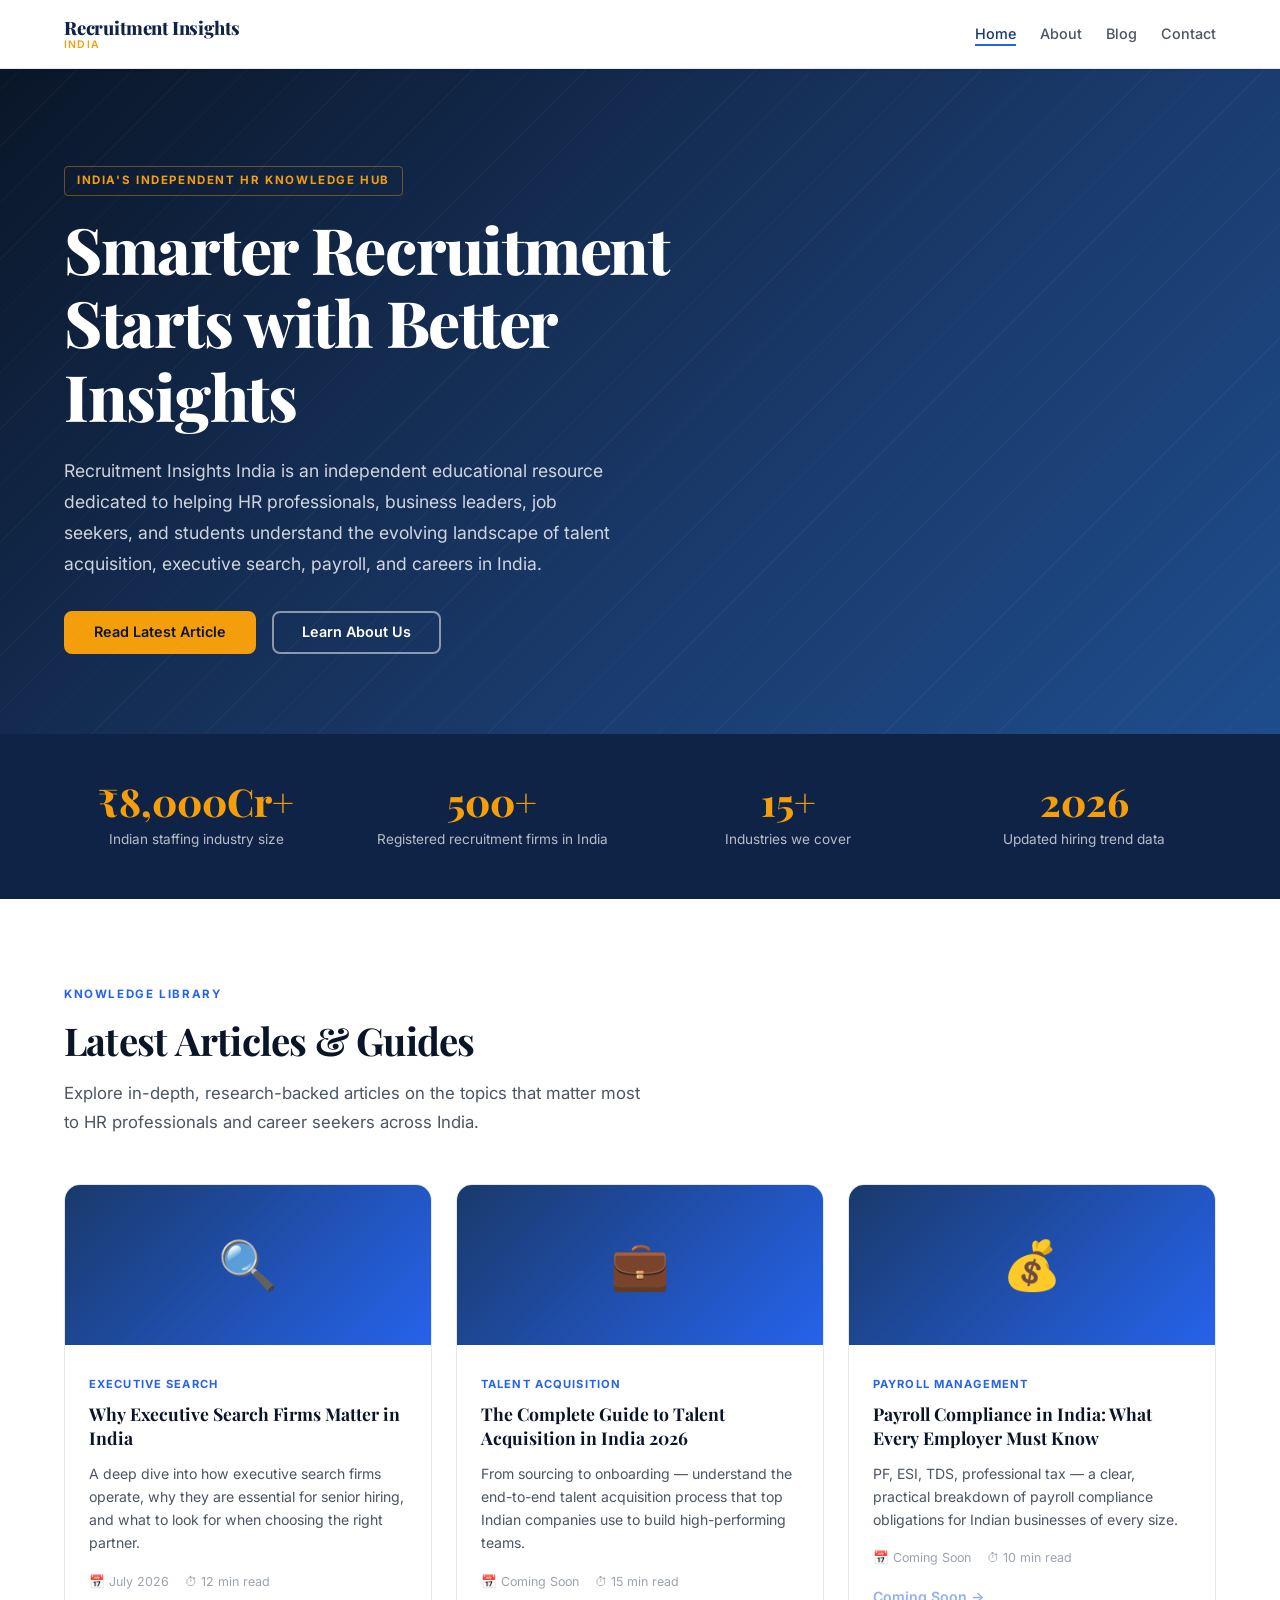
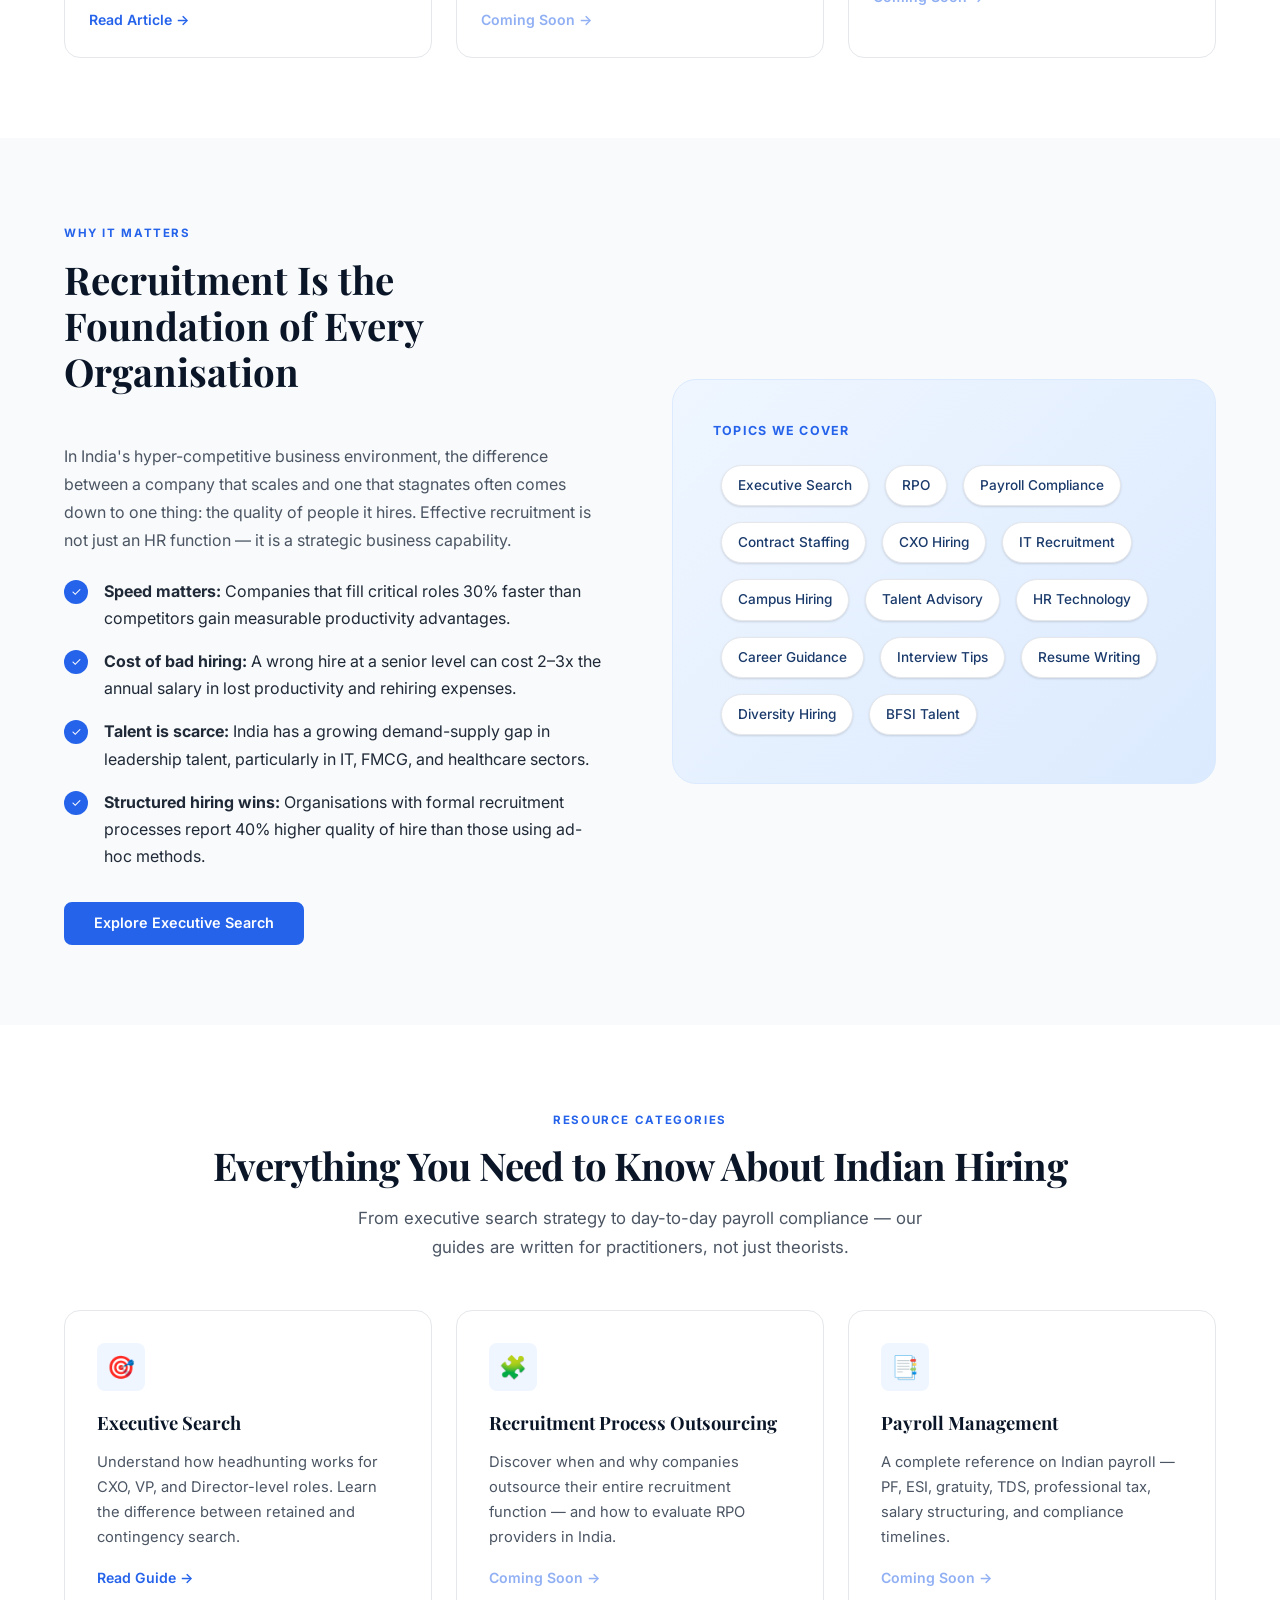
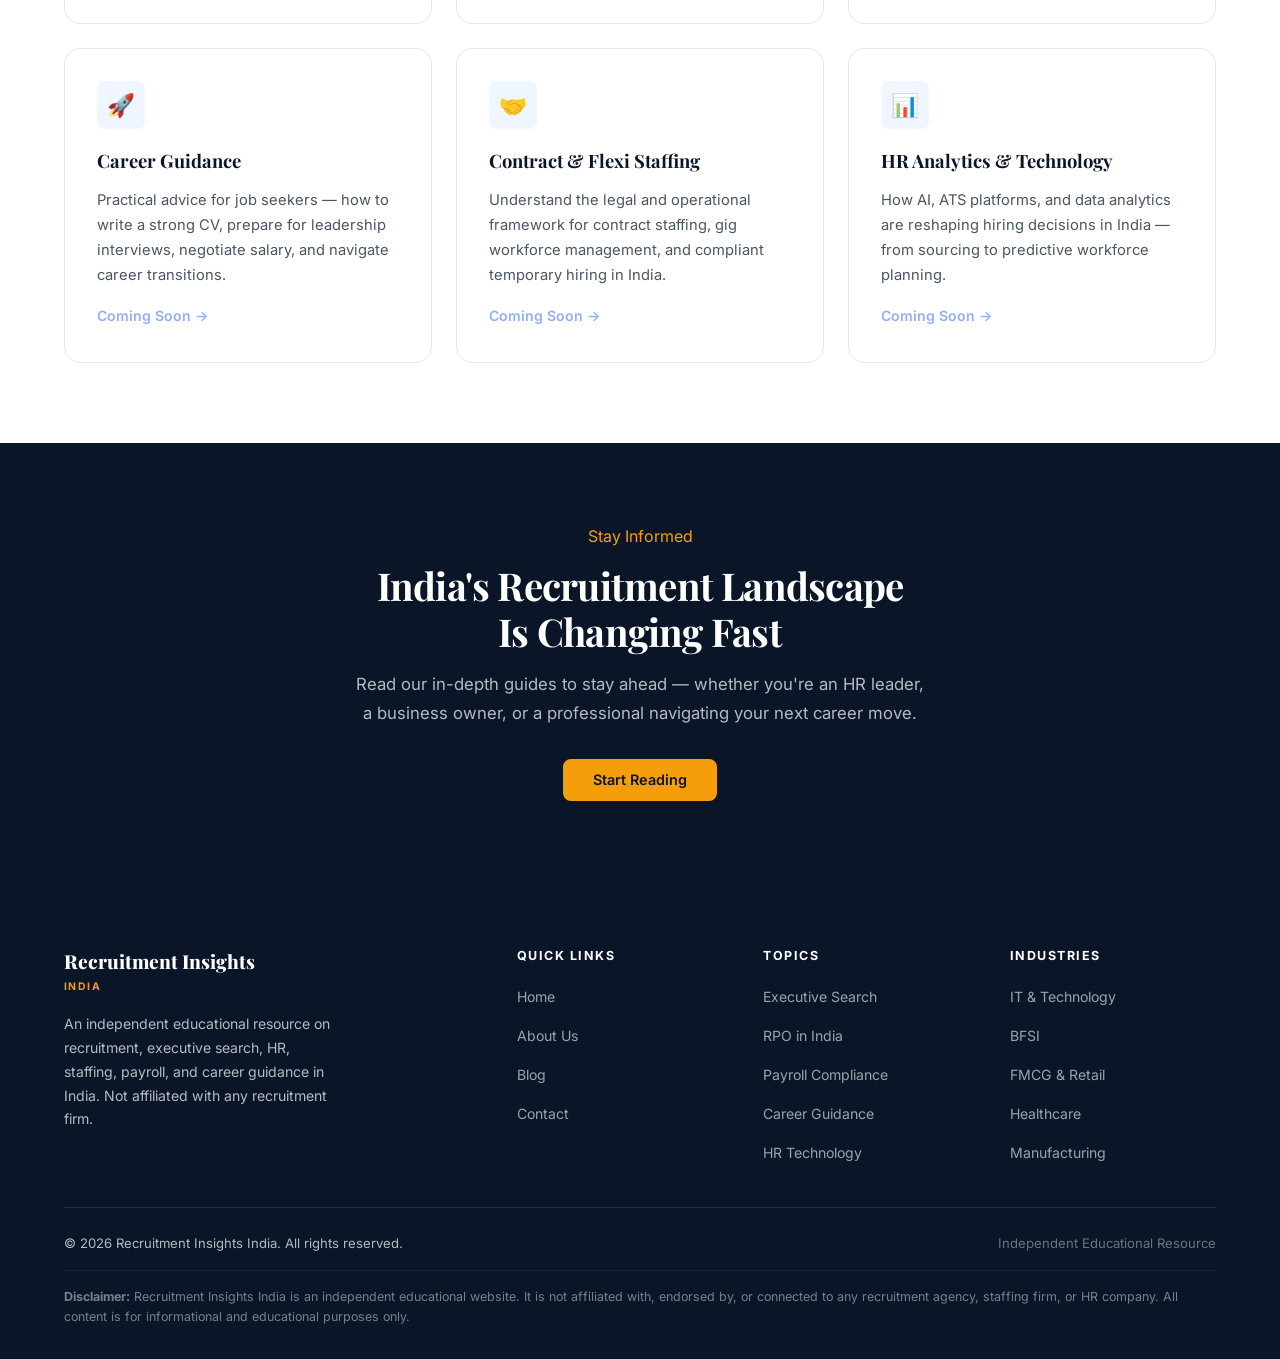
<file: index.html>
<!DOCTYPE html>
<html lang="en-IN">
<head>
  <!-- ============================================================
       Recruitment Insights India — Homepage
       An independent educational resource on HR, staffing & careers
       ============================================================ -->
  <meta charset="UTF-8" />
  <meta name="viewport" content="width=device-width, initial-scale=1.0" />

  <!-- Primary SEO -->
  <title>Recruitment Insights India | HR, Staffing & Career Guidance</title>
  <meta name="description" content="Recruitment Insights India is an independent educational resource covering executive search, talent acquisition, payroll management, HR trends, and career guidance across India." />
  <meta name="robots" content="index, follow, max-image-preview:large" />
  <link rel="canonical" href="https://recruitmentinsights.pages.dev/" />

  <!-- Open Graph -->
  <meta property="og:type"        content="website" />
  <meta property="og:url"         content="https://recruitmentinsights.pages.dev/" />
  <meta property="og:title"       content="Recruitment Insights India | HR, Staffing & Career Guidance" />
  <meta property="og:description" content="Independent educational resource covering executive search, talent acquisition, payroll management, and career guidance in India." />
  <meta property="og:image"       content="https://recruitmentinsights.pages.dev/assets/og-home.jpg" />
  <meta property="og:image:width"  content="1200" />
  <meta property="og:image:height" content="630" />
  <meta property="og:locale"      content="en_IN" />
  <meta property="og:site_name"   content="Recruitment Insights India" />

  <!-- Twitter Card -->
  <meta name="twitter:card"        content="summary_large_image" />
  <meta name="twitter:title"       content="Recruitment Insights India | HR, Staffing & Career Guidance" />
  <meta name="twitter:description" content="Independent educational resource on HR, staffing, and career guidance in India." />
  <meta name="twitter:image"       content="https://recruitmentinsights.pages.dev/assets/og-home.jpg" />

  <!-- Google Fonts -->
  <link rel="preconnect" href="https://fonts.googleapis.com" />
  <link rel="preconnect" href="https://fonts.gstatic.com" crossorigin />
  <link href="https://fonts.googleapis.com/css2?family=Playfair+Display:wght@700;800&family=Inter:wght@400;500;600;700&display=swap" rel="stylesheet" />

  <!-- Stylesheet -->
  <link rel="stylesheet" href="style.css" />

  <!-- JSON-LD: WebSite + Organization -->
  <script type="application/ld+json">
  {
    "@context": "https://schema.org",
    "@graph": [
      {
        "@type": "WebSite",
        "@id": "https://recruitmentinsights.pages.dev/#website",
        "url": "https://recruitmentinsights.pages.dev/",
        "name": "Recruitment Insights India",
        "description": "Independent educational resource on recruitment, HR, staffing and career guidance in India.",
        "inLanguage": "en-IN",
        "potentialAction": {
          "@type": "SearchAction",
          "target": "https://recruitmentinsights.pages.dev/?s={search_term_string}",
          "query-input": "required name=search_term_string"
        }
      },
      {
        "@type": "Organization",
        "@id": "https://recruitmentinsights.pages.dev/#organization",
        "name": "Recruitment Insights India",
        "url": "https://recruitmentinsights.pages.dev/",
        "logo": {
          "@type": "ImageObject",
          "url": "https://recruitmentinsights.pages.dev/assets/logo.png",
          "width": 200,
          "height": 60
        },
        "description": "An independent educational platform providing insights on Indian recruitment, executive search, HR practices, payroll management, and career development.",
        "foundingDate": "2024",
        "areaServed": "IN",
        "knowsAbout": ["Recruitment", "Executive Search", "Payroll Management", "HR", "Talent Acquisition", "Career Guidance"]
      }
    ]
  }
  </script>
</head>

<body>

  <!-- ============================================================
       SITE HEADER / NAVIGATION
       ============================================================ -->
  <header class="site-header" role="banner">
    <div class="container">
      <nav class="nav-inner" aria-label="Main navigation">
        <!-- Logo -->
        <a href="/" class="nav-logo" aria-label="Recruitment Insights India — Home">
          <span class="logo-main">Recruitment Insights</span>
          <span class="logo-sub">India</span>
        </a>

        <!-- Mobile toggle -->
        <button class="nav-toggle" aria-label="Toggle navigation" aria-expanded="false" onclick="toggleNav(this)">
          <span></span><span></span><span></span>
        </button>

        <!-- Navigation links -->
        <ul class="nav-links" id="nav-links" role="list">
          <li><a href="/" class="active" aria-current="page">Home</a></li>
          <li><a href="about.html">About</a></li>
          <li><a href="blogs/executive-search-india.html">Blog</a></li>
          <li><a href="contact.html">Contact</a></li>
        </ul>
      </nav>
    </div>
  </header>

  <main id="main-content">

    <!-- ============================================================
         HERO SECTION
         ============================================================ -->
    <section class="hero" aria-labelledby="hero-heading">
      <div class="container">
        <span class="hero-eyebrow">India's Independent HR Knowledge Hub</span>
        <h1 id="hero-heading">
          Smarter Recruitment<br />Starts with Better<br />Insights
        </h1>
        <p class="hero-subtitle">
          Recruitment Insights India is an independent educational resource dedicated to helping HR professionals, business leaders, job seekers, and students understand the evolving landscape of talent acquisition, executive search, payroll, and careers in India.
        </p>
        <div class="hero-cta-group">
          <a href="blogs/executive-search-india.html" class="btn btn-primary">
            Read Latest Article
          </a>
          <a href="about.html" class="btn btn-outline">
            Learn About Us
          </a>
        </div>
      </div>
    </section>

    <!-- ============================================================
         STATS BAND
         ============================================================ -->
    <section class="stats-band" aria-label="Key statistics about Indian recruitment industry">
      <div class="container">
        <div class="stats-grid">
          <div class="stat-item">
            <div class="stat-number">₹8,000Cr+</div>
            <div class="stat-label">Indian staffing industry size</div>
          </div>
          <div class="stat-item">
            <div class="stat-number">500+</div>
            <div class="stat-label">Registered recruitment firms in India</div>
          </div>
          <div class="stat-item">
            <div class="stat-number">15+</div>
            <div class="stat-label">Industries we cover</div>
          </div>
          <div class="stat-item">
            <div class="stat-number">2026</div>
            <div class="stat-label">Updated hiring trend data</div>
          </div>
        </div>
      </div>
    </section>

    <!-- ============================================================
         LATEST ARTICLES
         ============================================================ -->
    <section class="section" aria-labelledby="articles-heading">
      <div class="container">
        <div class="section-header">
          <span class="label">Knowledge Library</span>
          <h2 class="section-title" id="articles-heading">Latest Articles &amp; Guides</h2>
          <p class="section-subtitle">
            Explore in-depth, research-backed articles on the topics that matter most to HR professionals and career seekers across India.
          </p>
        </div>

        <div class="cards-grid">
          <!-- Article 1 — live link -->
          <article class="article-card">
            <div class="article-card-img" aria-hidden="true">🔍</div>
            <div class="article-card-body">
              <span class="article-tag">Executive Search</span>
              <h3>Why Executive Search Firms Matter in India</h3>
              <p>
                A deep dive into how executive search firms operate, why they are essential for senior hiring, and what to look for when choosing the right partner.
              </p>
              <div class="article-meta">
                <span>📅 July 2026</span>
                <span>⏱ 12 min read</span>
              </div>
              <a href="blogs/executive-search-india.html" class="card-link">Read Article</a>
            </div>
          </article>

          <!-- Article 2 — placeholder -->
          <article class="article-card">
            <div class="article-card-img" aria-hidden="true">💼</div>
            <div class="article-card-body">
              <span class="article-tag">Talent Acquisition</span>
              <h3>The Complete Guide to Talent Acquisition in India 2026</h3>
              <p>
                From sourcing to onboarding — understand the end-to-end talent acquisition process that top Indian companies use to build high-performing teams.
              </p>
              <div class="article-meta">
                <span>📅 Coming Soon</span>
                <span>⏱ 15 min read</span>
              </div>
              <span class="card-link" style="opacity:.5;pointer-events:none">Coming Soon</span>
            </div>
          </article>

          <!-- Article 3 — placeholder -->
          <article class="article-card">
            <div class="article-card-img" aria-hidden="true">💰</div>
            <div class="article-card-body">
              <span class="article-tag">Payroll Management</span>
              <h3>Payroll Compliance in India: What Every Employer Must Know</h3>
              <p>
                PF, ESI, TDS, professional tax — a clear, practical breakdown of payroll compliance obligations for Indian businesses of every size.
              </p>
              <div class="article-meta">
                <span>📅 Coming Soon</span>
                <span>⏱ 10 min read</span>
              </div>
              <span class="card-link" style="opacity:.5;pointer-events:none">Coming Soon</span>
            </div>
          </article>
        </div>
      </div>
    </section>

    <!-- ============================================================
         WHY RECRUITMENT MATTERS
         ============================================================ -->
    <section class="section section-alt" aria-labelledby="why-heading">
      <div class="container">
        <div class="why-grid">
          <div class="why-content">
            <div class="section-header">
              <span class="label">Why It Matters</span>
              <h2 id="why-heading">Recruitment Is the Foundation of Every Organisation</h2>
            </div>
            <p style="color:var(--gray-600);margin-bottom:var(--space-6);line-height:1.75">
              In India's hyper-competitive business environment, the difference between a company that scales and one that stagnates often comes down to one thing: the quality of people it hires. Effective recruitment is not just an HR function — it is a strategic business capability.
            </p>
            <ul class="why-list">
              <li>
                <span class="check" aria-hidden="true"></span>
                <span><strong>Speed matters:</strong> Companies that fill critical roles 30% faster than competitors gain measurable productivity advantages.</span>
              </li>
              <li>
                <span class="check" aria-hidden="true"></span>
                <span><strong>Cost of bad hiring:</strong> A wrong hire at a senior level can cost 2–3x the annual salary in lost productivity and rehiring expenses.</span>
              </li>
              <li>
                <span class="check" aria-hidden="true"></span>
                <span><strong>Talent is scarce:</strong> India has a growing demand-supply gap in leadership talent, particularly in IT, FMCG, and healthcare sectors.</span>
              </li>
              <li>
                <span class="check" aria-hidden="true"></span>
                <span><strong>Structured hiring wins:</strong> Organisations with formal recruitment processes report 40% higher quality of hire than those using ad-hoc methods.</span>
              </li>
            </ul>
            <a href="blogs/executive-search-india.html" class="btn btn-blue" style="margin-top:var(--space-8)">
              Explore Executive Search
            </a>
          </div>

          <div class="why-visual" aria-hidden="true">
            <p style="font-size:.78rem;font-weight:700;letter-spacing:.1em;text-transform:uppercase;color:var(--blue-500);margin-bottom:var(--space-4)">Topics We Cover</p>
            <div style="display:flex;flex-wrap:wrap">
              <span class="visual-pill">Executive Search</span>
              <span class="visual-pill">RPO</span>
              <span class="visual-pill">Payroll Compliance</span>
              <span class="visual-pill">Contract Staffing</span>
              <span class="visual-pill">CXO Hiring</span>
              <span class="visual-pill">IT Recruitment</span>
              <span class="visual-pill">Campus Hiring</span>
              <span class="visual-pill">Talent Advisory</span>
              <span class="visual-pill">HR Technology</span>
              <span class="visual-pill">Career Guidance</span>
              <span class="visual-pill">Interview Tips</span>
              <span class="visual-pill">Resume Writing</span>
              <span class="visual-pill">Diversity Hiring</span>
              <span class="visual-pill">BFSI Talent</span>
            </div>
          </div>
        </div>
      </div>
    </section>

    <!-- ============================================================
         RESOURCE CATEGORIES
         ============================================================ -->
    <section class="section" aria-labelledby="resources-heading">
      <div class="container">
        <div class="section-header text-center">
          <span class="label">Resource Categories</span>
          <h2 class="section-title" id="resources-heading">Everything You Need to Know About Indian Hiring</h2>
          <p class="section-subtitle" style="margin:0 auto">
            From executive search strategy to day-to-day payroll compliance — our guides are written for practitioners, not just theorists.
          </p>
        </div>

        <div class="cards-grid">
          <div class="card">
            <div class="card-icon" aria-hidden="true">🎯</div>
            <h3>Executive Search</h3>
            <p>Understand how headhunting works for CXO, VP, and Director-level roles. Learn the difference between retained and contingency search.</p>
            <a href="blogs/executive-search-india.html" class="card-link">Read Guide</a>
          </div>
          <div class="card">
            <div class="card-icon" aria-hidden="true">🧩</div>
            <h3>Recruitment Process Outsourcing</h3>
            <p>Discover when and why companies outsource their entire recruitment function — and how to evaluate RPO providers in India.</p>
            <span class="card-link" style="opacity:.5;cursor:default">Coming Soon</span>
          </div>
          <div class="card">
            <div class="card-icon" aria-hidden="true">📑</div>
            <h3>Payroll Management</h3>
            <p>A complete reference on Indian payroll — PF, ESI, gratuity, TDS, professional tax, salary structuring, and compliance timelines.</p>
            <span class="card-link" style="opacity:.5;cursor:default">Coming Soon</span>
          </div>
          <div class="card">
            <div class="card-icon" aria-hidden="true">🚀</div>
            <h3>Career Guidance</h3>
            <p>Practical advice for job seekers — how to write a strong CV, prepare for leadership interviews, negotiate salary, and navigate career transitions.</p>
            <span class="card-link" style="opacity:.5;cursor:default">Coming Soon</span>
          </div>
          <div class="card">
            <div class="card-icon" aria-hidden="true">🤝</div>
            <h3>Contract &amp; Flexi Staffing</h3>
            <p>Understand the legal and operational framework for contract staffing, gig workforce management, and compliant temporary hiring in India.</p>
            <span class="card-link" style="opacity:.5;cursor:default">Coming Soon</span>
          </div>
          <div class="card">
            <div class="card-icon" aria-hidden="true">📊</div>
            <h3>HR Analytics &amp; Technology</h3>
            <p>How AI, ATS platforms, and data analytics are reshaping hiring decisions in India — from sourcing to predictive workforce planning.</p>
            <span class="card-link" style="opacity:.5;cursor:default">Coming Soon</span>
          </div>
        </div>
      </div>
    </section>

    <!-- ============================================================
         NEWSLETTER / CTA BAND
         ============================================================ -->
    <section class="section section-dark" aria-labelledby="cta-heading">
      <div class="container text-center">
        <span class="label" style="color:var(--accent)">Stay Informed</span>
        <h2 class="section-title" id="cta-heading" style="color:var(--white);margin:var(--space-3) auto var(--space-4);max-width:560px">
          India's Recruitment Landscape Is Changing Fast
        </h2>
        <p class="section-subtitle" style="margin:0 auto var(--space-8)">
          Read our in-depth guides to stay ahead — whether you're an HR leader, a business owner, or a professional navigating your next career move.
        </p>
        <a href="blogs/executive-search-india.html" class="btn btn-primary">Start Reading</a>
      </div>
    </section>

  </main>

  <!-- ============================================================
       SITE FOOTER
       ============================================================ -->
  <footer class="site-footer" role="contentinfo">
    <div class="container">
      <div class="footer-grid">
        <!-- Brand -->
        <div class="footer-brand">
          <div class="logo-main">Recruitment Insights</div>
          <div class="logo-sub">India</div>
          <p>An independent educational resource on recruitment, executive search, HR, staffing, payroll, and career guidance in India. Not affiliated with any recruitment firm.</p>
        </div>

        <!-- Quick links -->
        <div class="footer-col">
          <h4>Quick Links</h4>
          <ul>
            <li><a href="/">Home</a></li>
            <li><a href="about.html">About Us</a></li>
            <li><a href="blogs/executive-search-india.html">Blog</a></li>
            <li><a href="contact.html">Contact</a></li>
          </ul>
        </div>

        <!-- Topics -->
        <div class="footer-col">
          <h4>Topics</h4>
          <ul>
            <li><a href="blogs/executive-search-india.html">Executive Search</a></li>
            <li><a href="#">RPO in India</a></li>
            <li><a href="#">Payroll Compliance</a></li>
            <li><a href="#">Career Guidance</a></li>
            <li><a href="#">HR Technology</a></li>
          </ul>
        </div>

        <!-- Industries -->
        <div class="footer-col">
          <h4>Industries</h4>
          <ul>
            <li><a href="#">IT &amp; Technology</a></li>
            <li><a href="#">BFSI</a></li>
            <li><a href="#">FMCG &amp; Retail</a></li>
            <li><a href="#">Healthcare</a></li>
            <li><a href="#">Manufacturing</a></li>
          </ul>
        </div>
      </div>

      <div class="footer-bottom">
        <span>© 2026 Recruitment Insights India. All rights reserved.</span>
        <span style="color:rgba(255,255,255,.4)">Independent Educational Resource</span>
      </div>

      <p class="footer-disclaimer">
        <strong>Disclaimer:</strong> Recruitment Insights India is an independent educational website. It is not affiliated with, endorsed by, or connected to any recruitment agency, staffing firm, or HR company. All content is for informational and educational purposes only.
      </p>
    </div>
  </footer>

  <!-- Minimal JS for mobile nav only -->
  <script>
    function toggleNav(btn) {
      var nav = document.getElementById('nav-links');
      var open = nav.classList.toggle('open');
      btn.setAttribute('aria-expanded', open);
    }
  </script>

</body>
</html>
</file>
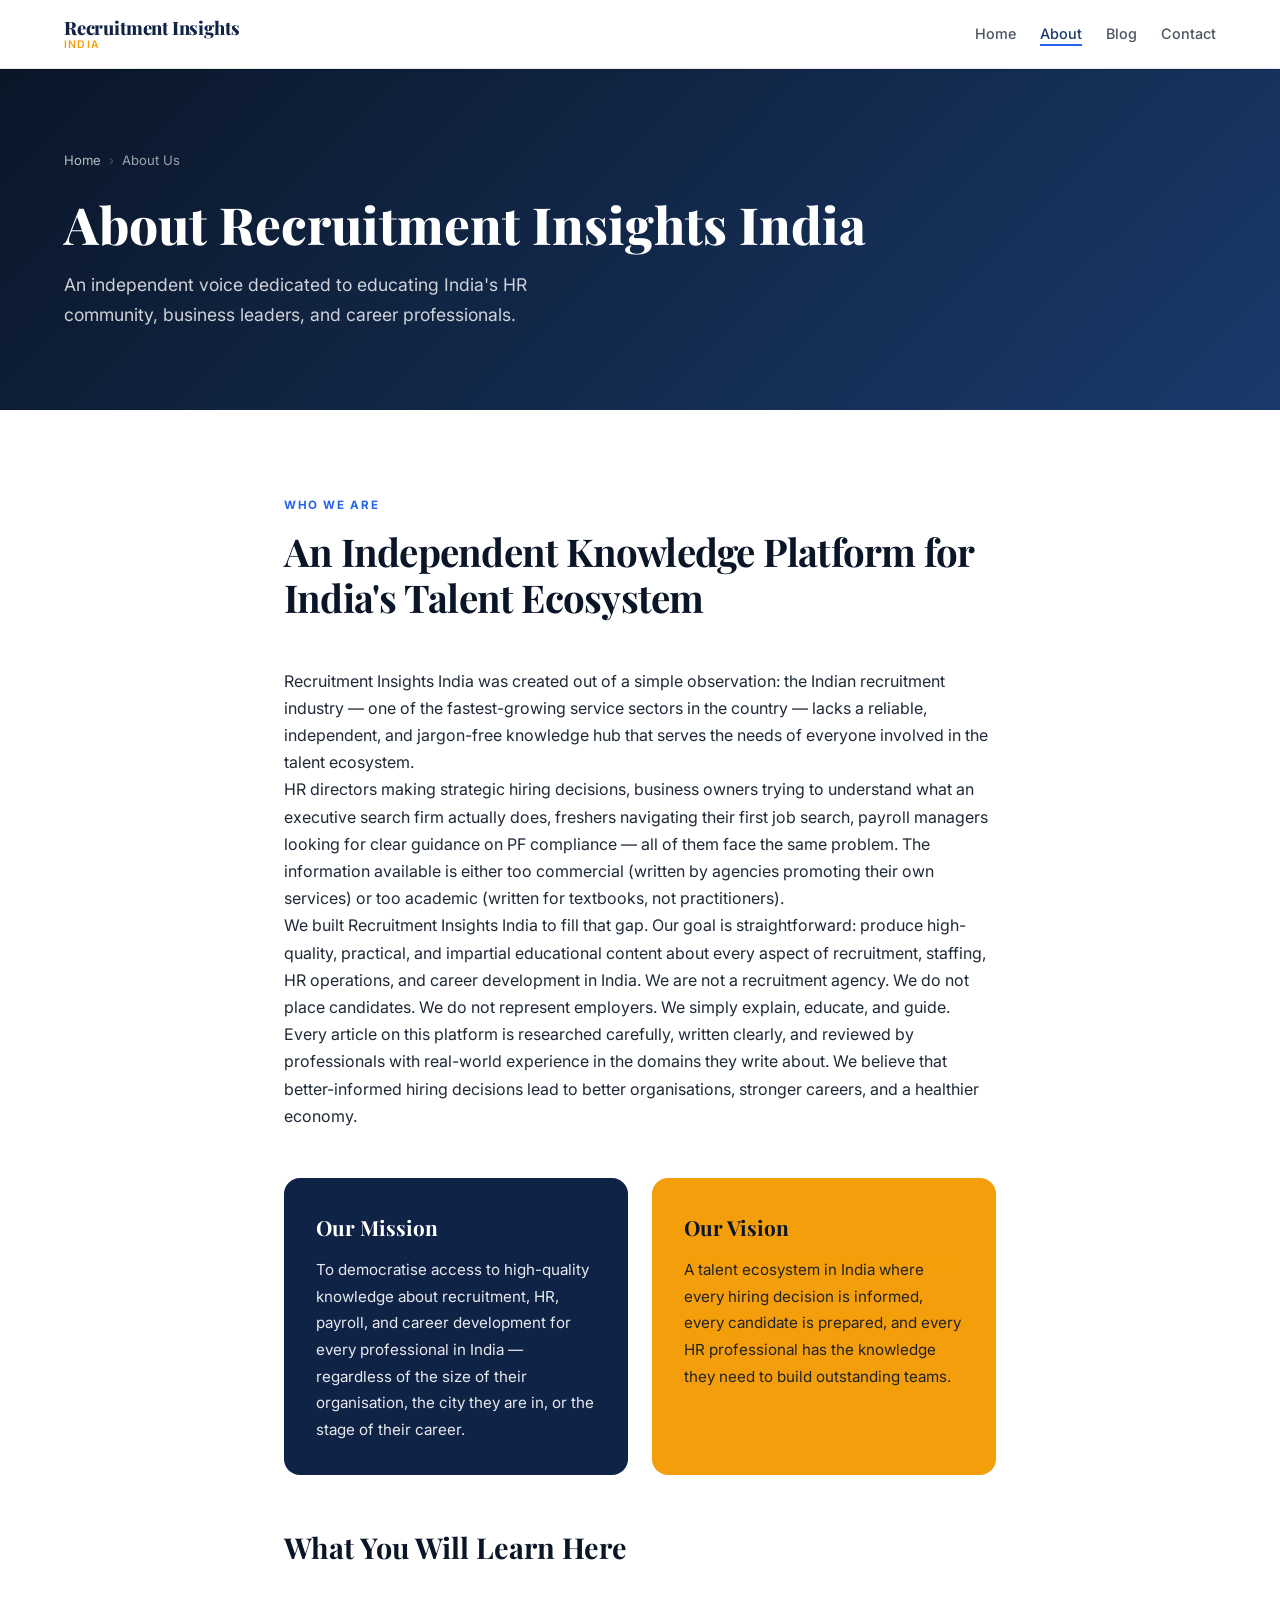
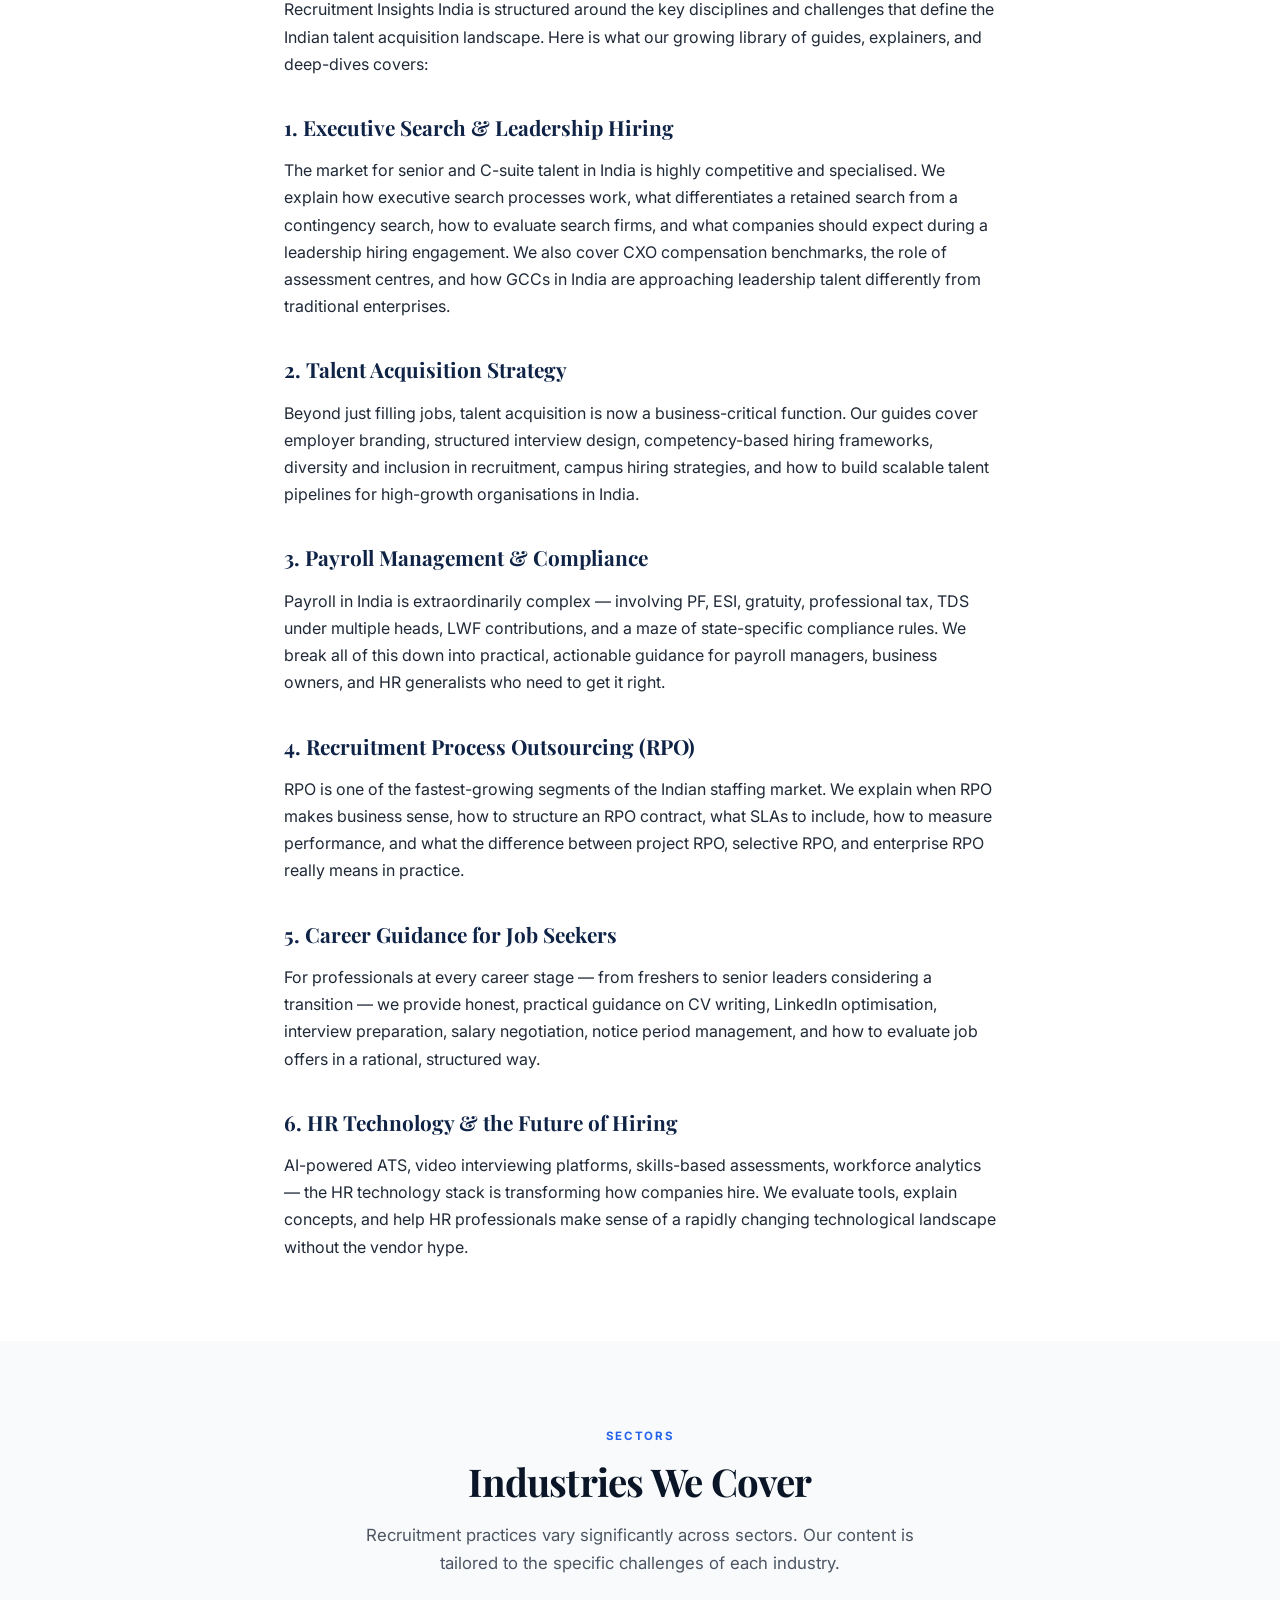
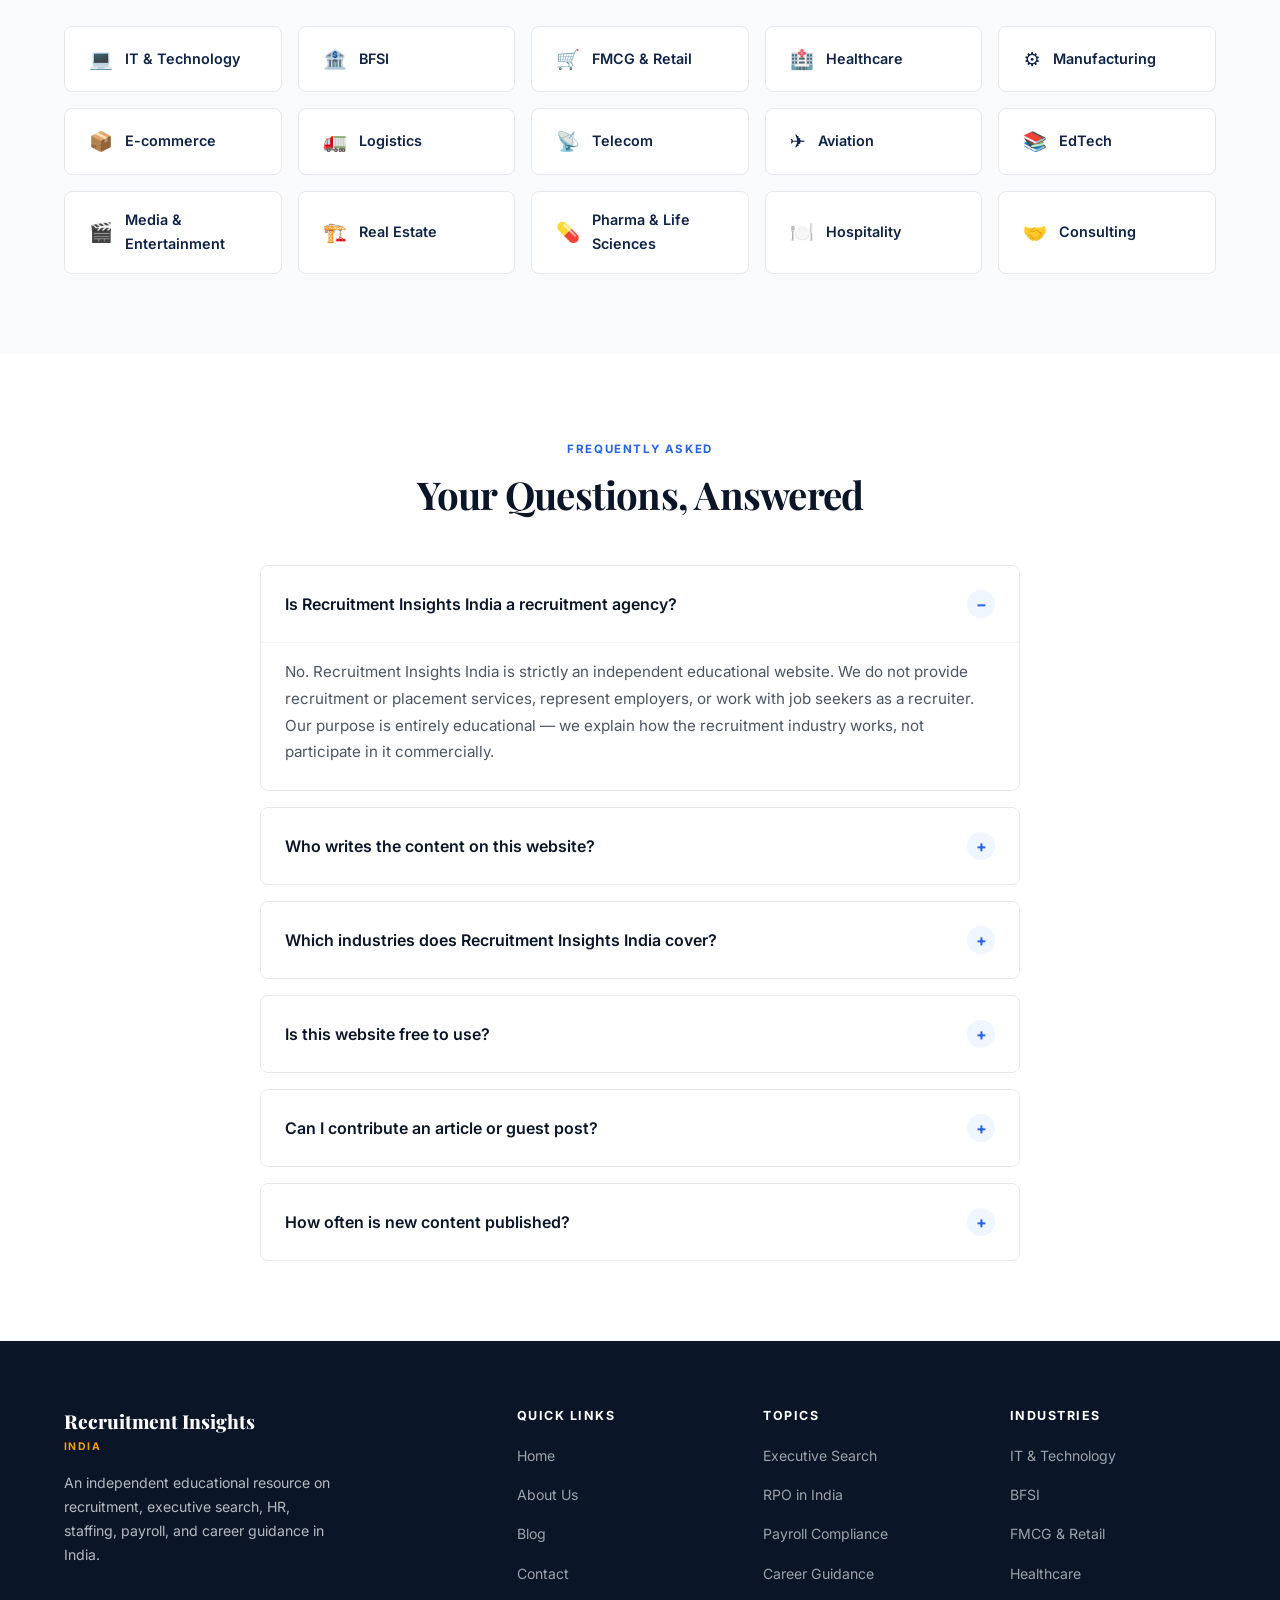
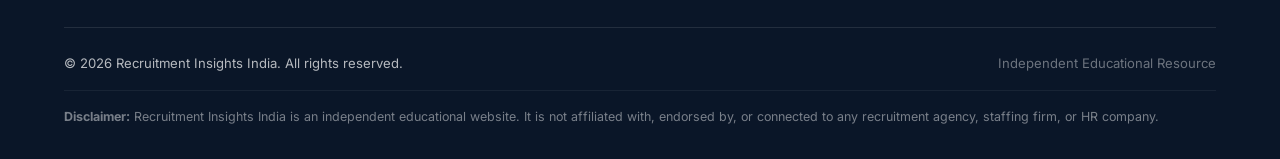
<file: about.html>
<!DOCTYPE html>
<html lang="en-IN">
<head>
  <!-- ============================================================
       Recruitment Insights India — About Page
       ============================================================ -->
  <meta charset="UTF-8" />
  <meta name="viewport" content="width=device-width, initial-scale=1.0" />

  <title>About Us | Recruitment Insights India — Our Mission &amp; Vision</title>
  <meta name="description" content="Learn about Recruitment Insights India — an independent educational platform covering executive search, talent acquisition, HR, payroll, and career guidance across Indian industries." />
  <meta name="robots" content="index, follow" />
  <link rel="canonical" href="https://recruitmentinsights.pages.dev/about.html" />

  <!-- Open Graph -->
  <meta property="og:type"        content="website" />
  <meta property="og:url"         content="https://recruitmentinsights.pages.dev/about.html" />
  <meta property="og:title"       content="About Recruitment Insights India" />
  <meta property="og:description" content="Independent educational platform covering recruitment, executive search, HR, payroll and career guidance in India." />
  <meta property="og:image"       content="https://recruitmentinsights.pages.dev/assets/og-about.jpg" />

  <!-- Twitter Card -->
  <meta name="twitter:card"        content="summary_large_image" />
  <meta name="twitter:title"       content="About Recruitment Insights India" />
  <meta name="twitter:description" content="Our mission, vision, and what you'll learn at Recruitment Insights India." />
  <meta name="twitter:image"       content="https://recruitmentinsights.pages.dev/assets/og-about.jpg" />

  <link rel="preconnect" href="https://fonts.googleapis.com" />
  <link rel="preconnect" href="https://fonts.gstatic.com" crossorigin />
  <link href="https://fonts.googleapis.com/css2?family=Playfair+Display:wght@700;800&family=Inter:wght@400;500;600;700&display=swap" rel="stylesheet" />
  <link rel="stylesheet" href="style.css" />

  <!-- JSON-LD: BreadcrumbList + AboutPage -->
  <script type="application/ld+json">
  {
    "@context": "https://schema.org",
    "@graph": [
      {
        "@type": "BreadcrumbList",
        "itemListElement": [
          {"@type":"ListItem","position":1,"name":"Home","item":"https://recruitmentinsights.pages.dev/"},
          {"@type":"ListItem","position":2,"name":"About Us","item":"https://recruitmentinsights.pages.dev/about.html"}
        ]
      },
      {
        "@type": "AboutPage",
        "@id": "https://recruitmentinsights.pages.dev/about.html",
        "url": "https://recruitmentinsights.pages.dev/about.html",
        "name": "About Recruitment Insights India",
        "description": "Learn about our mission to educate HR professionals and job seekers about India's recruitment landscape.",
        "publisher": {
          "@type": "Organization",
          "name": "Recruitment Insights India",
          "url": "https://recruitmentinsights.pages.dev/"
        }
      },
      {
        "@type": "FAQPage",
        "mainEntity": [
          {
            "@type": "Question",
            "name": "Is Recruitment Insights India a recruitment agency?",
            "acceptedAnswer": {
              "@type": "Answer",
              "text": "No. Recruitment Insights India is strictly an independent educational website. We do not provide recruitment services, place candidates, or work with employers. Our purpose is entirely educational."
            }
          },
          {
            "@type": "Question",
            "name": "Who writes the content on this website?",
            "acceptedAnswer": {
              "@type": "Answer",
              "text": "Our content is researched and written by experienced professionals with backgrounds in HR, executive search, talent acquisition, and payroll management across various Indian industries."
            }
          },
          {
            "@type": "Question",
            "name": "Which industries does Recruitment Insights India cover?",
            "acceptedAnswer": {
              "@type": "Answer",
              "text": "We cover 15+ industries including IT & Technology, BFSI, FMCG, Healthcare, Manufacturing, Retail, E-commerce, Logistics, Media, Real Estate, Telecom, EdTech, Aviation, Consulting, and Hospitality."
            }
          },
          {
            "@type": "Question",
            "name": "Is this website free to use?",
            "acceptedAnswer": {
              "@type": "Answer",
              "text": "Yes, all content on Recruitment Insights India is completely free to read. We are an educational resource supported by our readers."
            }
          },
          {
            "@type": "Question",
            "name": "Can I contribute an article or guest post?",
            "acceptedAnswer": {
              "@type": "Answer",
              "text": "We welcome contributions from experienced HR practitioners, recruitment professionals, and career coaches. Please contact us through the Contact page with your article proposal."
            }
          }
        ]
      }
    ]
  }
  </script>
</head>

<body>

  <header class="site-header" role="banner">
    <div class="container">
      <nav class="nav-inner" aria-label="Main navigation">
        <a href="/" class="nav-logo" aria-label="Recruitment Insights India — Home">
          <span class="logo-main">Recruitment Insights</span>
          <span class="logo-sub">India</span>
        </a>
        <button class="nav-toggle" aria-label="Toggle navigation" aria-expanded="false" onclick="toggleNav(this)">
          <span></span><span></span><span></span>
        </button>
        <ul class="nav-links" id="nav-links" role="list">
          <li><a href="/">Home</a></li>
          <li><a href="about.html" class="active" aria-current="page">About</a></li>
          <li><a href="blogs/executive-search-india.html">Blog</a></li>
          <li><a href="contact.html">Contact</a></li>
        </ul>
      </nav>
    </div>
  </header>

  <main id="main-content">

    <!-- Page Hero -->
    <section class="page-hero" aria-labelledby="about-heading">
      <div class="container">
        <nav class="breadcrumb" aria-label="Breadcrumb">
          <a href="/">Home</a>
          <span class="sep" aria-hidden="true">›</span>
          <span aria-current="page">About Us</span>
        </nav>
        <h1 id="about-heading">About Recruitment Insights India</h1>
        <p>An independent voice dedicated to educating India's HR community, business leaders, and career professionals.</p>
      </div>
    </section>

    <!-- ============================================================
         WHO WE ARE
         ============================================================ -->
    <section class="section" aria-labelledby="who-heading">
      <div class="prose-container">

        <div class="section-header">
          <span class="label">Who We Are</span>
          <h2 class="section-title" id="who-heading">An Independent Knowledge Platform for India's Talent Ecosystem</h2>
        </div>

        <p>
          Recruitment Insights India was created out of a simple observation: the Indian recruitment industry — one of the fastest-growing service sectors in the country — lacks a reliable, independent, and jargon-free knowledge hub that serves the needs of everyone involved in the talent ecosystem.
        </p>
        <p>
          HR directors making strategic hiring decisions, business owners trying to understand what an executive search firm actually does, freshers navigating their first job search, payroll managers looking for clear guidance on PF compliance — all of them face the same problem. The information available is either too commercial (written by agencies promoting their own services) or too academic (written for textbooks, not practitioners).
        </p>
        <p>
          We built Recruitment Insights India to fill that gap. Our goal is straightforward: produce high-quality, practical, and impartial educational content about every aspect of recruitment, staffing, HR operations, and career development in India. We are not a recruitment agency. We do not place candidates. We do not represent employers. We simply explain, educate, and guide.
        </p>
        <p>
          Every article on this platform is researched carefully, written clearly, and reviewed by professionals with real-world experience in the domains they write about. We believe that better-informed hiring decisions lead to better organisations, stronger careers, and a healthier economy.
        </p>

        <!-- Mission / Vision -->
        <div class="mv-grid mt-8">
          <div class="mv-card mission">
            <h3>Our Mission</h3>
            <p>
              To democratise access to high-quality knowledge about recruitment, HR, payroll, and career development for every professional in India — regardless of the size of their organisation, the city they are in, or the stage of their career.
            </p>
          </div>
          <div class="mv-card vision">
            <h3>Our Vision</h3>
            <p>
              A talent ecosystem in India where every hiring decision is informed, every candidate is prepared, and every HR professional has the knowledge they need to build outstanding teams.
            </p>
          </div>
        </div>

        <!-- What readers learn -->
        <h2 style="font-family:var(--font-display);font-size:1.8rem;font-weight:700;color:var(--blue-900);margin-top:var(--space-12);margin-bottom:var(--space-6)">
          What You Will Learn Here
        </h2>

        <p>
          Recruitment Insights India is structured around the key disciplines and challenges that define the Indian talent acquisition landscape. Here is what our growing library of guides, explainers, and deep-dives covers:
        </p>

        <h3 style="font-family:var(--font-display);font-size:1.3rem;font-weight:700;color:var(--blue-800);margin-top:var(--space-8);margin-bottom:var(--space-3)">1. Executive Search &amp; Leadership Hiring</h3>
        <p>
          The market for senior and C-suite talent in India is highly competitive and specialised. We explain how executive search processes work, what differentiates a retained search from a contingency search, how to evaluate search firms, and what companies should expect during a leadership hiring engagement. We also cover CXO compensation benchmarks, the role of assessment centres, and how GCCs in India are approaching leadership talent differently from traditional enterprises.
        </p>

        <h3 style="font-family:var(--font-display);font-size:1.3rem;font-weight:700;color:var(--blue-800);margin-top:var(--space-8);margin-bottom:var(--space-3)">2. Talent Acquisition Strategy</h3>
        <p>
          Beyond just filling jobs, talent acquisition is now a business-critical function. Our guides cover employer branding, structured interview design, competency-based hiring frameworks, diversity and inclusion in recruitment, campus hiring strategies, and how to build scalable talent pipelines for high-growth organisations in India.
        </p>

        <h3 style="font-family:var(--font-display);font-size:1.3rem;font-weight:700;color:var(--blue-800);margin-top:var(--space-8);margin-bottom:var(--space-3)">3. Payroll Management &amp; Compliance</h3>
        <p>
          Payroll in India is extraordinarily complex — involving PF, ESI, gratuity, professional tax, TDS under multiple heads, LWF contributions, and a maze of state-specific compliance rules. We break all of this down into practical, actionable guidance for payroll managers, business owners, and HR generalists who need to get it right.
        </p>

        <h3 style="font-family:var(--font-display);font-size:1.3rem;font-weight:700;color:var(--blue-800);margin-top:var(--space-8);margin-bottom:var(--space-3)">4. Recruitment Process Outsourcing (RPO)</h3>
        <p>
          RPO is one of the fastest-growing segments of the Indian staffing market. We explain when RPO makes business sense, how to structure an RPO contract, what SLAs to include, how to measure performance, and what the difference between project RPO, selective RPO, and enterprise RPO really means in practice.
        </p>

        <h3 style="font-family:var(--font-display);font-size:1.3rem;font-weight:700;color:var(--blue-800);margin-top:var(--space-8);margin-bottom:var(--space-3)">5. Career Guidance for Job Seekers</h3>
        <p>
          For professionals at every career stage — from freshers to senior leaders considering a transition — we provide honest, practical guidance on CV writing, LinkedIn optimisation, interview preparation, salary negotiation, notice period management, and how to evaluate job offers in a rational, structured way.
        </p>

        <h3 style="font-family:var(--font-display);font-size:1.3rem;font-weight:700;color:var(--blue-800);margin-top:var(--space-8);margin-bottom:var(--space-3)">6. HR Technology &amp; the Future of Hiring</h3>
        <p>
          AI-powered ATS, video interviewing platforms, skills-based assessments, workforce analytics — the HR technology stack is transforming how companies hire. We evaluate tools, explain concepts, and help HR professionals make sense of a rapidly changing technological landscape without the vendor hype.
        </p>
      </div>
    </section>

    <!-- ============================================================
         INDUSTRIES
         ============================================================ -->
    <section class="section section-alt" aria-labelledby="industries-heading">
      <div class="container">
        <div class="section-header text-center">
          <span class="label">Sectors</span>
          <h2 class="section-title" id="industries-heading">Industries We Cover</h2>
          <p class="section-subtitle" style="margin:0 auto">
            Recruitment practices vary significantly across sectors. Our content is tailored to the specific challenges of each industry.
          </p>
        </div>

        <div class="industries-grid mt-8">
          <div class="industry-pill"><span class="ind-icon">💻</span> IT &amp; Technology</div>
          <div class="industry-pill"><span class="ind-icon">🏦</span> BFSI</div>
          <div class="industry-pill"><span class="ind-icon">🛒</span> FMCG &amp; Retail</div>
          <div class="industry-pill"><span class="ind-icon">🏥</span> Healthcare</div>
          <div class="industry-pill"><span class="ind-icon">⚙️</span> Manufacturing</div>
          <div class="industry-pill"><span class="ind-icon">📦</span> E-commerce</div>
          <div class="industry-pill"><span class="ind-icon">🚛</span> Logistics</div>
          <div class="industry-pill"><span class="ind-icon">📡</span> Telecom</div>
          <div class="industry-pill"><span class="ind-icon">✈️</span> Aviation</div>
          <div class="industry-pill"><span class="ind-icon">📚</span> EdTech</div>
          <div class="industry-pill"><span class="ind-icon">🎬</span> Media &amp; Entertainment</div>
          <div class="industry-pill"><span class="ind-icon">🏗️</span> Real Estate</div>
          <div class="industry-pill"><span class="ind-icon">💊</span> Pharma &amp; Life Sciences</div>
          <div class="industry-pill"><span class="ind-icon">🍽️</span> Hospitality</div>
          <div class="industry-pill"><span class="ind-icon">🤝</span> Consulting</div>
        </div>
      </div>
    </section>

    <!-- ============================================================
         FAQ
         ============================================================ -->
    <section class="section" aria-labelledby="faq-heading">
      <div class="container">
        <div class="section-header text-center">
          <span class="label">Frequently Asked</span>
          <h2 class="section-title" id="faq-heading">Your Questions, Answered</h2>
        </div>

        <div class="faq-list" role="list">

          <div class="faq-item" role="listitem">
            <button class="faq-question" aria-expanded="true" onclick="toggleFaq(this)">
              Is Recruitment Insights India a recruitment agency?
              <span class="faq-icon" aria-hidden="true">−</span>
            </button>
            <div class="faq-answer">
              No. Recruitment Insights India is strictly an independent educational website. We do not provide recruitment or placement services, represent employers, or work with job seekers as a recruiter. Our purpose is entirely educational — we explain how the recruitment industry works, not participate in it commercially.
            </div>
          </div>

          <div class="faq-item" role="listitem">
            <button class="faq-question" aria-expanded="false" onclick="toggleFaq(this)">
              Who writes the content on this website?
              <span class="faq-icon" aria-hidden="true">+</span>
            </button>
            <div class="faq-answer" hidden>
              Our articles are researched and written by professionals with firsthand experience in HR, executive search, talent acquisition, payroll management, and career coaching across various Indian industries. All content is reviewed for accuracy and relevance before publication.
            </div>
          </div>

          <div class="faq-item" role="listitem">
            <button class="faq-question" aria-expanded="false" onclick="toggleFaq(this)">
              Which industries does Recruitment Insights India cover?
              <span class="faq-icon" aria-hidden="true">+</span>
            </button>
            <div class="faq-answer" hidden>
              We cover 15+ industries including IT &amp; Technology, BFSI, FMCG, Healthcare, Manufacturing, Retail, E-commerce, Logistics, Media, Real Estate, Telecom, EdTech, Aviation, Consulting, and Hospitality. Industry-specific hiring challenges and best practices are a core part of our content strategy.
            </div>
          </div>

          <div class="faq-item" role="listitem">
            <button class="faq-question" aria-expanded="false" onclick="toggleFaq(this)">
              Is this website free to use?
              <span class="faq-icon" aria-hidden="true">+</span>
            </button>
            <div class="faq-answer" hidden>
              Yes, all content on Recruitment Insights India is completely free to read. There are no paywalls, no subscription fees, and no registration requirements. We believe access to quality HR knowledge should be open to everyone.
            </div>
          </div>

          <div class="faq-item" role="listitem">
            <button class="faq-question" aria-expanded="false" onclick="toggleFaq(this)">
              Can I contribute an article or guest post?
              <span class="faq-icon" aria-hidden="true">+</span>
            </button>
            <div class="faq-answer" hidden>
              We welcome contributions from experienced HR practitioners, recruitment professionals, payroll specialists, and career coaches. Please visit our Contact page and share a brief proposal outlining your topic, your background, and a sample of your writing. We review all submissions carefully.
            </div>
          </div>

          <div class="faq-item" role="listitem">
            <button class="faq-question" aria-expanded="false" onclick="toggleFaq(this)">
              How often is new content published?
              <span class="faq-icon" aria-hidden="true">+</span>
            </button>
            <div class="faq-answer" hidden>
              We prioritise depth over volume. Each guide is extensively researched and written to remain accurate and relevant for an extended period. We aim to publish 2–4 new guides per month, with regular updates to existing content as the industry evolves.
            </div>
          </div>

        </div>
      </div>
    </section>

  </main>

  <footer class="site-footer" role="contentinfo">
    <div class="container">
      <div class="footer-grid">
        <div class="footer-brand">
          <div class="logo-main">Recruitment Insights</div>
          <div class="logo-sub">India</div>
          <p>An independent educational resource on recruitment, executive search, HR, staffing, payroll, and career guidance in India.</p>
        </div>
        <div class="footer-col">
          <h4>Quick Links</h4>
          <ul>
            <li><a href="/">Home</a></li>
            <li><a href="about.html">About Us</a></li>
            <li><a href="blogs/executive-search-india.html">Blog</a></li>
            <li><a href="contact.html">Contact</a></li>
          </ul>
        </div>
        <div class="footer-col">
          <h4>Topics</h4>
          <ul>
            <li><a href="blogs/executive-search-india.html">Executive Search</a></li>
            <li><a href="#">RPO in India</a></li>
            <li><a href="#">Payroll Compliance</a></li>
            <li><a href="#">Career Guidance</a></li>
          </ul>
        </div>
        <div class="footer-col">
          <h4>Industries</h4>
          <ul>
            <li><a href="#">IT &amp; Technology</a></li>
            <li><a href="#">BFSI</a></li>
            <li><a href="#">FMCG &amp; Retail</a></li>
            <li><a href="#">Healthcare</a></li>
          </ul>
        </div>
      </div>
      <div class="footer-bottom">
        <span>© 2026 Recruitment Insights India. All rights reserved.</span>
        <span style="color:rgba(255,255,255,.4)">Independent Educational Resource</span>
      </div>
      <p class="footer-disclaimer">
        <strong>Disclaimer:</strong> Recruitment Insights India is an independent educational website. It is not affiliated with, endorsed by, or connected to any recruitment agency, staffing firm, or HR company.
      </p>
    </div>
  </footer>

  <script>
    function toggleNav(btn) {
      var nav = document.getElementById('nav-links');
      var open = nav.classList.toggle('open');
      btn.setAttribute('aria-expanded', open);
    }
    function toggleFaq(btn) {
      var answer = btn.nextElementSibling;
      var icon = btn.querySelector('.faq-icon');
      var isOpen = btn.getAttribute('aria-expanded') === 'true';
      btn.setAttribute('aria-expanded', !isOpen);
      if (isOpen) { answer.hidden = true; icon.textContent = '+'; }
      else { answer.hidden = false; icon.textContent = '−'; }
    }
  </script>
</body>
</html>
</file>
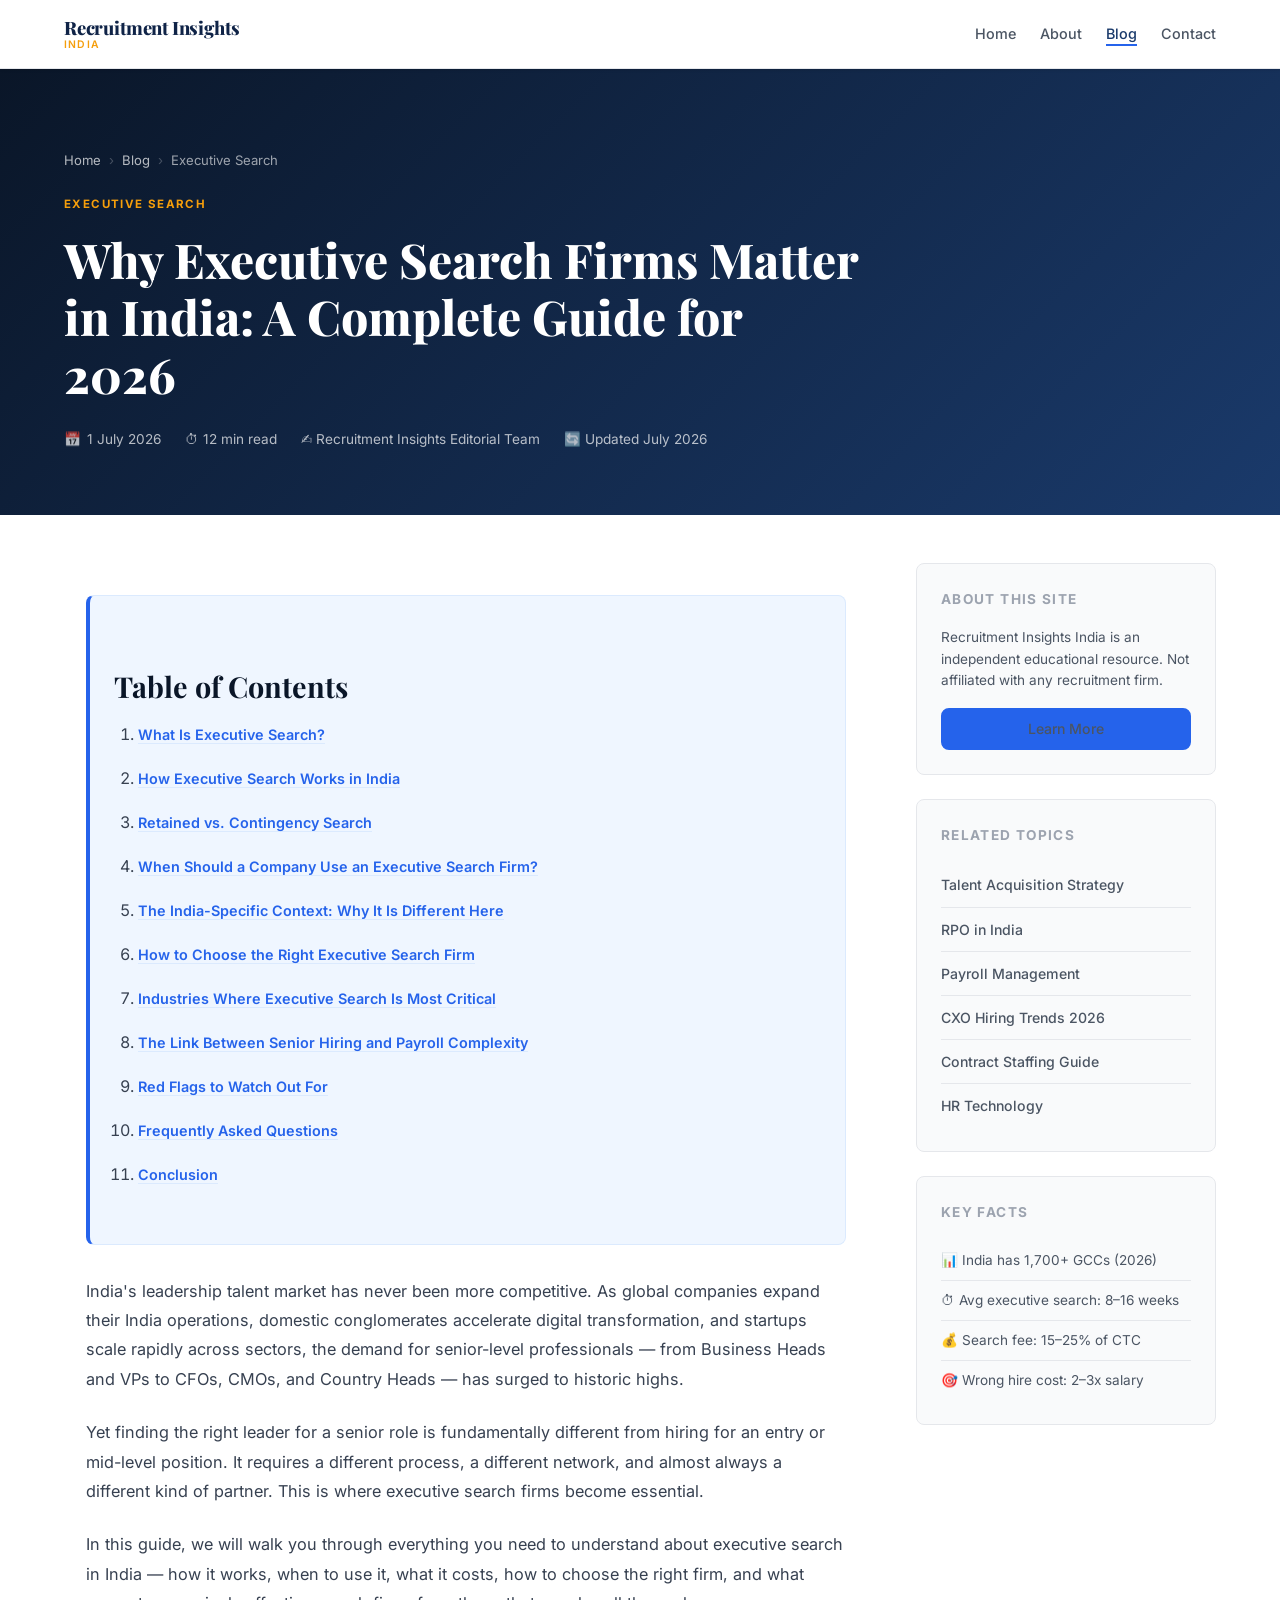
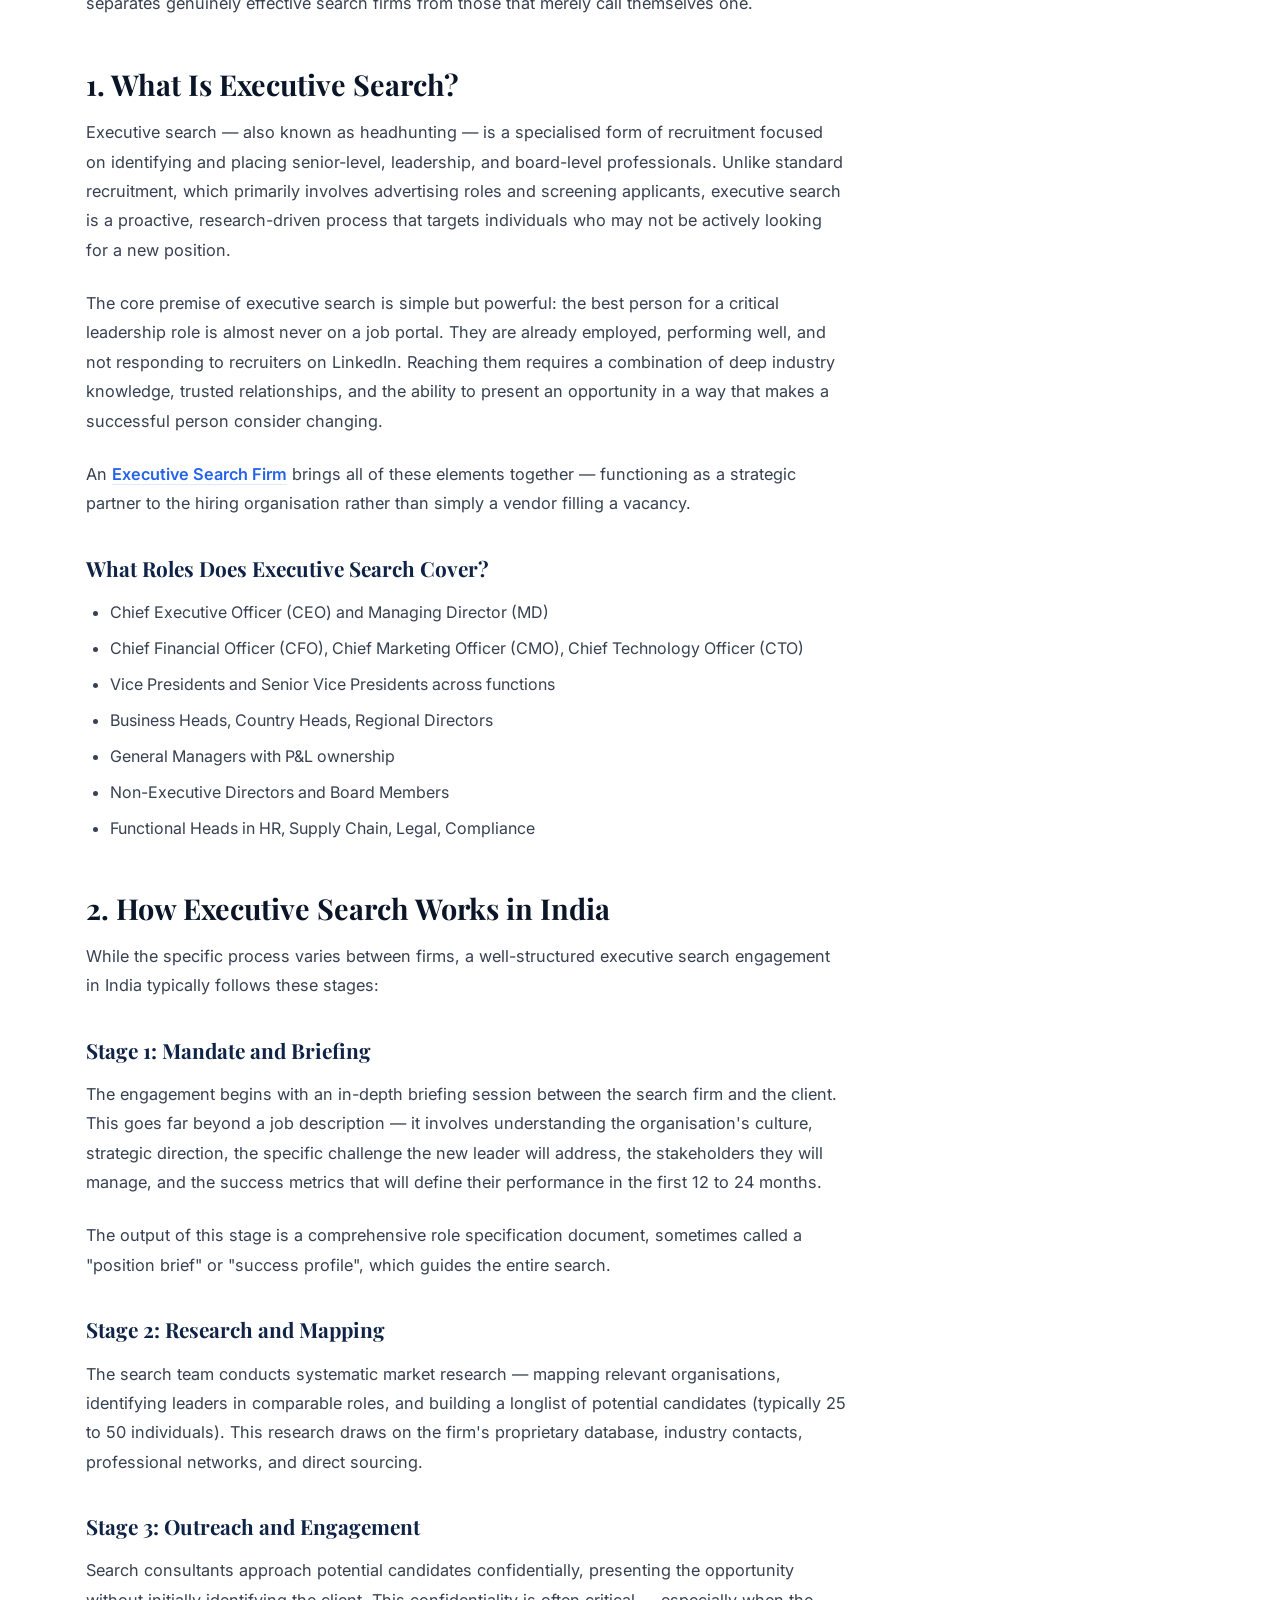
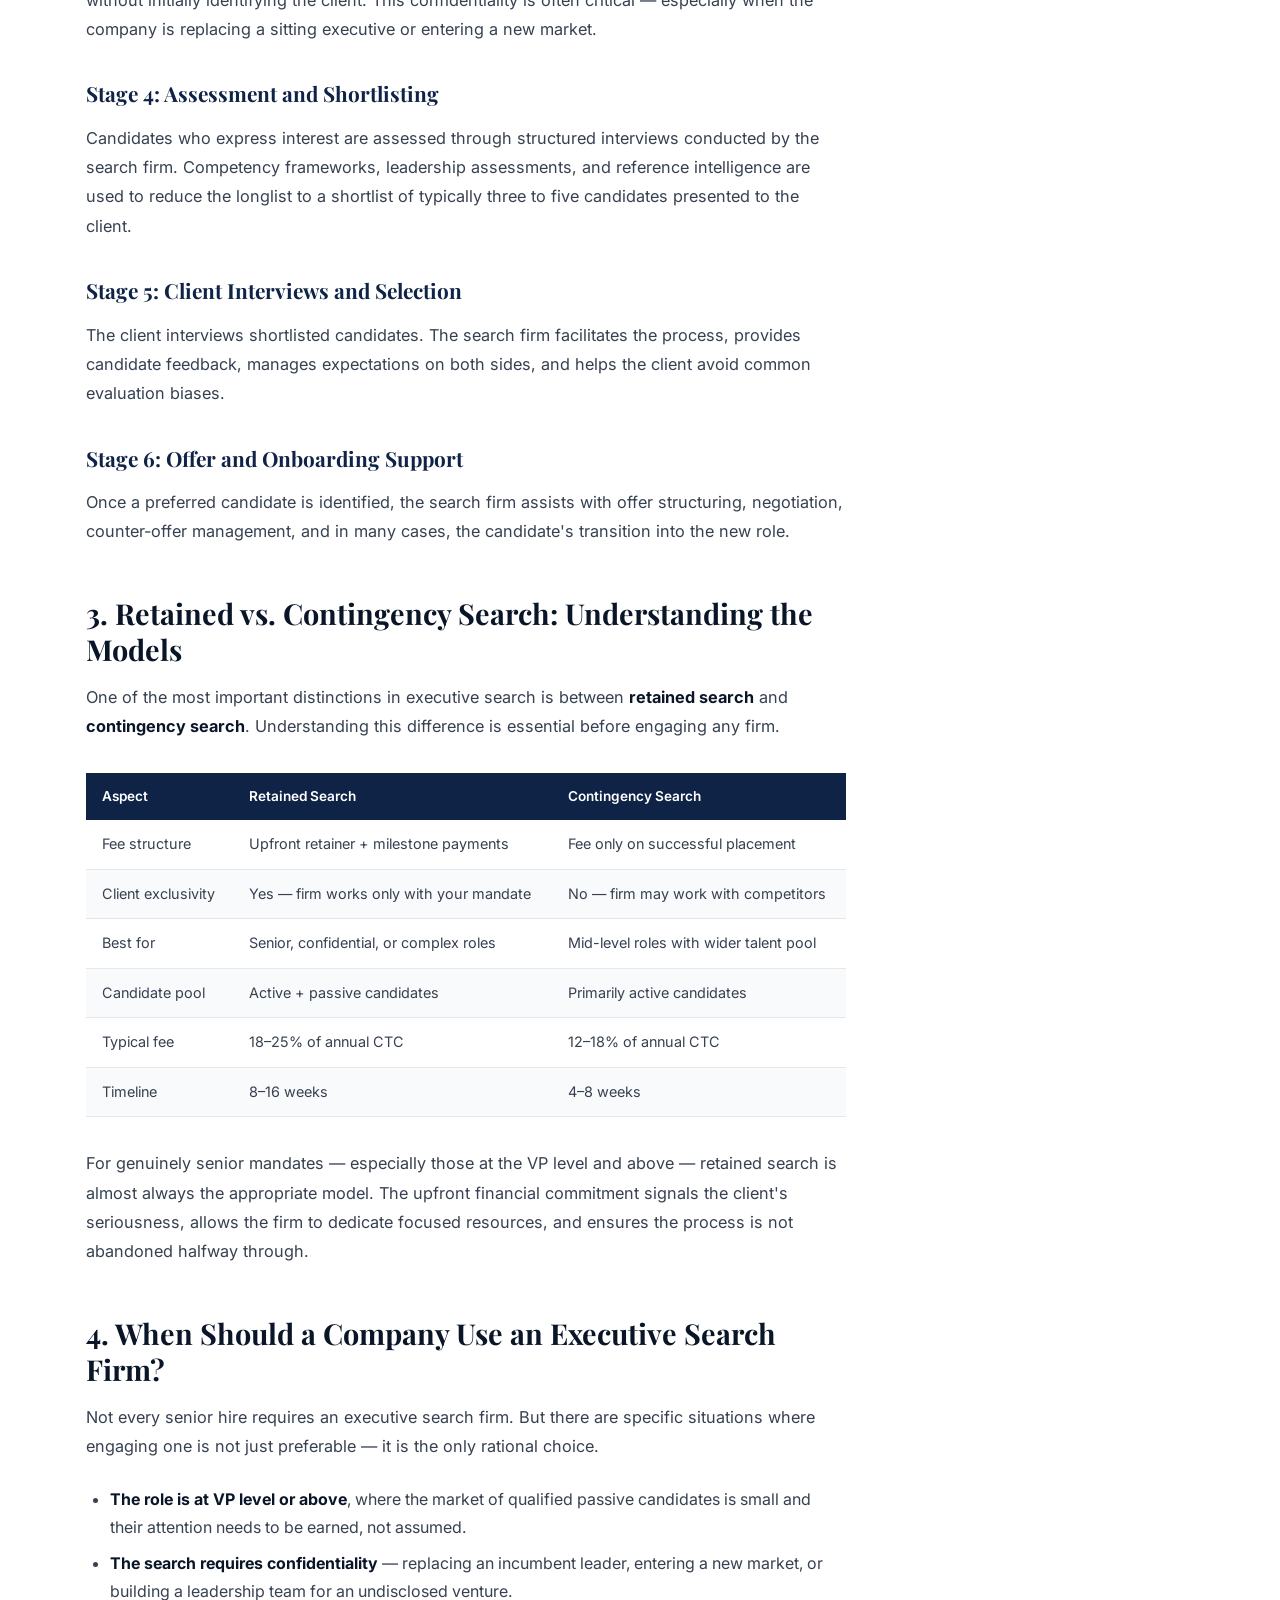
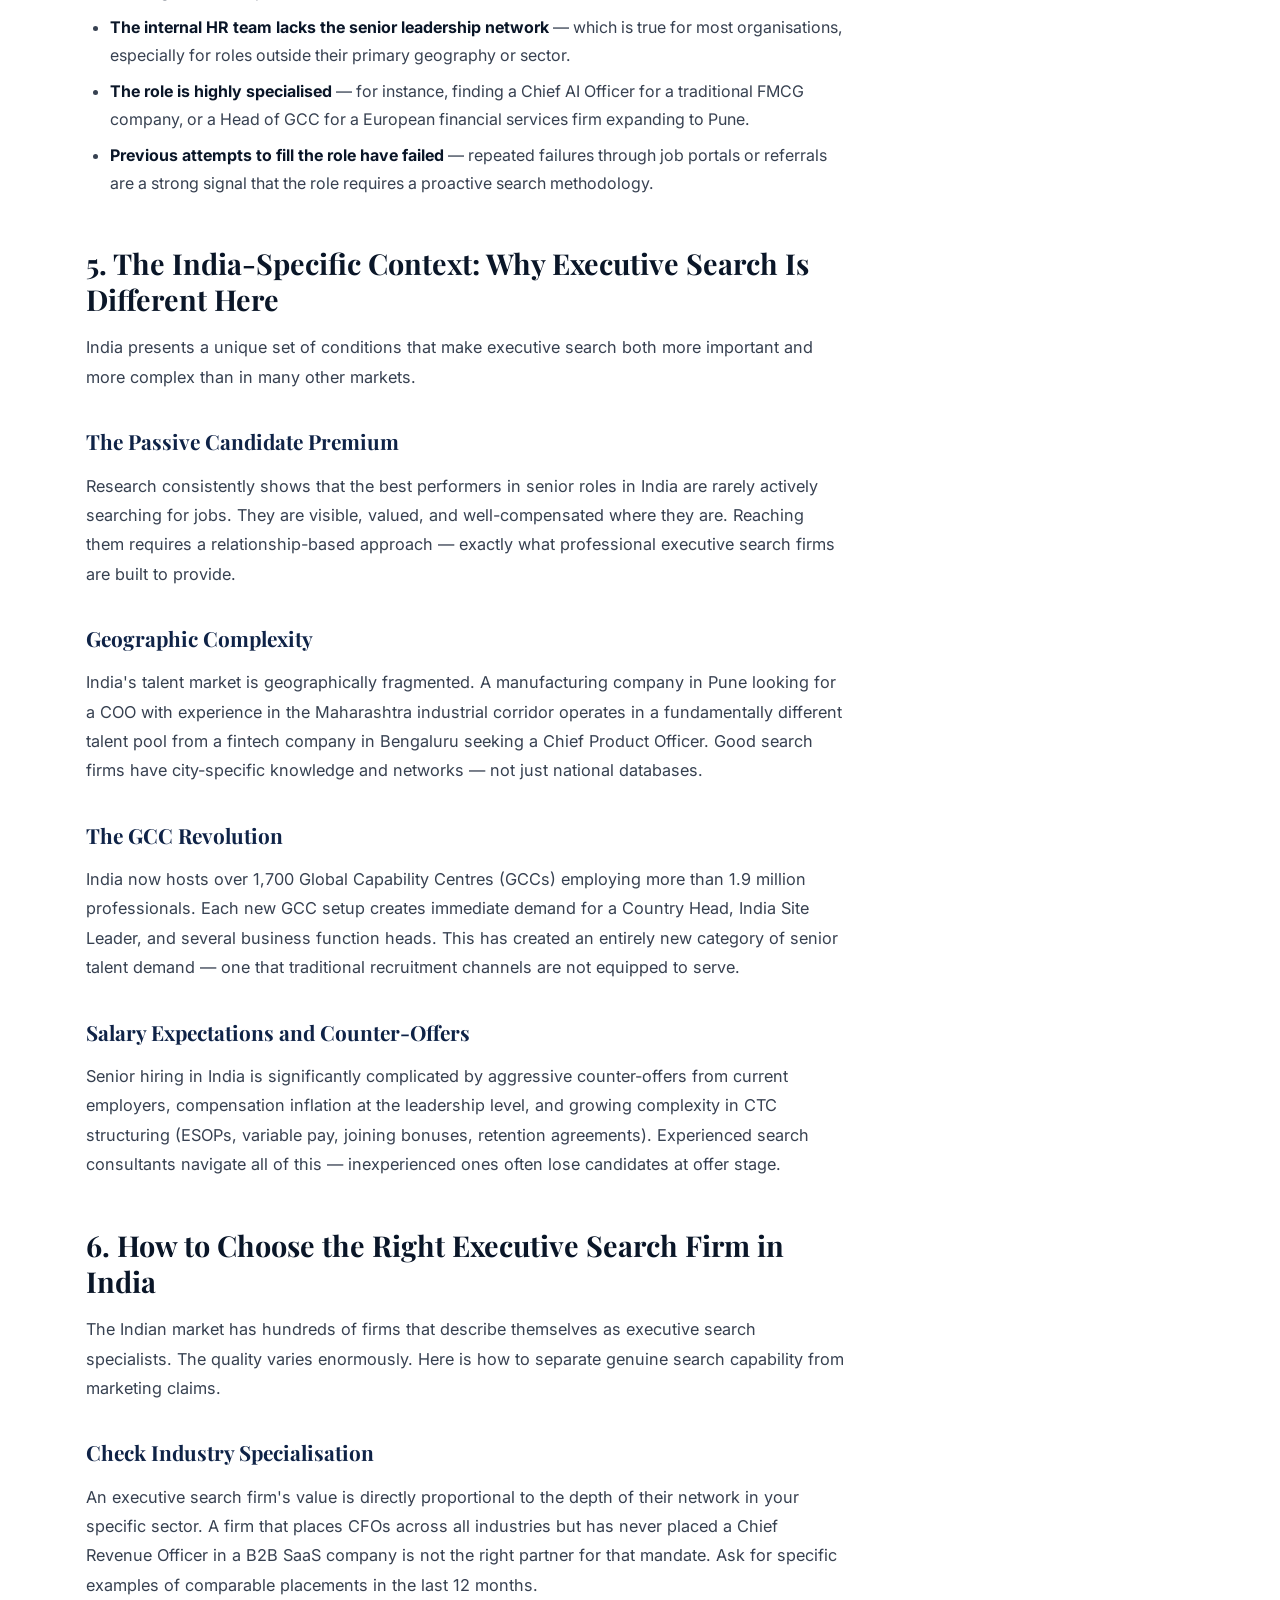
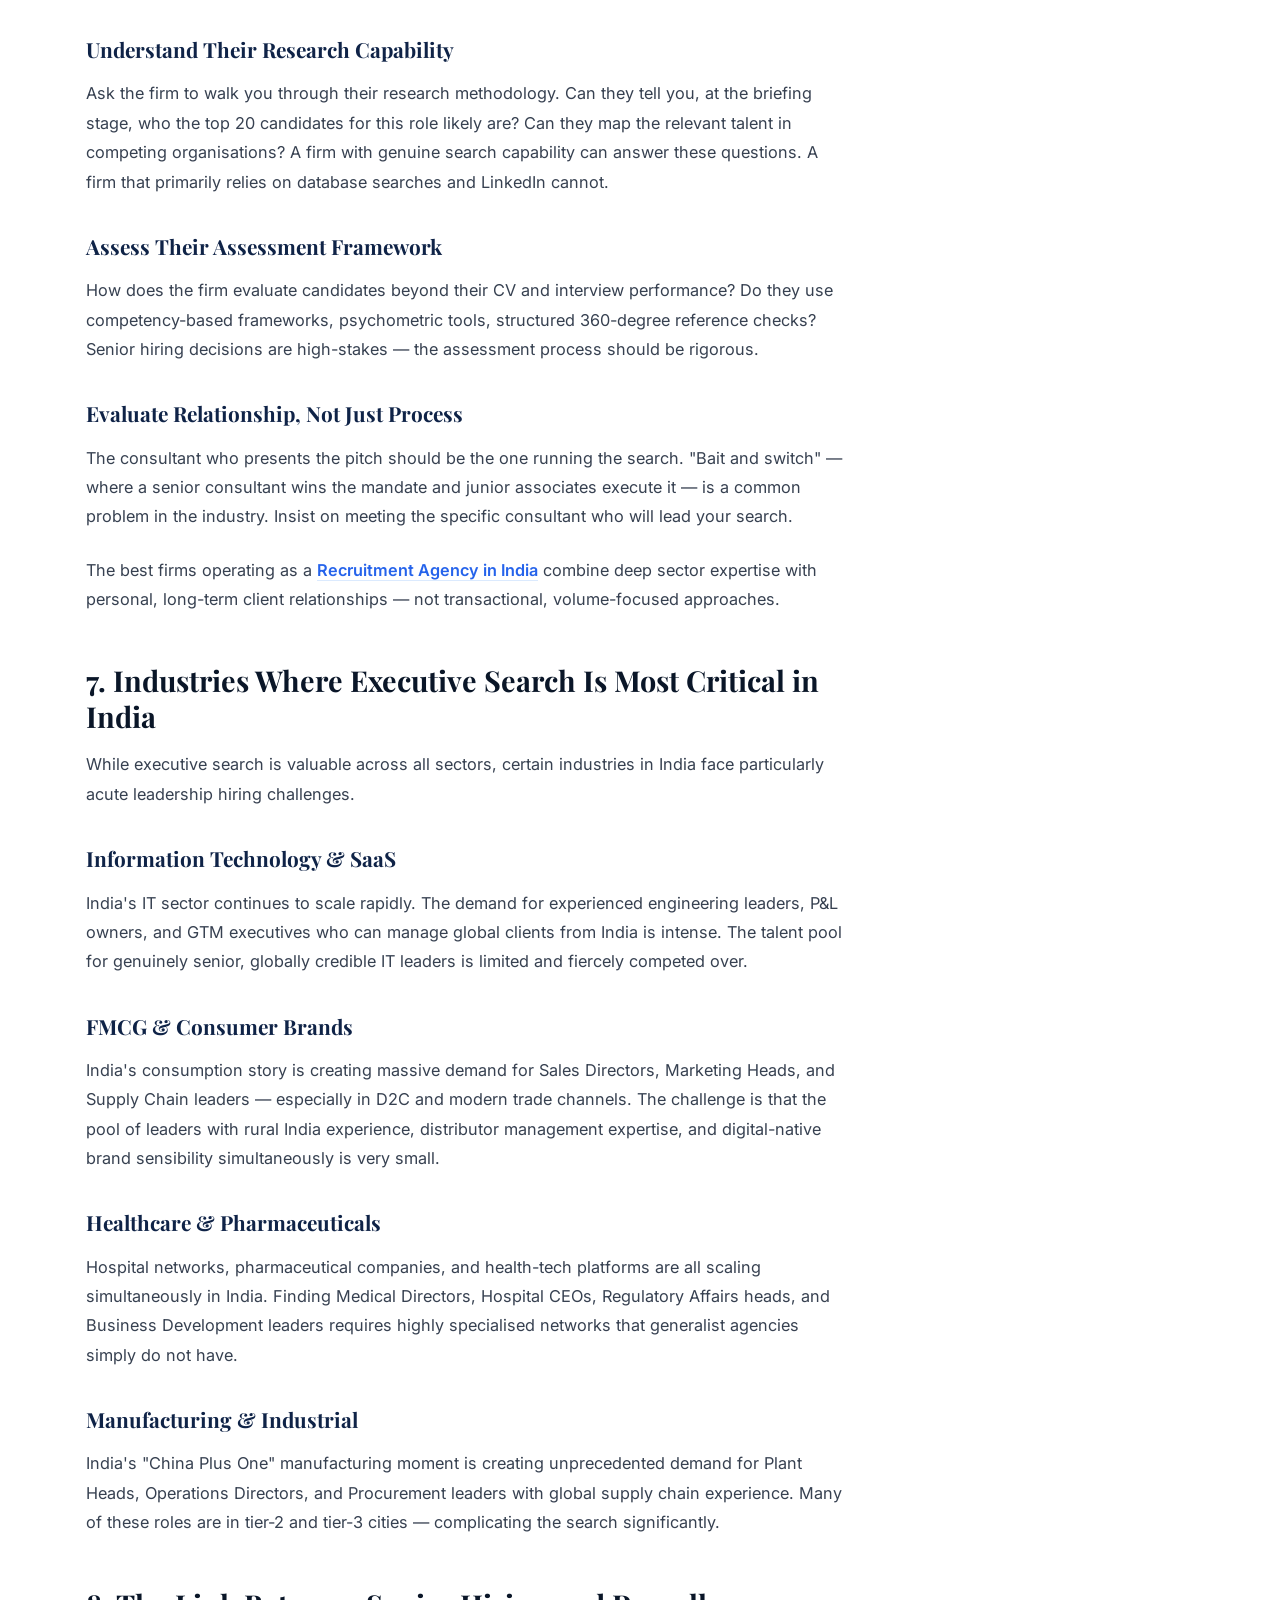
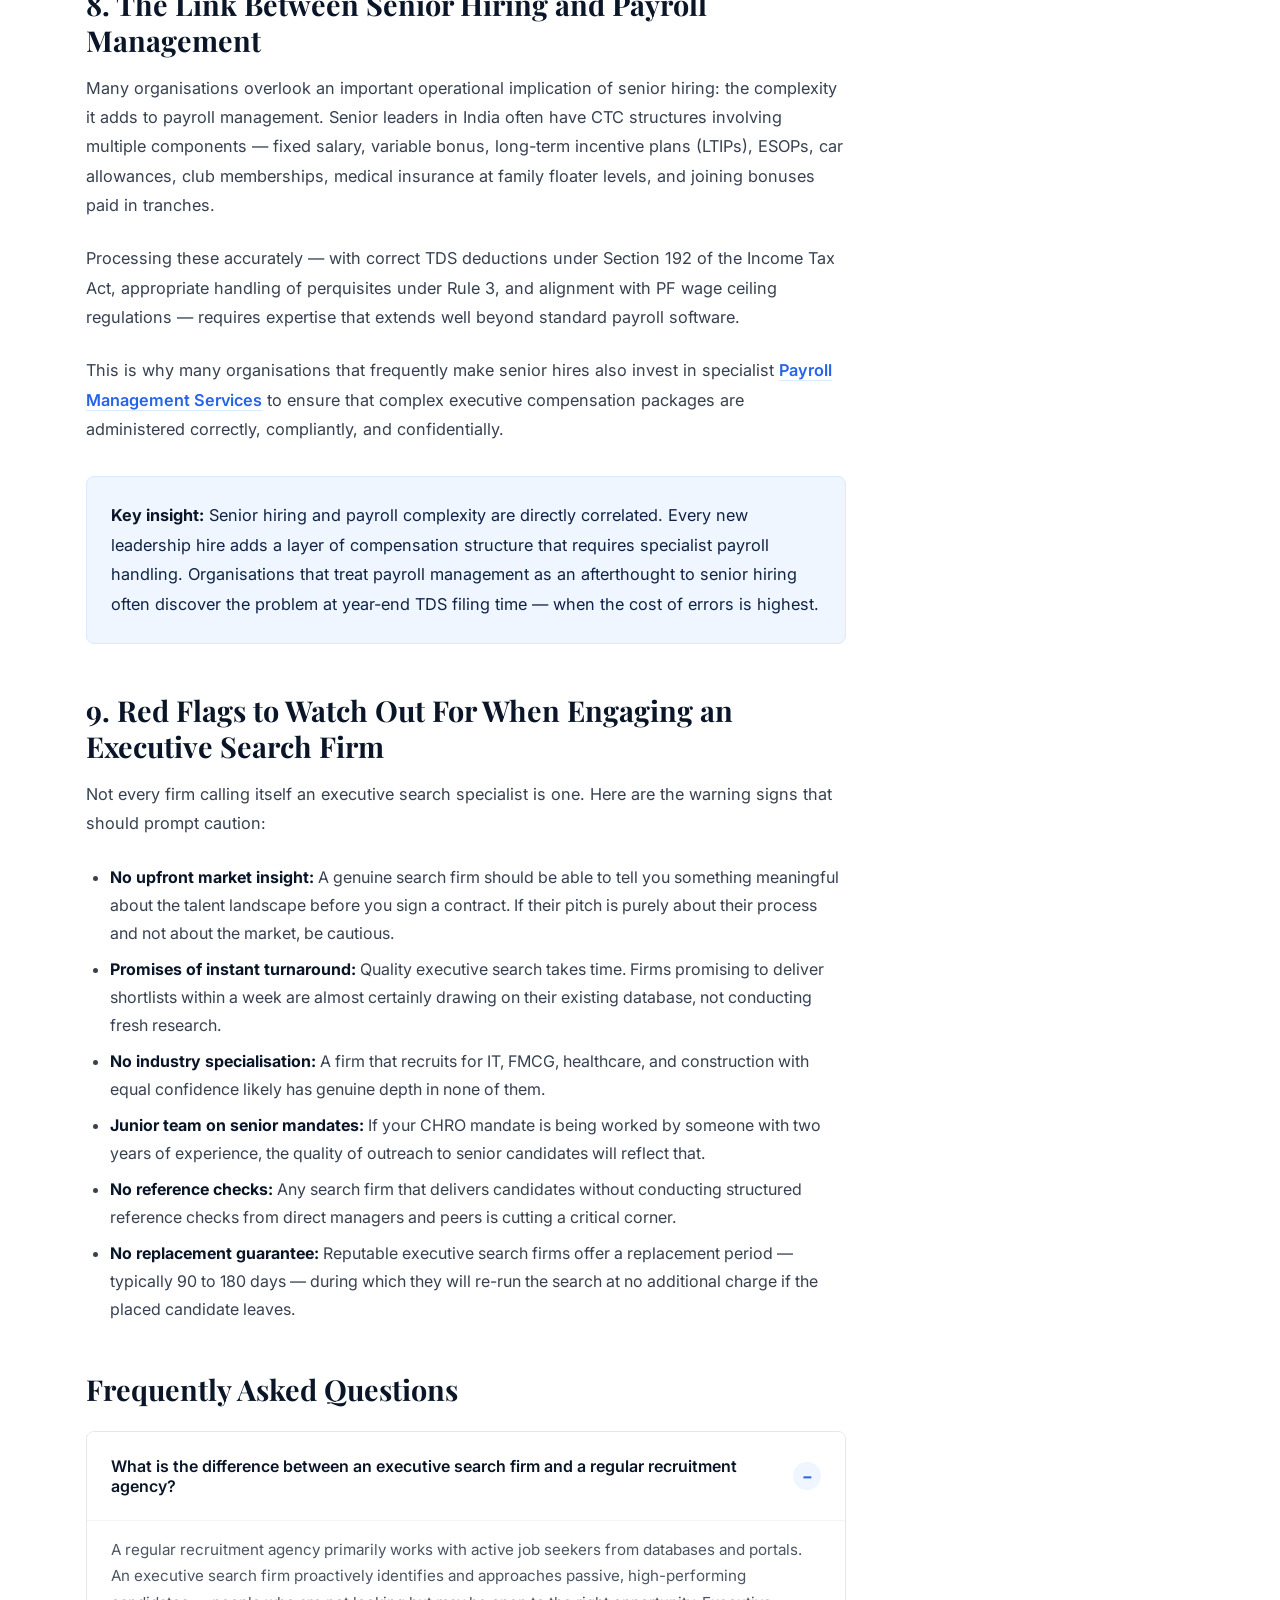
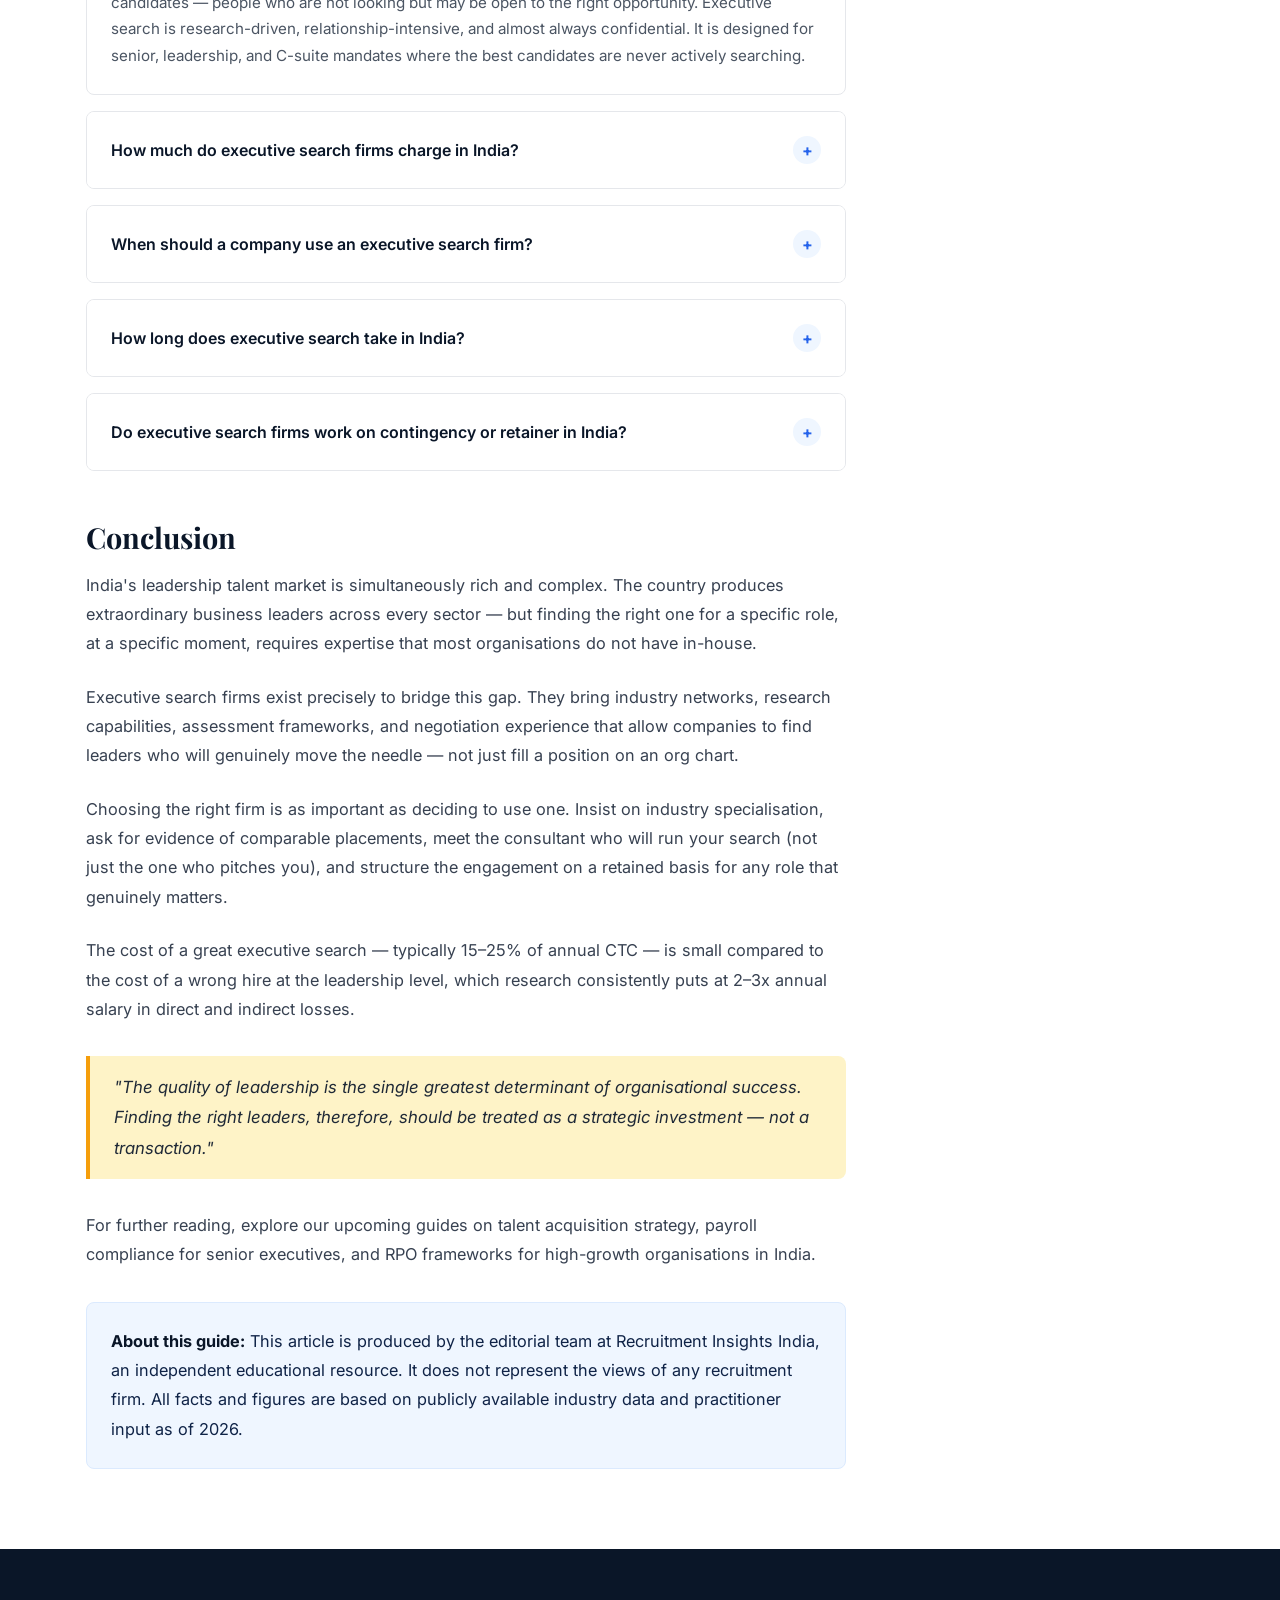
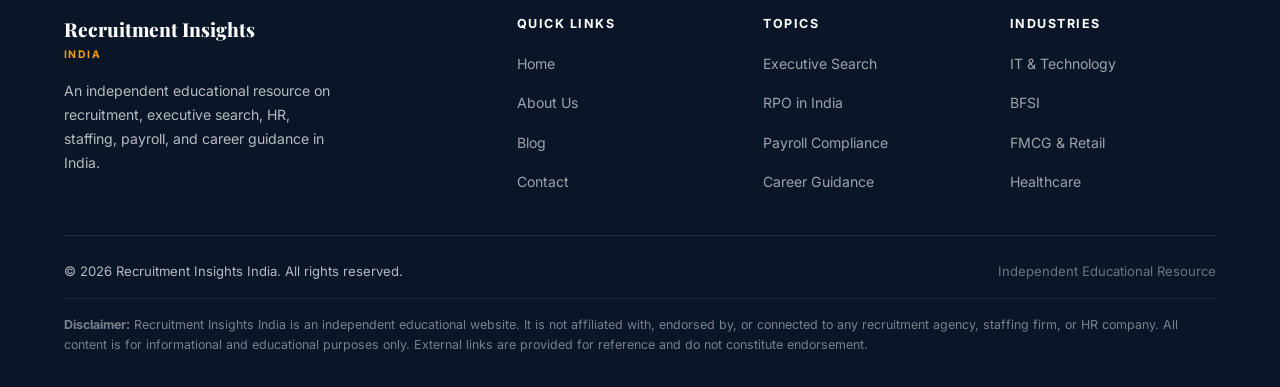
<file: blog.html>
<!DOCTYPE html>
<html lang="en-IN">
<head>
  <!-- ============================================================
       Recruitment Insights India — Blog: Why Executive Search Firms Matter in India
       2000+ words | SEO-optimised | 3 contextual outbound links
       ============================================================ -->
  <meta charset="UTF-8" />
  <meta name="viewport" content="width=device-width, initial-scale=1.0" />

  <title>Why Executive Search Firms Matter in India | Recruitment Insights India</title>
  <meta name="description" content="A comprehensive guide to executive search firms in India — how they work, when to use them, how to choose one, and why they are essential for senior-level hiring in 2026." />
  <meta name="robots" content="index, follow, max-image-preview:large" />
  <link rel="canonical" href="https://recruitmentinsights.pages.dev/blogs/executive-search-india.html" />

  <!-- Open Graph -->
  <meta property="og:type"        content="article" />
  <meta property="og:url"         content="https://recruitmentinsights.pages.dev/blogs/executive-search-india.html" />
  <meta property="og:title"       content="Why Executive Search Firms Matter in India" />
  <meta property="og:description" content="How executive search firms work, when to use them, and how to choose the right one for senior hiring in India." />
  <meta property="og:image"       content="https://recruitmentinsights.pages.dev/assets/og-executive-search.jpg" />
  <meta property="og:image:alt"   content="Executive search firms in India — an in-depth guide" />
  <meta property="article:published_time" content="2026-07-01T09:00:00+05:30" />
  <meta property="article:modified_time"  content="2026-07-15T10:00:00+05:30" />
  <meta property="article:section"        content="Executive Search" />

  <!-- Twitter Card -->
  <meta name="twitter:card"        content="summary_large_image" />
  <meta name="twitter:title"       content="Why Executive Search Firms Matter in India" />
  <meta name="twitter:description" content="How executive search firms work, when to use them, and how to choose the right one for senior hiring in India." />
  <meta name="twitter:image"       content="https://recruitmentinsights.pages.dev/assets/og-executive-search.jpg" />

  <link rel="preconnect" href="https://fonts.googleapis.com" />
  <link rel="preconnect" href="https://fonts.gstatic.com" crossorigin />
  <link href="https://fonts.googleapis.com/css2?family=Playfair+Display:wght@700;800&family=Inter:wght@400;500;600;700&display=swap" rel="stylesheet" />
  <link rel="stylesheet" href="../style.css" />

  <!-- JSON-LD: Article + BreadcrumbList + FAQPage -->
  <script type="application/ld+json">
  {
    "@context": "https://schema.org",
    "@graph": [
      {
        "@type": "Article",
        "@id": "https://recruitmentinsights.pages.dev/blogs/executive-search-india.html#article",
        "url": "https://recruitmentinsights.pages.dev/blogs/executive-search-india.html",
        "headline": "Why Executive Search Firms Matter in India",
        "description": "A comprehensive guide to executive search firms in India — how they work, when to use them, how to choose one, and why they are essential for senior-level hiring.",
        "image": "https://recruitmentinsights.pages.dev/assets/og-executive-search.jpg",
        "datePublished": "2026-07-01T09:00:00+05:30",
        "dateModified": "2026-07-15T10:00:00+05:30",
        "inLanguage": "en-IN",
        "wordCount": 2300,
        "articleSection": "Executive Search",
        "publisher": {
          "@type": "Organization",
          "name": "Recruitment Insights India",
          "url": "https://recruitmentinsights.pages.dev/",
          "logo": {
            "@type": "ImageObject",
            "url": "https://recruitmentinsights.pages.dev/assets/logo.png"
          }
        },
        "author": {
          "@type": "Organization",
          "name": "Recruitment Insights India Editorial Team"
        },
        "mainEntityOfPage": {
          "@type": "WebPage",
          "@id": "https://recruitmentinsights.pages.dev/blogs/executive-search-india.html"
        }
      },
      {
        "@type": "BreadcrumbList",
        "itemListElement": [
          {"@type":"ListItem","position":1,"name":"Home","item":"https://recruitmentinsights.pages.dev/"},
          {"@type":"ListItem","position":2,"name":"Blog","item":"https://recruitmentinsights.pages.dev/blogs/"},
          {"@type":"ListItem","position":3,"name":"Why Executive Search Firms Matter in India","item":"https://recruitmentinsights.pages.dev/blogs/executive-search-india.html"}
        ]
      },
      {
        "@type": "FAQPage",
        "mainEntity": [
          {
            "@type": "Question",
            "name": "What is the difference between an executive search firm and a regular recruitment agency?",
            "acceptedAnswer": {
              "@type": "Answer",
              "text": "A regular recruitment agency typically handles mid-level and entry-level roles using active job seeker databases and job portals. An executive search firm specialises in senior-level, leadership, and CXO roles, proactively identifying and approaching passive candidates through a research-driven, confidential process. Executive search is typically retained and operates over a longer engagement period."
            }
          },
          {
            "@type": "Question",
            "name": "How much do executive search firms charge in India?",
            "acceptedAnswer": {
              "@type": "Answer",
              "text": "Executive search firms in India typically charge a fee equivalent to 15–25% of the placed candidate's first-year total cost to the company (CTC). Retained searches require a portion of the fee upfront, while contingency searches are paid only upon successful placement."
            }
          },
          {
            "@type": "Question",
            "name": "When should a company use an executive search firm?",
            "acceptedAnswer": {
              "@type": "Answer",
              "text": "Companies should use executive search firms when hiring for VP, Director, Business Head, CXO, or board-level positions; when the role is confidential or involves replacing a current leader; when internal HR lacks the senior leadership network; or when the role requires rare or highly specialised expertise."
            }
          },
          {
            "@type": "Question",
            "name": "How long does executive search take in India?",
            "acceptedAnswer": {
              "@type": "Answer",
              "text": "A typical executive search engagement in India takes 8 to 16 weeks from mandate to offer acceptance, depending on role complexity, industry, geographic requirements, and candidate availability. Niche roles in sectors with limited talent supply may take longer."
            }
          },
          {
            "@type": "Question",
            "name": "Do executive search firms work on contingency or retainer basis?",
            "acceptedAnswer": {
              "@type": "Answer",
              "text": "Both models exist. Retained search involves an upfront commitment (typically one-third of the fee), guarantees dedicated resources, and is used for senior or confidential mandates. Contingency search has no upfront cost but the firm only earns when a candidate is placed. Most genuine executive search firms prefer retained mandates for leadership roles."
            }
          }
        ]
      }
    ]
  }
  </script>
</head>

<body>

  <header class="site-header" role="banner">
    <div class="container">
      <nav class="nav-inner" aria-label="Main navigation">
        <a href="/" class="nav-logo" aria-label="Recruitment Insights India — Home">
          <span class="logo-main">Recruitment Insights</span>
          <span class="logo-sub">India</span>
        </a>
        <button class="nav-toggle" aria-label="Toggle navigation" aria-expanded="false" onclick="toggleNav(this)">
          <span></span><span></span><span></span>
        </button>
        <ul class="nav-links" id="nav-links" role="list">
          <li><a href="/">Home</a></li>
          <li><a href="../about.html">About</a></li>
          <li><a href="executive-search-india.html" class="active" aria-current="page">Blog</a></li>
          <li><a href="../contact.html">Contact</a></li>
        </ul>
      </nav>
    </div>
  </header>

  <main id="main-content">

    <!-- Blog Hero -->
    <header class="blog-header" aria-labelledby="blog-title">
      <div class="container">
        <nav class="breadcrumb" aria-label="Breadcrumb">
          <a href="/">Home</a>
          <span class="sep" aria-hidden="true">›</span>
          <a href="#">Blog</a>
          <span class="sep" aria-hidden="true">›</span>
          <span aria-current="page">Executive Search</span>
        </nav>
        <span class="blog-tag">Executive Search</span>
        <h1 id="blog-title">Why Executive Search Firms Matter in India: A Complete Guide for 2026</h1>
        <div class="blog-meta">
          <span>📅 <time datetime="2026-07-01">1 July 2026</time></span>
          <span>⏱ 12 min read</span>
          <span>✍️ Recruitment Insights Editorial Team</span>
          <span>🔄 Updated July 2026</span>
        </div>
      </div>
    </header>

    <!-- Blog Content -->
    <div class="container">
      <div class="blog-layout">

        <!-- Main Article -->
        <article class="prose" aria-label="Article content">

          <!-- Table of Contents -->
          <nav class="toc" aria-label="Table of Contents">
            <h2>Table of Contents</h2>
            <ol>
              <li><a href="#what-is-executive-search">What Is Executive Search?</a></li>
              <li><a href="#how-it-works">How Executive Search Works in India</a></li>
              <li><a href="#retained-vs-contingency">Retained vs. Contingency Search</a></li>
              <li><a href="#when-to-use">When Should a Company Use an Executive Search Firm?</a></li>
              <li><a href="#india-context">The India-Specific Context: Why It Is Different Here</a></li>
              <li><a href="#choosing-a-firm">How to Choose the Right Executive Search Firm</a></li>
              <li><a href="#industries">Industries Where Executive Search Is Most Critical</a></li>
              <li><a href="#payroll-and-senior-hiring">The Link Between Senior Hiring and Payroll Complexity</a></li>
              <li><a href="#red-flags">Red Flags to Watch Out For</a></li>
              <li><a href="#faq">Frequently Asked Questions</a></li>
              <li><a href="#conclusion">Conclusion</a></li>
            </ol>
          </nav>

          <!-- Introduction -->
          <p>
            India's leadership talent market has never been more competitive. As global companies expand their India operations, domestic conglomerates accelerate digital transformation, and startups scale rapidly across sectors, the demand for senior-level professionals — from Business Heads and VPs to CFOs, CMOs, and Country Heads — has surged to historic highs.
          </p>
          <p>
            Yet finding the right leader for a senior role is fundamentally different from hiring for an entry or mid-level position. It requires a different process, a different network, and almost always a different kind of partner. This is where executive search firms become essential.
          </p>
          <p>
            In this guide, we will walk you through everything you need to understand about executive search in India — how it works, when to use it, what it costs, how to choose the right firm, and what separates genuinely effective search firms from those that merely call themselves one.
          </p>

          <!-- Section 1 -->
          <h2 id="what-is-executive-search">1. What Is Executive Search?</h2>

          <p>
            Executive search — also known as headhunting — is a specialised form of recruitment focused on identifying and placing senior-level, leadership, and board-level professionals. Unlike standard recruitment, which primarily involves advertising roles and screening applicants, executive search is a proactive, research-driven process that targets individuals who may not be actively looking for a new position.
          </p>
          <p>
            The core premise of executive search is simple but powerful: the best person for a critical leadership role is almost never on a job portal. They are already employed, performing well, and not responding to recruiters on LinkedIn. Reaching them requires a combination of deep industry knowledge, trusted relationships, and the ability to present an opportunity in a way that makes a successful person consider changing.
          </p>
          <p>
            An <a href="https://www.acutevision.in/executive-search-firm/" rel="noopener" target="_blank">Executive Search Firm</a> brings all of these elements together — functioning as a strategic partner to the hiring organisation rather than simply a vendor filling a vacancy.
          </p>

          <h3>What Roles Does Executive Search Cover?</h3>
          <ul>
            <li>Chief Executive Officer (CEO) and Managing Director (MD)</li>
            <li>Chief Financial Officer (CFO), Chief Marketing Officer (CMO), Chief Technology Officer (CTO)</li>
            <li>Vice Presidents and Senior Vice Presidents across functions</li>
            <li>Business Heads, Country Heads, Regional Directors</li>
            <li>General Managers with P&amp;L ownership</li>
            <li>Non-Executive Directors and Board Members</li>
            <li>Functional Heads in HR, Supply Chain, Legal, Compliance</li>
          </ul>

          <!-- Section 2 -->
          <h2 id="how-it-works">2. How Executive Search Works in India</h2>

          <p>
            While the specific process varies between firms, a well-structured executive search engagement in India typically follows these stages:
          </p>

          <h3>Stage 1: Mandate and Briefing</h3>
          <p>
            The engagement begins with an in-depth briefing session between the search firm and the client. This goes far beyond a job description — it involves understanding the organisation's culture, strategic direction, the specific challenge the new leader will address, the stakeholders they will manage, and the success metrics that will define their performance in the first 12 to 24 months.
          </p>
          <p>
            The output of this stage is a comprehensive role specification document, sometimes called a "position brief" or "success profile", which guides the entire search.
          </p>

          <h3>Stage 2: Research and Mapping</h3>
          <p>
            The search team conducts systematic market research — mapping relevant organisations, identifying leaders in comparable roles, and building a longlist of potential candidates (typically 25 to 50 individuals). This research draws on the firm's proprietary database, industry contacts, professional networks, and direct sourcing.
          </p>

          <h3>Stage 3: Outreach and Engagement</h3>
          <p>
            Search consultants approach potential candidates confidentially, presenting the opportunity without initially identifying the client. This confidentiality is often critical — especially when the company is replacing a sitting executive or entering a new market.
          </p>

          <h3>Stage 4: Assessment and Shortlisting</h3>
          <p>
            Candidates who express interest are assessed through structured interviews conducted by the search firm. Competency frameworks, leadership assessments, and reference intelligence are used to reduce the longlist to a shortlist of typically three to five candidates presented to the client.
          </p>

          <h3>Stage 5: Client Interviews and Selection</h3>
          <p>
            The client interviews shortlisted candidates. The search firm facilitates the process, provides candidate feedback, manages expectations on both sides, and helps the client avoid common evaluation biases.
          </p>

          <h3>Stage 6: Offer and Onboarding Support</h3>
          <p>
            Once a preferred candidate is identified, the search firm assists with offer structuring, negotiation, counter-offer management, and in many cases, the candidate's transition into the new role.
          </p>

          <!-- Section 3 -->
          <h2 id="retained-vs-contingency">3. Retained vs. Contingency Search: Understanding the Models</h2>

          <p>
            One of the most important distinctions in executive search is between <strong>retained search</strong> and <strong>contingency search</strong>. Understanding this difference is essential before engaging any firm.
          </p>

          <table class="data-table">
            <thead>
              <tr>
                <th>Aspect</th>
                <th>Retained Search</th>
                <th>Contingency Search</th>
              </tr>
            </thead>
            <tbody>
              <tr>
                <td>Fee structure</td>
                <td>Upfront retainer + milestone payments</td>
                <td>Fee only on successful placement</td>
              </tr>
              <tr>
                <td>Client exclusivity</td>
                <td>Yes — firm works only with your mandate</td>
                <td>No — firm may work with competitors</td>
              </tr>
              <tr>
                <td>Best for</td>
                <td>Senior, confidential, or complex roles</td>
                <td>Mid-level roles with wider talent pool</td>
              </tr>
              <tr>
                <td>Candidate pool</td>
                <td>Active + passive candidates</td>
                <td>Primarily active candidates</td>
              </tr>
              <tr>
                <td>Typical fee</td>
                <td>18–25% of annual CTC</td>
                <td>12–18% of annual CTC</td>
              </tr>
              <tr>
                <td>Timeline</td>
                <td>8–16 weeks</td>
                <td>4–8 weeks</td>
              </tr>
            </tbody>
          </table>

          <p>
            For genuinely senior mandates — especially those at the VP level and above — retained search is almost always the appropriate model. The upfront financial commitment signals the client's seriousness, allows the firm to dedicate focused resources, and ensures the process is not abandoned halfway through.
          </p>

          <!-- Section 4 -->
          <h2 id="when-to-use">4. When Should a Company Use an Executive Search Firm?</h2>

          <p>
            Not every senior hire requires an executive search firm. But there are specific situations where engaging one is not just preferable — it is the only rational choice.
          </p>
          <ul>
            <li><strong>The role is at VP level or above</strong>, where the market of qualified passive candidates is small and their attention needs to be earned, not assumed.</li>
            <li><strong>The search requires confidentiality</strong> — replacing an incumbent leader, entering a new market, or building a leadership team for an undisclosed venture.</li>
            <li><strong>The internal HR team lacks the senior leadership network</strong> — which is true for most organisations, especially for roles outside their primary geography or sector.</li>
            <li><strong>The role is highly specialised</strong> — for instance, finding a Chief AI Officer for a traditional FMCG company, or a Head of GCC for a European financial services firm expanding to Pune.</li>
            <li><strong>Previous attempts to fill the role have failed</strong> — repeated failures through job portals or referrals are a strong signal that the role requires a proactive search methodology.</li>
          </ul>

          <!-- Section 5 -->
          <h2 id="india-context">5. The India-Specific Context: Why Executive Search Is Different Here</h2>

          <p>
            India presents a unique set of conditions that make executive search both more important and more complex than in many other markets.
          </p>

          <h3>The Passive Candidate Premium</h3>
          <p>
            Research consistently shows that the best performers in senior roles in India are rarely actively searching for jobs. They are visible, valued, and well-compensated where they are. Reaching them requires a relationship-based approach — exactly what professional executive search firms are built to provide.
          </p>

          <h3>Geographic Complexity</h3>
          <p>
            India's talent market is geographically fragmented. A manufacturing company in Pune looking for a COO with experience in the Maharashtra industrial corridor operates in a fundamentally different talent pool from a fintech company in Bengaluru seeking a Chief Product Officer. Good search firms have city-specific knowledge and networks — not just national databases.
          </p>

          <h3>The GCC Revolution</h3>
          <p>
            India now hosts over 1,700 Global Capability Centres (GCCs) employing more than 1.9 million professionals. Each new GCC setup creates immediate demand for a Country Head, India Site Leader, and several business function heads. This has created an entirely new category of senior talent demand — one that traditional recruitment channels are not equipped to serve.
          </p>

          <h3>Salary Expectations and Counter-Offers</h3>
          <p>
            Senior hiring in India is significantly complicated by aggressive counter-offers from current employers, compensation inflation at the leadership level, and growing complexity in CTC structuring (ESOPs, variable pay, joining bonuses, retention agreements). Experienced search consultants navigate all of this — inexperienced ones often lose candidates at offer stage.
          </p>

          <!-- Section 6 -->
          <h2 id="choosing-a-firm">6. How to Choose the Right Executive Search Firm in India</h2>

          <p>
            The Indian market has hundreds of firms that describe themselves as executive search specialists. The quality varies enormously. Here is how to separate genuine search capability from marketing claims.
          </p>

          <h3>Check Industry Specialisation</h3>
          <p>
            An executive search firm's value is directly proportional to the depth of their network in your specific sector. A firm that places CFOs across all industries but has never placed a Chief Revenue Officer in a B2B SaaS company is not the right partner for that mandate. Ask for specific examples of comparable placements in the last 12 months.
          </p>

          <h3>Understand Their Research Capability</h3>
          <p>
            Ask the firm to walk you through their research methodology. Can they tell you, at the briefing stage, who the top 20 candidates for this role likely are? Can they map the relevant talent in competing organisations? A firm with genuine search capability can answer these questions. A firm that primarily relies on database searches and LinkedIn cannot.
          </p>

          <h3>Assess Their Assessment Framework</h3>
          <p>
            How does the firm evaluate candidates beyond their CV and interview performance? Do they use competency-based frameworks, psychometric tools, structured 360-degree reference checks? Senior hiring decisions are high-stakes — the assessment process should be rigorous.
          </p>

          <h3>Evaluate Relationship, Not Just Process</h3>
          <p>
            The consultant who presents the pitch should be the one running the search. "Bait and switch" — where a senior consultant wins the mandate and junior associates execute it — is a common problem in the industry. Insist on meeting the specific consultant who will lead your search.
          </p>
          <p>
            The best firms operating as a <a href="https://www.acutevision.in/recruitment-agency/" rel="noopener" target="_blank">Recruitment Agency in India</a> combine deep sector expertise with personal, long-term client relationships — not transactional, volume-focused approaches.
          </p>

          <!-- Section 7 -->
          <h2 id="industries">7. Industries Where Executive Search Is Most Critical in India</h2>

          <p>
            While executive search is valuable across all sectors, certain industries in India face particularly acute leadership hiring challenges.
          </p>

          <h3>Information Technology &amp; SaaS</h3>
          <p>
            India's IT sector continues to scale rapidly. The demand for experienced engineering leaders, P&amp;L owners, and GTM executives who can manage global clients from India is intense. The talent pool for genuinely senior, globally credible IT leaders is limited and fiercely competed over.
          </p>

          <h3>FMCG &amp; Consumer Brands</h3>
          <p>
            India's consumption story is creating massive demand for Sales Directors, Marketing Heads, and Supply Chain leaders — especially in D2C and modern trade channels. The challenge is that the pool of leaders with rural India experience, distributor management expertise, and digital-native brand sensibility simultaneously is very small.
          </p>

          <h3>Healthcare &amp; Pharmaceuticals</h3>
          <p>
            Hospital networks, pharmaceutical companies, and health-tech platforms are all scaling simultaneously in India. Finding Medical Directors, Hospital CEOs, Regulatory Affairs heads, and Business Development leaders requires highly specialised networks that generalist agencies simply do not have.
          </p>

          <h3>Manufacturing &amp; Industrial</h3>
          <p>
            India's "China Plus One" manufacturing moment is creating unprecedented demand for Plant Heads, Operations Directors, and Procurement leaders with global supply chain experience. Many of these roles are in tier-2 and tier-3 cities — complicating the search significantly.
          </p>

          <!-- Section 8 -->
          <h2 id="payroll-and-senior-hiring">8. The Link Between Senior Hiring and Payroll Management</h2>

          <p>
            Many organisations overlook an important operational implication of senior hiring: the complexity it adds to payroll management. Senior leaders in India often have CTC structures involving multiple components — fixed salary, variable bonus, long-term incentive plans (LTIPs), ESOPs, car allowances, club memberships, medical insurance at family floater levels, and joining bonuses paid in tranches.
          </p>
          <p>
            Processing these accurately — with correct TDS deductions under Section 192 of the Income Tax Act, appropriate handling of perquisites under Rule 3, and alignment with PF wage ceiling regulations — requires expertise that extends well beyond standard payroll software.
          </p>
          <p>
            This is why many organisations that frequently make senior hires also invest in specialist <a href="https://www.acutevision.in/payroll-management-services/" rel="noopener" target="_blank">Payroll Management Services</a> to ensure that complex executive compensation packages are administered correctly, compliantly, and confidentially.
          </p>

          <div class="highlight-box">
            <p><strong>Key insight:</strong> Senior hiring and payroll complexity are directly correlated. Every new leadership hire adds a layer of compensation structure that requires specialist payroll handling. Organisations that treat payroll management as an afterthought to senior hiring often discover the problem at year-end TDS filing time — when the cost of errors is highest.</p>
          </div>

          <!-- Section 9 -->
          <h2 id="red-flags">9. Red Flags to Watch Out For When Engaging an Executive Search Firm</h2>

          <p>
            Not every firm calling itself an executive search specialist is one. Here are the warning signs that should prompt caution:
          </p>
          <ul>
            <li><strong>No upfront market insight:</strong> A genuine search firm should be able to tell you something meaningful about the talent landscape before you sign a contract. If their pitch is purely about their process and not about the market, be cautious.</li>
            <li><strong>Promises of instant turnaround:</strong> Quality executive search takes time. Firms promising to deliver shortlists within a week are almost certainly drawing on their existing database, not conducting fresh research.</li>
            <li><strong>No industry specialisation:</strong> A firm that recruits for IT, FMCG, healthcare, and construction with equal confidence likely has genuine depth in none of them.</li>
            <li><strong>Junior team on senior mandates:</strong> If your CHRO mandate is being worked by someone with two years of experience, the quality of outreach to senior candidates will reflect that.</li>
            <li><strong>No reference checks:</strong> Any search firm that delivers candidates without conducting structured reference checks from direct managers and peers is cutting a critical corner.</li>
            <li><strong>No replacement guarantee:</strong> Reputable executive search firms offer a replacement period — typically 90 to 180 days — during which they will re-run the search at no additional charge if the placed candidate leaves.</li>
          </ul>

          <!-- FAQ -->
          <h2 id="faq">Frequently Asked Questions</h2>

          <div class="faq-list" style="margin-top:var(--space-6)">

            <div class="faq-item">
              <button class="faq-question" aria-expanded="true" onclick="toggleFaq(this)">
                What is the difference between an executive search firm and a regular recruitment agency?
                <span class="faq-icon" aria-hidden="true">−</span>
              </button>
              <div class="faq-answer">
                A regular recruitment agency primarily works with active job seekers from databases and portals. An executive search firm proactively identifies and approaches passive, high-performing candidates — people who are not looking but may be open to the right opportunity. Executive search is research-driven, relationship-intensive, and almost always confidential. It is designed for senior, leadership, and C-suite mandates where the best candidates are never actively searching.
              </div>
            </div>

            <div class="faq-item">
              <button class="faq-question" aria-expanded="false" onclick="toggleFaq(this)">
                How much do executive search firms charge in India?
                <span class="faq-icon" aria-hidden="true">+</span>
              </button>
              <div class="faq-answer" hidden>
                Executive search firms in India typically charge a fee equivalent to 15–25% of the placed candidate's first-year total cost to the company (CTC). For a role with a CTC of ₹60 lakh, the fee would typically be ₹9–15 lakh. Retained searches require an upfront payment of one-third of the estimated fee, with the remaining paid at shortlisting and placement milestones. Contingency searches are paid only upon successful placement.
              </div>
            </div>

            <div class="faq-item">
              <button class="faq-question" aria-expanded="false" onclick="toggleFaq(this)">
                When should a company use an executive search firm?
                <span class="faq-icon" aria-hidden="true">+</span>
              </button>
              <div class="faq-answer" hidden>
                Use an executive search firm when hiring for VP, Director, Business Head, CXO, or board-level positions; when the role is confidential or involves replacing a sitting leader; when your internal HR team lacks the senior leadership network required; when the role requires rare or highly specialised expertise; or when previous attempts to fill the role through portals or referrals have failed.
              </div>
            </div>

            <div class="faq-item">
              <button class="faq-question" aria-expanded="false" onclick="toggleFaq(this)">
                How long does executive search take in India?
                <span class="faq-icon" aria-hidden="true">+</span>
              </button>
              <div class="faq-answer" hidden>
                A typical executive search engagement in India takes 8 to 16 weeks from mandate to offer acceptance. This includes 2–3 weeks of market mapping and research, 2–3 weeks of candidate engagement and assessment, 2–4 weeks of client interviews and selection, and 2–4 weeks for offer negotiation and notice period management. Niche or highly specialised roles may take longer.
              </div>
            </div>

            <div class="faq-item">
              <button class="faq-question" aria-expanded="false" onclick="toggleFaq(this)">
                Do executive search firms work on contingency or retainer in India?
                <span class="faq-icon" aria-hidden="true">+</span>
              </button>
              <div class="faq-answer" hidden>
                Both models exist. Retained search requires an upfront financial commitment and is appropriate for senior, confidential, or complex mandates. Contingency search has no upfront cost but typically involves less dedicated attention. For roles at the VP level and above, most reputable executive search firms will only work on a retained basis — it is the model that allows them to invest the research time these mandates require.
              </div>
            </div>

          </div>

          <!-- Conclusion -->
          <h2 id="conclusion">Conclusion</h2>

          <p>
            India's leadership talent market is simultaneously rich and complex. The country produces extraordinary business leaders across every sector — but finding the right one for a specific role, at a specific moment, requires expertise that most organisations do not have in-house.
          </p>
          <p>
            Executive search firms exist precisely to bridge this gap. They bring industry networks, research capabilities, assessment frameworks, and negotiation experience that allow companies to find leaders who will genuinely move the needle — not just fill a position on an org chart.
          </p>
          <p>
            Choosing the right firm is as important as deciding to use one. Insist on industry specialisation, ask for evidence of comparable placements, meet the consultant who will run your search (not just the one who pitches you), and structure the engagement on a retained basis for any role that genuinely matters.
          </p>
          <p>
            The cost of a great executive search — typically 15–25% of annual CTC — is small compared to the cost of a wrong hire at the leadership level, which research consistently puts at 2–3x annual salary in direct and indirect losses.
          </p>

          <blockquote>
            <p>"The quality of leadership is the single greatest determinant of organisational success. Finding the right leaders, therefore, should be treated as a strategic investment — not a transaction."</p>
          </blockquote>

          <p>
            For further reading, explore our upcoming guides on talent acquisition strategy, payroll compliance for senior executives, and RPO frameworks for high-growth organisations in India.
          </p>

          <!-- Author/Source note -->
          <div class="highlight-box" style="margin-top:var(--space-8)">
            <p><strong>About this guide:</strong> This article is produced by the editorial team at Recruitment Insights India, an independent educational resource. It does not represent the views of any recruitment firm. All facts and figures are based on publicly available industry data and practitioner input as of 2026.</p>
          </div>

        </article>

        <!-- Sidebar -->
        <aside class="blog-sidebar" aria-label="Article sidebar">

          <div class="sidebar-card">
            <h3>About This Site</h3>
            <p style="font-size:.85rem;color:var(--gray-600);line-height:1.6">
              Recruitment Insights India is an independent educational resource. Not affiliated with any recruitment firm.
            </p>
            <a href="../about.html" class="btn btn-blue" style="margin-top:var(--space-4);width:100%;text-align:center;justify-content:center">Learn More</a>
          </div>

          <div class="sidebar-card">
            <h3>Related Topics</h3>
            <ul>
              <li><a href="#">Talent Acquisition Strategy</a></li>
              <li><a href="#">RPO in India</a></li>
              <li><a href="#">Payroll Management</a></li>
              <li><a href="#">CXO Hiring Trends 2026</a></li>
              <li><a href="#">Contract Staffing Guide</a></li>
              <li><a href="#">HR Technology</a></li>
            </ul>
          </div>

          <div class="sidebar-card">
            <h3>Key Facts</h3>
            <ul>
              <li style="font-size:.85rem;color:var(--gray-600);padding:.5rem 0;border-bottom:1px solid var(--gray-200)">📊 India has 1,700+ GCCs (2026)</li>
              <li style="font-size:.85rem;color:var(--gray-600);padding:.5rem 0;border-bottom:1px solid var(--gray-200)">⏱ Avg executive search: 8–16 weeks</li>
              <li style="font-size:.85rem;color:var(--gray-600);padding:.5rem 0;border-bottom:1px solid var(--gray-200)">💰 Search fee: 15–25% of CTC</li>
              <li style="font-size:.85rem;color:var(--gray-600);padding:.5rem 0">🎯 Wrong hire cost: 2–3x salary</li>
            </ul>
          </div>

        </aside>

      </div>
    </div>

  </main>

  <footer class="site-footer" role="contentinfo">
    <div class="container">
      <div class="footer-grid">
        <div class="footer-brand">
          <div class="logo-main">Recruitment Insights</div>
          <div class="logo-sub">India</div>
          <p>An independent educational resource on recruitment, executive search, HR, staffing, payroll, and career guidance in India.</p>
        </div>
        <div class="footer-col">
          <h4>Quick Links</h4>
          <ul>
            <li><a href="/">Home</a></li>
            <li><a href="../about.html">About Us</a></li>
            <li><a href="executive-search-india.html">Blog</a></li>
            <li><a href="../contact.html">Contact</a></li>
          </ul>
        </div>
        <div class="footer-col">
          <h4>Topics</h4>
          <ul>
            <li><a href="executive-search-india.html">Executive Search</a></li>
            <li><a href="#">RPO in India</a></li>
            <li><a href="#">Payroll Compliance</a></li>
            <li><a href="#">Career Guidance</a></li>
          </ul>
        </div>
        <div class="footer-col">
          <h4>Industries</h4>
          <ul>
            <li><a href="#">IT &amp; Technology</a></li>
            <li><a href="#">BFSI</a></li>
            <li><a href="#">FMCG &amp; Retail</a></li>
            <li><a href="#">Healthcare</a></li>
          </ul>
        </div>
      </div>
      <div class="footer-bottom">
        <span>© 2026 Recruitment Insights India. All rights reserved.</span>
        <span style="color:rgba(255,255,255,.4)">Independent Educational Resource</span>
      </div>
      <p class="footer-disclaimer">
        <strong>Disclaimer:</strong> Recruitment Insights India is an independent educational website. It is not affiliated with, endorsed by, or connected to any recruitment agency, staffing firm, or HR company. All content is for informational and educational purposes only. External links are provided for reference and do not constitute endorsement.
      </p>
    </div>
  </footer>

  <script>
    function toggleNav(btn) {
      var nav = document.getElementById('nav-links');
      var open = nav.classList.toggle('open');
      btn.setAttribute('aria-expanded', open);
    }
    function toggleFaq(btn) {
      var answer = btn.nextElementSibling;
      var icon = btn.querySelector('.faq-icon');
      var isOpen = btn.getAttribute('aria-expanded') === 'true';
      btn.setAttribute('aria-expanded', !isOpen);
      if (isOpen) { answer.hidden = true; icon.textContent = '+'; }
      else { answer.hidden = false; icon.textContent = '−'; }
    }
  </script>
</body>
</html>
</file>
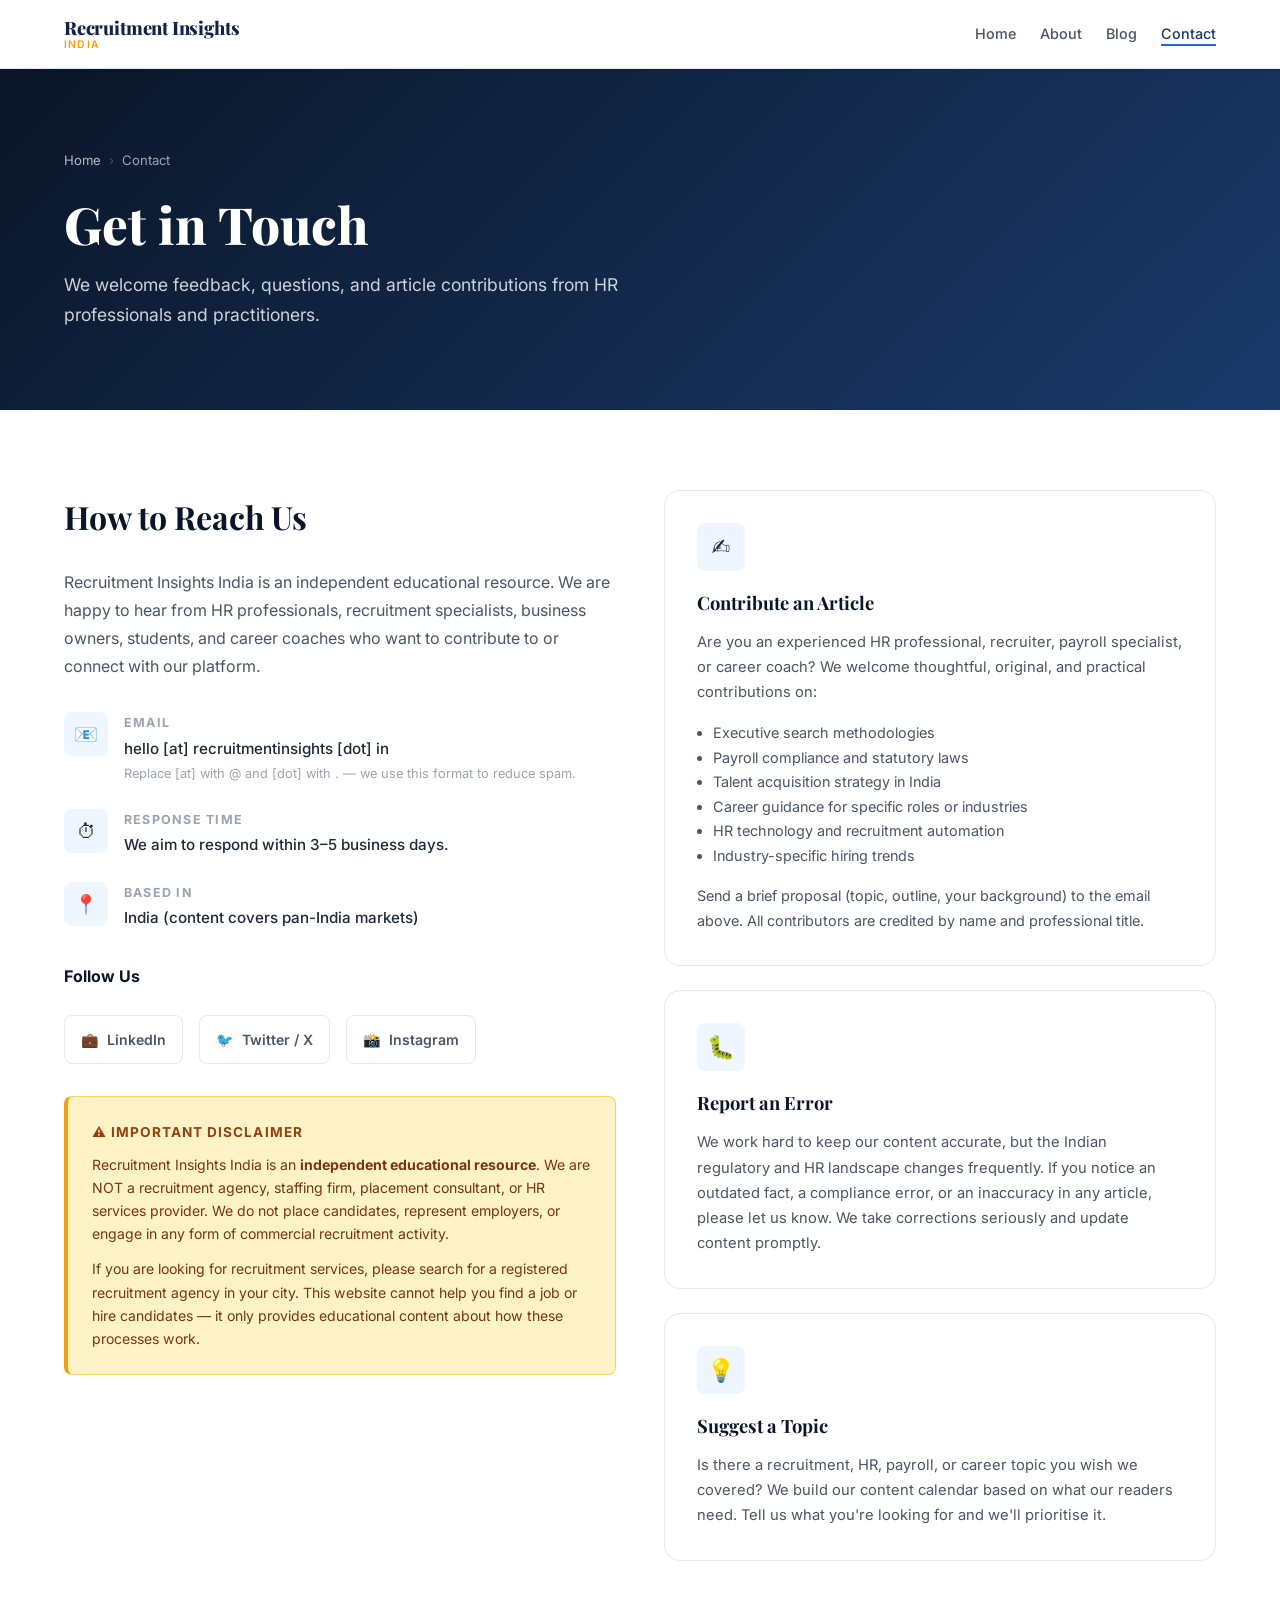
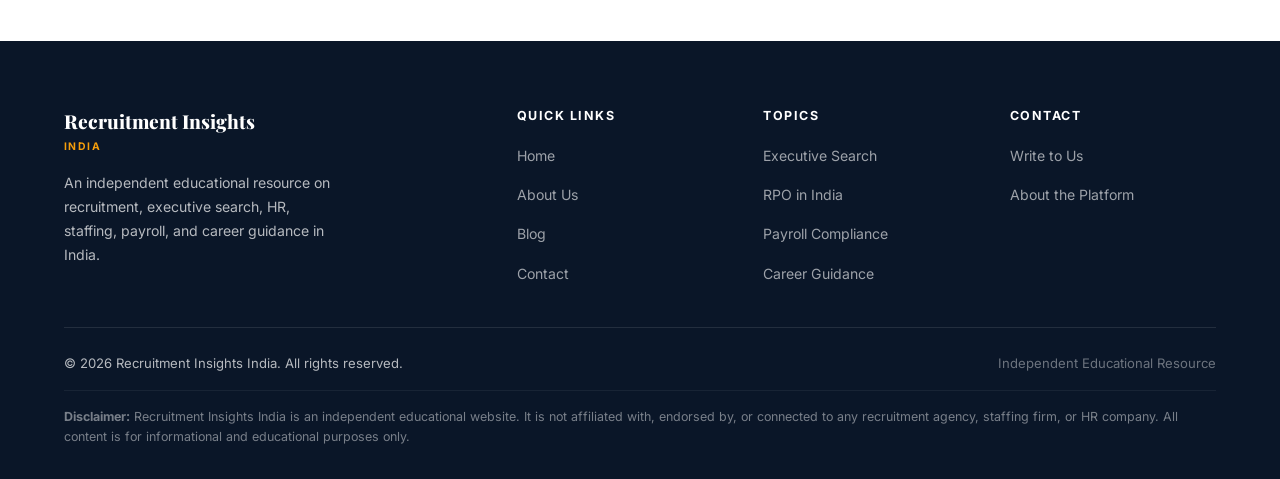
<file: contact.html>
<!DOCTYPE html>
<html lang="en-IN">
<head>
  <!-- ============================================================
       Recruitment Insights India — Contact Page
       ============================================================ -->
  <meta charset="UTF-8" />
  <meta name="viewport" content="width=device-width, initial-scale=1.0" />

  <title>Contact Us | Recruitment Insights India</title>
  <meta name="description" content="Get in touch with Recruitment Insights India. We welcome feedback, article contributions, and general inquiries about our independent HR and recruitment educational resource." />
  <meta name="robots" content="index, follow" />
  <link rel="canonical" href="https://recruitmentinsights.pages.dev/contact.html" />

  <!-- Open Graph -->
  <meta property="og:type"        content="website" />
  <meta property="og:url"         content="https://recruitmentinsights.pages.dev/contact.html" />
  <meta property="og:title"       content="Contact Recruitment Insights India" />
  <meta property="og:description" content="Reach out with questions, feedback, or article contributions." />
  <meta property="og:image"       content="https://recruitmentinsights.pages.dev/assets/og-contact.jpg" />

  <!-- Twitter Card -->
  <meta name="twitter:card"        content="summary" />
  <meta name="twitter:title"       content="Contact Recruitment Insights India" />
  <meta name="twitter:description" content="Reach out with questions, feedback, or article contributions." />

  <link rel="preconnect" href="https://fonts.googleapis.com" />
  <link rel="preconnect" href="https://fonts.gstatic.com" crossorigin />
  <link href="https://fonts.googleapis.com/css2?family=Playfair+Display:wght@700;800&family=Inter:wght@400;500;600;700&display=swap" rel="stylesheet" />
  <link rel="stylesheet" href="style.css" />

  <!-- JSON-LD: BreadcrumbList + ContactPage -->
  <script type="application/ld+json">
  {
    "@context": "https://schema.org",
    "@graph": [
      {
        "@type": "BreadcrumbList",
        "itemListElement": [
          {"@type":"ListItem","position":1,"name":"Home","item":"https://recruitmentinsights.pages.dev/"},
          {"@type":"ListItem","position":2,"name":"Contact","item":"https://recruitmentinsights.pages.dev/contact.html"}
        ]
      },
      {
        "@type": "ContactPage",
        "url": "https://recruitmentinsights.pages.dev/contact.html",
        "name": "Contact Recruitment Insights India",
        "publisher": {
          "@type": "Organization",
          "name": "Recruitment Insights India",
          "url": "https://recruitmentinsights.pages.dev/"
        }
      }
    ]
  }
  </script>
</head>

<body>

  <header class="site-header" role="banner">
    <div class="container">
      <nav class="nav-inner" aria-label="Main navigation">
        <a href="/" class="nav-logo" aria-label="Recruitment Insights India — Home">
          <span class="logo-main">Recruitment Insights</span>
          <span class="logo-sub">India</span>
        </a>
        <button class="nav-toggle" aria-label="Toggle navigation" aria-expanded="false" onclick="toggleNav(this)">
          <span></span><span></span><span></span>
        </button>
        <ul class="nav-links" id="nav-links" role="list">
          <li><a href="/">Home</a></li>
          <li><a href="about.html">About</a></li>
          <li><a href="blogs/executive-search-india.html">Blog</a></li>
          <li><a href="contact.html" class="active" aria-current="page">Contact</a></li>
        </ul>
      </nav>
    </div>
  </header>

  <main id="main-content">

    <!-- Page Hero -->
    <section class="page-hero" aria-labelledby="contact-heading">
      <div class="container">
        <nav class="breadcrumb" aria-label="Breadcrumb">
          <a href="/">Home</a>
          <span class="sep" aria-hidden="true">›</span>
          <span aria-current="page">Contact</span>
        </nav>
        <h1 id="contact-heading">Get in Touch</h1>
        <p>We welcome feedback, questions, and article contributions from HR professionals and practitioners.</p>
      </div>
    </section>

    <!-- Contact Content -->
    <section class="section" aria-labelledby="contact-details-heading">
      <div class="container">
        <div class="contact-grid">

          <!-- Contact Information -->
          <div class="contact-info">
            <h2 id="contact-details-heading">How to Reach Us</h2>

            <p style="color:var(--gray-600);margin-bottom:var(--space-8);line-height:1.75">
              Recruitment Insights India is an independent educational resource. We are happy to hear from HR professionals, recruitment specialists, business owners, students, and career coaches who want to contribute to or connect with our platform.
            </p>

            <!-- Email -->
            <div class="contact-detail">
              <div class="icon" aria-hidden="true">📧</div>
              <div>
                <div class="label">Email</div>
                <div class="value">hello [at] recruitmentinsights [dot] in</div>
                <div style="font-size:0.8rem;color:var(--gray-400);margin-top:2px">Replace [at] with @ and [dot] with . — we use this format to reduce spam.</div>
              </div>
            </div>

            <!-- Response time -->
            <div class="contact-detail">
              <div class="icon" aria-hidden="true">⏱</div>
              <div>
                <div class="label">Response Time</div>
                <div class="value">We aim to respond within 3–5 business days.</div>
              </div>
            </div>

            <!-- Location -->
            <div class="contact-detail">
              <div class="icon" aria-hidden="true">📍</div>
              <div>
                <div class="label">Based In</div>
                <div class="value">India (content covers pan-India markets)</div>
              </div>
            </div>

            <!-- Social -->
            <h3 style="font-size:1rem;font-weight:700;color:var(--blue-900);margin:var(--space-8) 0 var(--space-4)">Follow Us</h3>
            <div class="social-links">
              <a href="#" class="social-link" aria-label="Follow on LinkedIn">
                <span aria-hidden="true">💼</span> LinkedIn
              </a>
              <a href="#" class="social-link" aria-label="Follow on Twitter / X">
                <span aria-hidden="true">🐦</span> Twitter / X
              </a>
              <a href="#" class="social-link" aria-label="Follow on Instagram">
                <span aria-hidden="true">📸</span> Instagram
              </a>
            </div>

            <!-- Disclaimer -->
            <div class="disclaimer-box">
              <h3>⚠️ Important Disclaimer</h3>
              <p>
                Recruitment Insights India is an <strong>independent educational resource</strong>. We are NOT a recruitment agency, staffing firm, placement consultant, or HR services provider. We do not place candidates, represent employers, or engage in any form of commercial recruitment activity.
              </p>
              <p style="margin-top:var(--space-3)">
                If you are looking for recruitment services, please search for a registered recruitment agency in your city. This website cannot help you find a job or hire candidates — it only provides educational content about how these processes work.
              </p>
            </div>
          </div>

          <!-- What to write about -->
          <div>
            <div class="card" style="margin-bottom:var(--space-6)">
              <div class="card-icon" aria-hidden="true">✍️</div>
              <h3>Contribute an Article</h3>
              <p>
                Are you an experienced HR professional, recruiter, payroll specialist, or career coach? We welcome thoughtful, original, and practical contributions on:
              </p>
              <ul style="margin-top:var(--space-4);font-size:.9rem;color:var(--gray-600);padding-left:var(--space-4)">
                <li>Executive search methodologies</li>
                <li>Payroll compliance and statutory laws</li>
                <li>Talent acquisition strategy in India</li>
                <li>Career guidance for specific roles or industries</li>
                <li>HR technology and recruitment automation</li>
                <li>Industry-specific hiring trends</li>
              </ul>
              <p style="margin-top:var(--space-4);font-size:.9rem;color:var(--gray-600)">
                Send a brief proposal (topic, outline, your background) to the email above. All contributors are credited by name and professional title.
              </p>
            </div>

            <div class="card" style="margin-bottom:var(--space-6)">
              <div class="card-icon" aria-hidden="true">🐛</div>
              <h3>Report an Error</h3>
              <p>
                We work hard to keep our content accurate, but the Indian regulatory and HR landscape changes frequently. If you notice an outdated fact, a compliance error, or an inaccuracy in any article, please let us know. We take corrections seriously and update content promptly.
              </p>
            </div>

            <div class="card">
              <div class="card-icon" aria-hidden="true">💡</div>
              <h3>Suggest a Topic</h3>
              <p>
                Is there a recruitment, HR, payroll, or career topic you wish we covered? We build our content calendar based on what our readers need. Tell us what you're looking for and we'll prioritise it.
              </p>
            </div>
          </div>

        </div>
      </div>
    </section>

  </main>

  <footer class="site-footer" role="contentinfo">
    <div class="container">
      <div class="footer-grid">
        <div class="footer-brand">
          <div class="logo-main">Recruitment Insights</div>
          <div class="logo-sub">India</div>
          <p>An independent educational resource on recruitment, executive search, HR, staffing, payroll, and career guidance in India.</p>
        </div>
        <div class="footer-col">
          <h4>Quick Links</h4>
          <ul>
            <li><a href="/">Home</a></li>
            <li><a href="about.html">About Us</a></li>
            <li><a href="blogs/executive-search-india.html">Blog</a></li>
            <li><a href="contact.html">Contact</a></li>
          </ul>
        </div>
        <div class="footer-col">
          <h4>Topics</h4>
          <ul>
            <li><a href="blogs/executive-search-india.html">Executive Search</a></li>
            <li><a href="#">RPO in India</a></li>
            <li><a href="#">Payroll Compliance</a></li>
            <li><a href="#">Career Guidance</a></li>
          </ul>
        </div>
        <div class="footer-col">
          <h4>Contact</h4>
          <ul>
            <li><a href="contact.html">Write to Us</a></li>
            <li><a href="about.html">About the Platform</a></li>
          </ul>
        </div>
      </div>
      <div class="footer-bottom">
        <span>© 2026 Recruitment Insights India. All rights reserved.</span>
        <span style="color:rgba(255,255,255,.4)">Independent Educational Resource</span>
      </div>
      <p class="footer-disclaimer">
        <strong>Disclaimer:</strong> Recruitment Insights India is an independent educational website. It is not affiliated with, endorsed by, or connected to any recruitment agency, staffing firm, or HR company. All content is for informational and educational purposes only.
      </p>
    </div>
  </footer>

  <script>
    function toggleNav(btn) {
      var nav = document.getElementById('nav-links');
      var open = nav.classList.toggle('open');
      btn.setAttribute('aria-expanded', open);
    }
  </script>
</body>
</html>
</file>
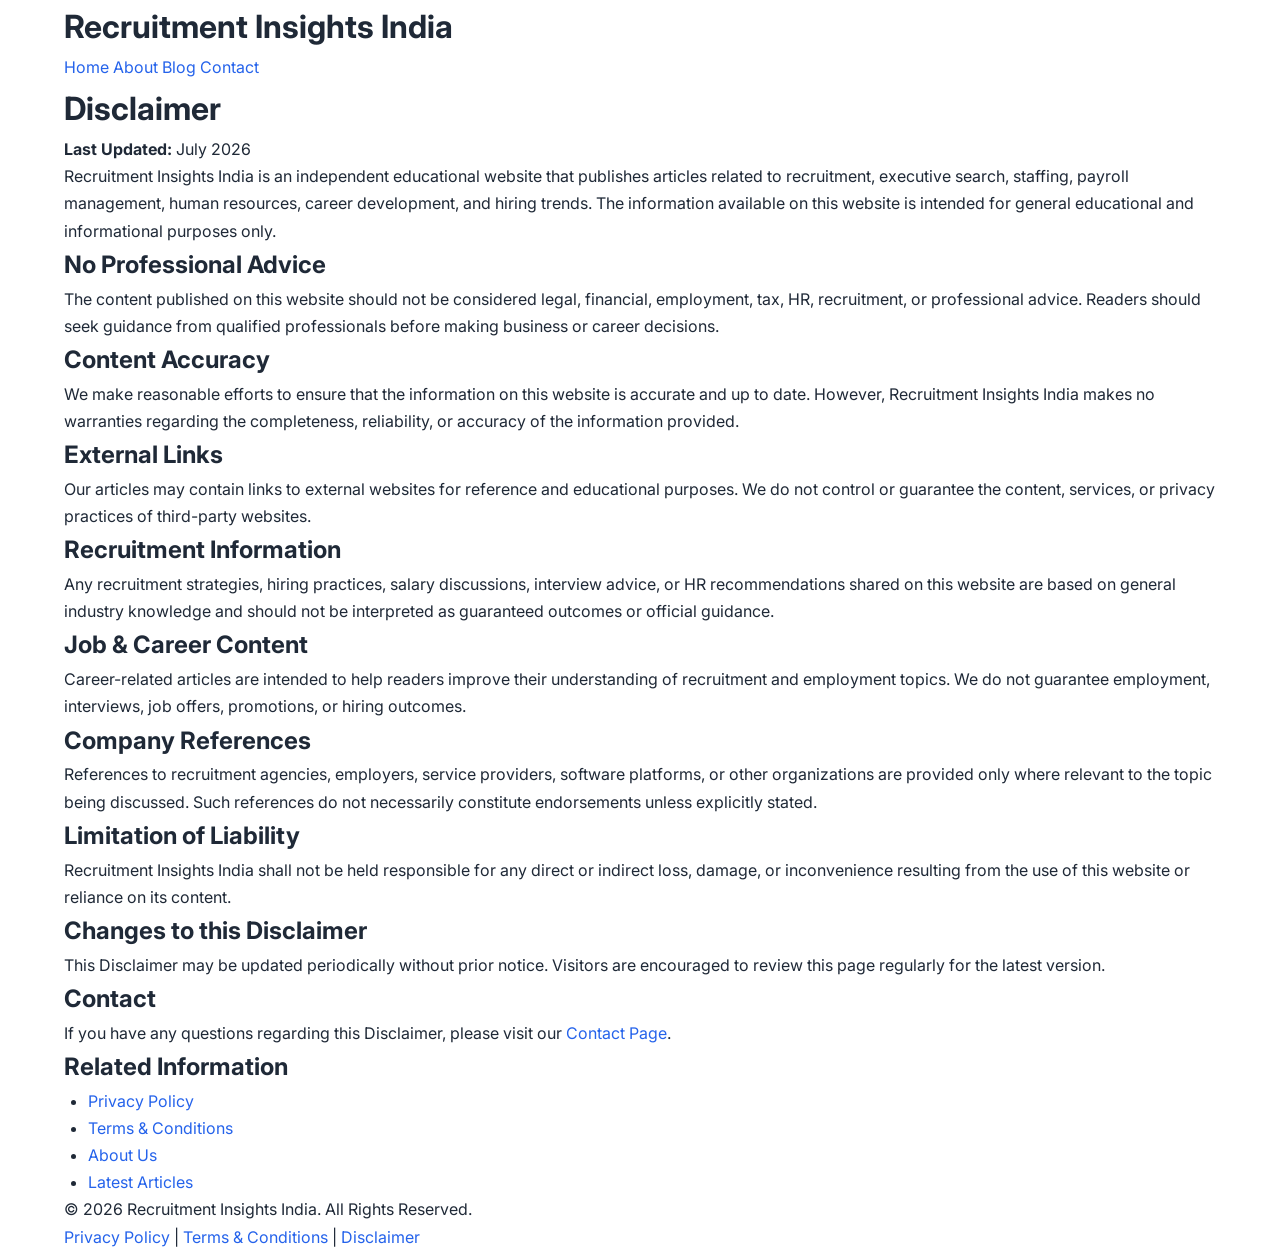
<file: disclaimer.html>
<!DOCTYPE html>
<html lang="en">
<head>

<meta charset="UTF-8">
<meta name="viewport" content="width=device-width, initial-scale=1.0">

<title>Disclaimer | Recruitment Insights India</title>

<meta name="description" content="Read the disclaimer for Recruitment Insights India. Learn about the educational purpose of our recruitment, HR, staffing, payroll, and career-related content.">

<meta name="robots" content="index,follow">

<link rel="canonical" href="https://recruitmentinsights.pages.dev/disclaimer.html">

<meta property="og:title" content="Disclaimer | Recruitment Insights India">
<meta property="og:description" content="Understand the disclaimer governing the use of Recruitment Insights India and its educational content.">
<meta property="og:type" content="website">
<meta property="og:url" content="https://recruitmentinsights.pages.dev/disclaimer.html">

<link rel="stylesheet" href="style.css">

<script type="application/ld+json">
{
  "@context":"https://schema.org",
  "@type":"WebPage",
  "name":"Disclaimer",
  "url":"https://recruitmentinsights.pages.dev/disclaimer.html",
  "publisher":{
    "@type":"Organization",
    "name":"Recruitment Insights India"
  }
}
</script>

</head>

<body>

<header>

<div class="container">

<h1>Recruitment Insights India</h1>

<nav>

<a href="index.html">Home</a>
<a href="about.html">About</a>
<a href="blog.html">Blog</a>
<a href="contact.html">Contact</a>

</nav>

</div>

</header>

<main class="container">

<h1>Disclaimer</h1>

<p><strong>Last Updated:</strong> July 2026</p>

<p>
Recruitment Insights India is an independent educational website that publishes articles related to recruitment, executive search, staffing, payroll management, human resources, career development, and hiring trends. The information available on this website is intended for general educational and informational purposes only.
</p>

<h2>No Professional Advice</h2>

<p>
The content published on this website should not be considered legal, financial, employment, tax, HR, recruitment, or professional advice. Readers should seek guidance from qualified professionals before making business or career decisions.
</p>

<h2>Content Accuracy</h2>

<p>
We make reasonable efforts to ensure that the information on this website is accurate and up to date. However, Recruitment Insights India makes no warranties regarding the completeness, reliability, or accuracy of the information provided.
</p>

<h2>External Links</h2>

<p>
Our articles may contain links to external websites for reference and educational purposes. We do not control or guarantee the content, services, or privacy practices of third-party websites.
</p>

<h2>Recruitment Information</h2>

<p>
Any recruitment strategies, hiring practices, salary discussions, interview advice, or HR recommendations shared on this website are based on general industry knowledge and should not be interpreted as guaranteed outcomes or official guidance.
</p>

<h2>Job & Career Content</h2>

<p>
Career-related articles are intended to help readers improve their understanding of recruitment and employment topics. We do not guarantee employment, interviews, job offers, promotions, or hiring outcomes.
</p>

<h2>Company References</h2>

<p>
References to recruitment agencies, employers, service providers, software platforms, or other organizations are provided only where relevant to the topic being discussed. Such references do not necessarily constitute endorsements unless explicitly stated.
</p>

<h2>Limitation of Liability</h2>

<p>
Recruitment Insights India shall not be held responsible for any direct or indirect loss, damage, or inconvenience resulting from the use of this website or reliance on its content.
</p>

<h2>Changes to this Disclaimer</h2>

<p>
This Disclaimer may be updated periodically without prior notice. Visitors are encouraged to review this page regularly for the latest version.
</p>

<h2>Contact</h2>

<p>
If you have any questions regarding this Disclaimer, please visit our
<a href="contact.html">Contact Page</a>.
</p>

<h2>Related Information</h2>

<ul>

<li><a href="privacy-policy.html">Privacy Policy</a></li>

<li><a href="terms-and-conditions.html">Terms & Conditions</a></li>

<li><a href="about.html">About Us</a></li>

<li><a href="blog.html">Latest Articles</a></li>

</ul>

</main>

<footer>

<div class="container">

<p>© 2026 Recruitment Insights India. All Rights Reserved.</p>

<p>

<a href="privacy-policy.html">Privacy Policy</a> |

<a href="terms-and-conditions.html">Terms & Conditions</a> |

<a href="disclaimer.html">Disclaimer</a>

</p>

</div>

</footer>

</body>
</html>
</file>
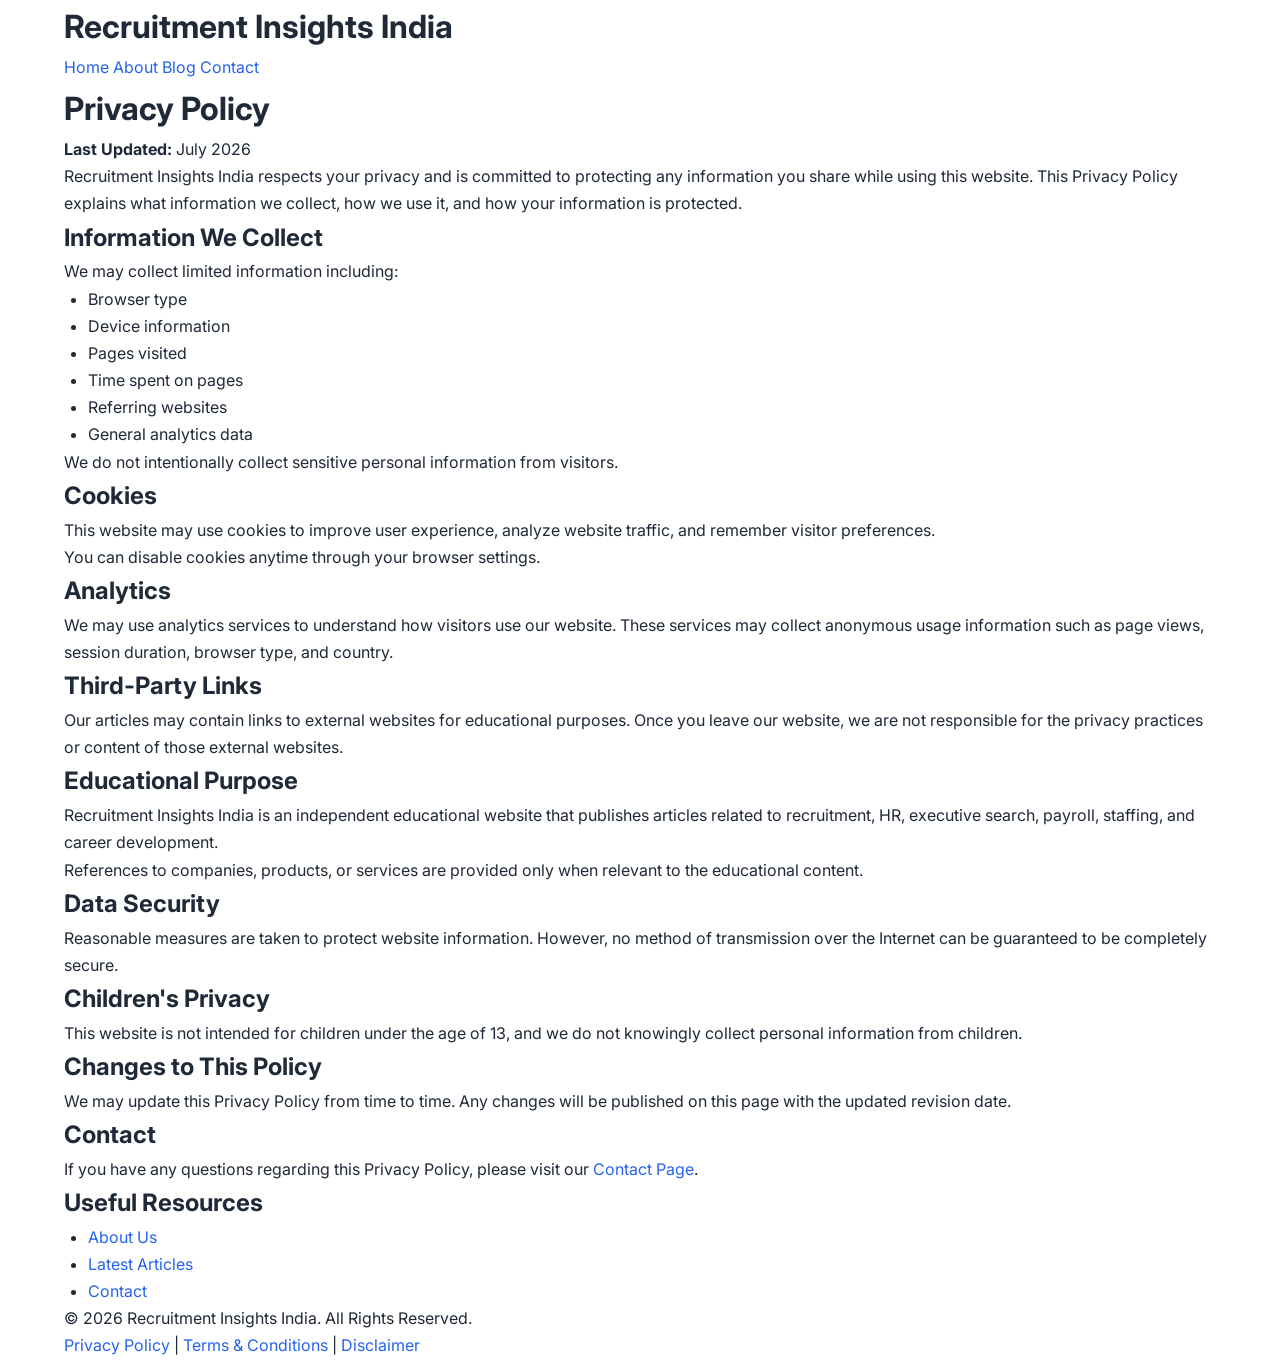
<file: privacy-policy.html>
<!DOCTYPE html>
<html lang="en">
<head>

<meta charset="UTF-8">
<meta name="viewport" content="width=device-width, initial-scale=1.0">

<title>Privacy Policy | Recruitment Insights India</title>

<meta name="description" content="Read the Privacy Policy of Recruitment Insights India to understand how we collect, use, and protect information while you browse our recruitment and HR resource website.">

<meta name="robots" content="index,follow">

<link rel="canonical" href="https://recruitmentinsights.pages.dev/privacy-policy.html">

<meta property="og:title" content="Privacy Policy | Recruitment Insights India">
<meta property="og:description" content="Learn how Recruitment Insights India handles visitor privacy, cookies, analytics, and third-party links.">
<meta property="og:type" content="website">
<meta property="og:url" content="https://recruitmentinsights.pages.dev/privacy-policy.html">

<link rel="stylesheet" href="style.css">

<script type="application/ld+json">
{
  "@context":"https://schema.org",
  "@type":"WebPage",
  "name":"Privacy Policy",
  "url":"https://recruitmentinsights.pages.dev/privacy-policy.html",
  "publisher":{
    "@type":"Organization",
    "name":"Recruitment Insights India"
  }
}
</script>

</head>

<body>

<header>

<div class="container">

<h1>Recruitment Insights India</h1>

<nav>

<a href="index.html">Home</a>

<a href="about.html">About</a>

<a href="blog.html">Blog</a>

<a href="contact.html">Contact</a>

</nav>

</div>

</header>

<main class="container">

<h1>Privacy Policy</h1>

<p><strong>Last Updated:</strong> July 2026</p>

<p>
Recruitment Insights India respects your privacy and is committed to protecting any information you share while using this website. This Privacy Policy explains what information we collect, how we use it, and how your information is protected.
</p>

<h2>Information We Collect</h2>

<p>We may collect limited information including:</p>

<ul>

<li>Browser type</li>

<li>Device information</li>

<li>Pages visited</li>

<li>Time spent on pages</li>

<li>Referring websites</li>

<li>General analytics data</li>

</ul>

<p>
We do not intentionally collect sensitive personal information from visitors.
</p>

<h2>Cookies</h2>

<p>
This website may use cookies to improve user experience, analyze website traffic, and remember visitor preferences.
</p>

<p>
You can disable cookies anytime through your browser settings.
</p>

<h2>Analytics</h2>

<p>
We may use analytics services to understand how visitors use our website. These services may collect anonymous usage information such as page views, session duration, browser type, and country.
</p>

<h2>Third-Party Links</h2>

<p>
Our articles may contain links to external websites for educational purposes. Once you leave our website, we are not responsible for the privacy practices or content of those external websites.
</p>

<h2>Educational Purpose</h2>

<p>
Recruitment Insights India is an independent educational website that publishes articles related to recruitment, HR, executive search, payroll, staffing, and career development.
</p>

<p>
References to companies, products, or services are provided only when relevant to the educational content.
</p>

<h2>Data Security</h2>

<p>
Reasonable measures are taken to protect website information. However, no method of transmission over the Internet can be guaranteed to be completely secure.
</p>

<h2>Children's Privacy</h2>

<p>
This website is not intended for children under the age of 13, and we do not knowingly collect personal information from children.
</p>

<h2>Changes to This Policy</h2>

<p>
We may update this Privacy Policy from time to time. Any changes will be published on this page with the updated revision date.
</p>

<h2>Contact</h2>

<p>
If you have any questions regarding this Privacy Policy, please visit our
<a href="contact.html">Contact Page</a>.
</p>

<h2>Useful Resources</h2>

<ul>

<li><a href="about.html">About Us</a></li>

<li><a href="blog.html">Latest Articles</a></li>

<li><a href="contact.html">Contact</a></li>

</ul>

</main>

<footer>

<div class="container">

<p>© 2026 Recruitment Insights India. All Rights Reserved.</p>

<p>

<a href="privacy-policy.html">Privacy Policy</a> |

<a href="terms-and-conditions.html">Terms & Conditions</a> |

<a href="disclaimer.html">Disclaimer</a>

</p>

</div>

</footer>

</body>
</html>
</file>
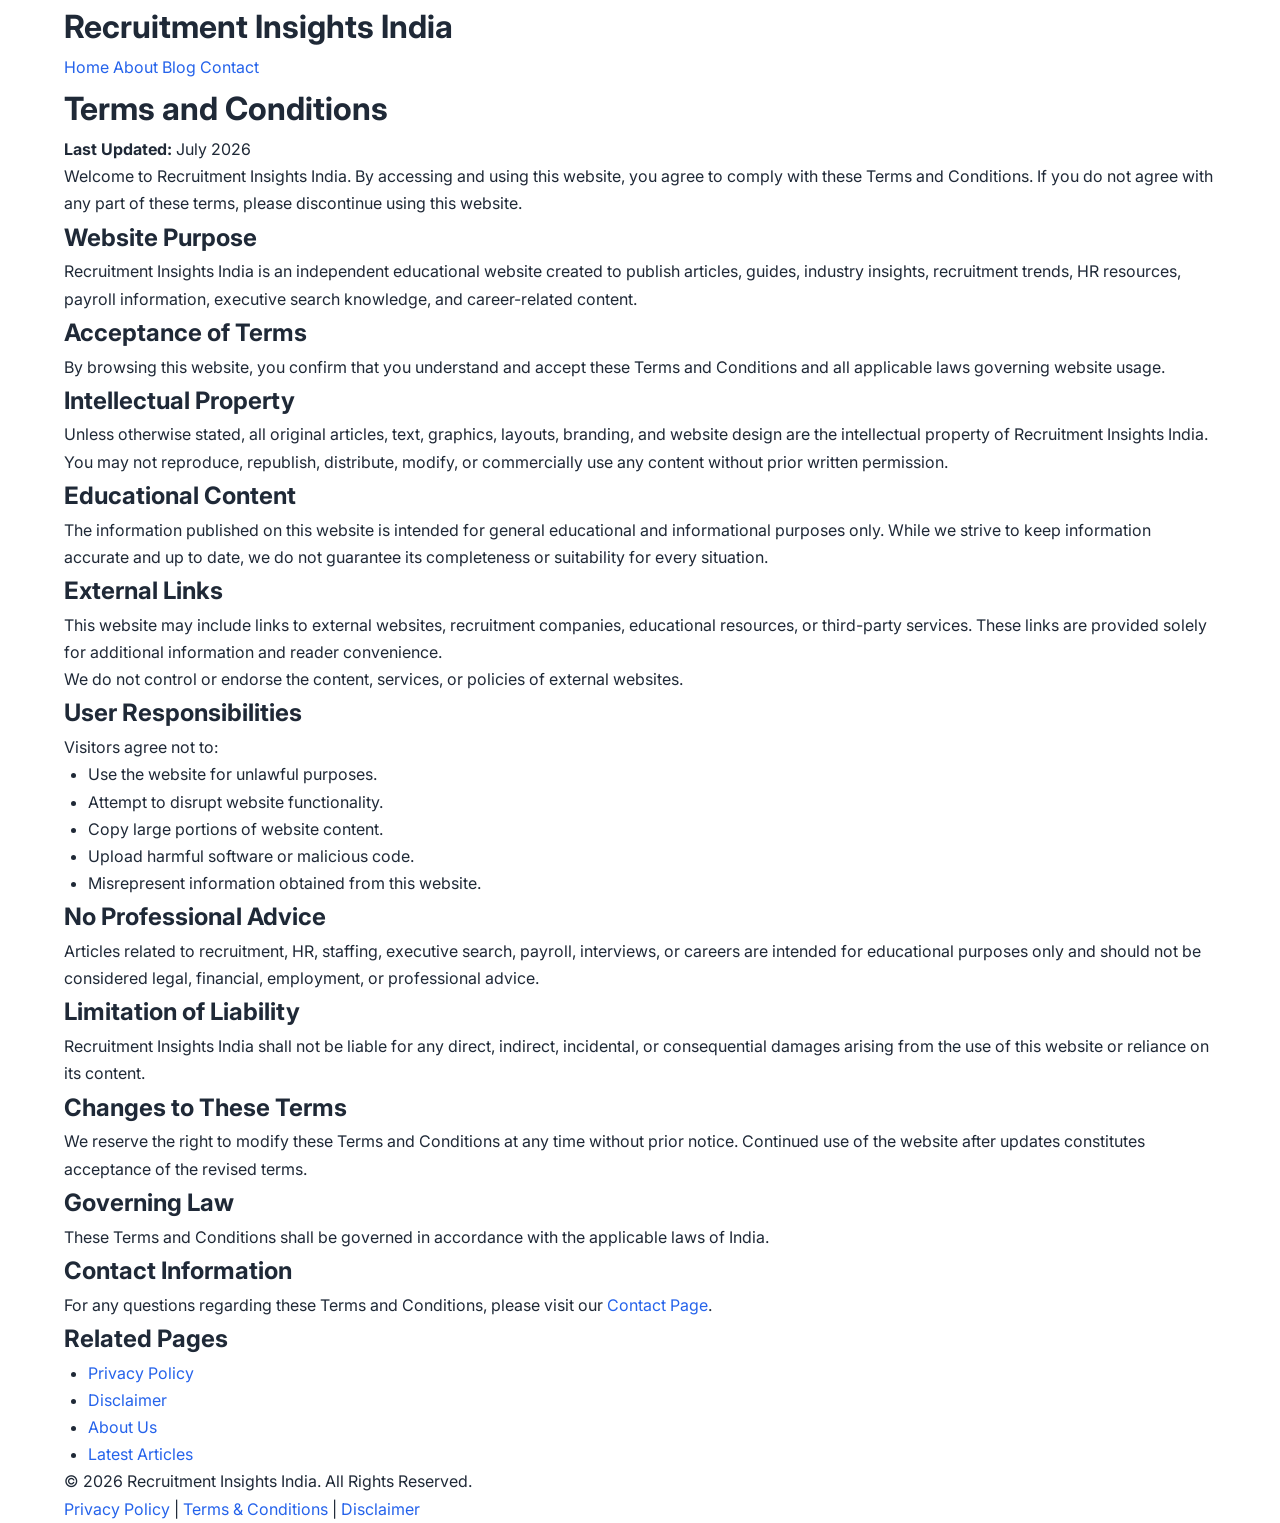
<file: terms-and-conditions.html>
<!DOCTYPE html>
<html lang="en">
<head>

<meta charset="UTF-8">
<meta name="viewport" content="width=device-width, initial-scale=1.0">

<title>Terms and Conditions | Recruitment Insights India</title>

<meta name="description" content="Read the Terms and Conditions for using Recruitment Insights India, an educational resource covering recruitment, HR, staffing, payroll, executive search, and career guidance.">

<meta name="robots" content="index,follow">

<link rel="canonical" href="https://recruitmentinsights.pages.dev/terms-and-conditions.html">

<meta property="og:title" content="Terms and Conditions | Recruitment Insights India">
<meta property="og:description" content="Review the website terms governing the use of Recruitment Insights India and its educational content.">
<meta property="og:type" content="website">
<meta property="og:url" content="https://recruitmentinsights.pages.dev/terms-and-conditions.html">

<link rel="stylesheet" href="style.css">

<script type="application/ld+json">
{
  "@context":"https://schema.org",
  "@type":"WebPage",
  "name":"Terms and Conditions",
  "url":"https://recruitmentinsights.pages.dev/terms-and-conditions.html",
  "publisher":{
    "@type":"Organization",
    "name":"Recruitment Insights India"
  }
}
</script>

</head>

<body>

<header>

<div class="container">

<h1>Recruitment Insights India</h1>

<nav>

<a href="index.html">Home</a>
<a href="about.html">About</a>
<a href="blog.html">Blog</a>
<a href="contact.html">Contact</a>

</nav>

</div>

</header>

<main class="container">

<h1>Terms and Conditions</h1>

<p><strong>Last Updated:</strong> July 2026</p>

<p>
Welcome to Recruitment Insights India. By accessing and using this website, you agree to comply with these Terms and Conditions. If you do not agree with any part of these terms, please discontinue using this website.
</p>

<h2>Website Purpose</h2>

<p>
Recruitment Insights India is an independent educational website created to publish articles, guides, industry insights, recruitment trends, HR resources, payroll information, executive search knowledge, and career-related content.
</p>

<h2>Acceptance of Terms</h2>

<p>
By browsing this website, you confirm that you understand and accept these Terms and Conditions and all applicable laws governing website usage.
</p>

<h2>Intellectual Property</h2>

<p>
Unless otherwise stated, all original articles, text, graphics, layouts, branding, and website design are the intellectual property of Recruitment Insights India.
</p>

<p>
You may not reproduce, republish, distribute, modify, or commercially use any content without prior written permission.
</p>

<h2>Educational Content</h2>

<p>
The information published on this website is intended for general educational and informational purposes only. While we strive to keep information accurate and up to date, we do not guarantee its completeness or suitability for every situation.
</p>

<h2>External Links</h2>

<p>
This website may include links to external websites, recruitment companies, educational resources, or third-party services. These links are provided solely for additional information and reader convenience.
</p>

<p>
We do not control or endorse the content, services, or policies of external websites.
</p>

<h2>User Responsibilities</h2>

<p>Visitors agree not to:</p>

<ul>

<li>Use the website for unlawful purposes.</li>

<li>Attempt to disrupt website functionality.</li>

<li>Copy large portions of website content.</li>

<li>Upload harmful software or malicious code.</li>

<li>Misrepresent information obtained from this website.</li>

</ul>

<h2>No Professional Advice</h2>

<p>
Articles related to recruitment, HR, staffing, executive search, payroll, interviews, or careers are intended for educational purposes only and should not be considered legal, financial, employment, or professional advice.
</p>

<h2>Limitation of Liability</h2>

<p>
Recruitment Insights India shall not be liable for any direct, indirect, incidental, or consequential damages arising from the use of this website or reliance on its content.
</p>

<h2>Changes to These Terms</h2>

<p>
We reserve the right to modify these Terms and Conditions at any time without prior notice. Continued use of the website after updates constitutes acceptance of the revised terms.
</p>

<h2>Governing Law</h2>

<p>
These Terms and Conditions shall be governed in accordance with the applicable laws of India.
</p>

<h2>Contact Information</h2>

<p>
For any questions regarding these Terms and Conditions, please visit our <a href="contact.html">Contact Page</a>.
</p>

<h2>Related Pages</h2>

<ul>

<li><a href="privacy-policy.html">Privacy Policy</a></li>

<li><a href="disclaimer.html">Disclaimer</a></li>

<li><a href="about.html">About Us</a></li>

<li><a href="blog.html">Latest Articles</a></li>

</ul>

</main>

<footer>

<div class="container">

<p>© 2026 Recruitment Insights India. All Rights Reserved.</p>

<p>

<a href="privacy-policy.html">Privacy Policy</a> |

<a href="terms-and-conditions.html">Terms & Conditions</a> |

<a href="disclaimer.html">Disclaimer</a>

</p>

</div>

</footer>

</body>
</html>
</file>
<file: style.css>
/* ============================================================
   Recruitment Insights India — Main Stylesheet
   Design: Professional blue/white, modern editorial tone
   Author: Recruitment Insights India
   ============================================================ */

/* ---- Google Fonts ---- */
@import url('https://fonts.googleapis.com/css2?family=Playfair+Display:wght@700;800&family=Inter:wght@400;500;600;700&family=JetBrains+Mono:wght@400&display=swap');

/* ---- CSS Custom Properties ---- */
:root {
  /* Palette */
  --blue-900: #0A1628;
  --blue-800: #0F2347;
  --blue-700: #1A3A6B;
  --blue-600: #1E4D8C;
  --blue-500: #2563EB;
  --blue-400: #3B82F6;
  --blue-100: #DBEAFE;
  --blue-50:  #EFF6FF;
  --accent:   #F59E0B;        /* amber accent — deliberate contrast to blue */
  --accent-light: #FEF3C7;
  --white:    #FFFFFF;
  --gray-50:  #F9FAFB;
  --gray-100: #F3F4F6;
  --gray-200: #E5E7EB;
  --gray-400: #9CA3AF;
  --gray-600: #4B5563;
  --gray-800: #1F2937;
  --gray-900: #111827;

  /* Typography */
  --font-display: 'Playfair Display', Georgia, serif;
  --font-body:    'Inter', system-ui, sans-serif;
  --font-mono:    'JetBrains Mono', monospace;

  /* Spacing scale */
  --space-1:  0.25rem;
  --space-2:  0.5rem;
  --space-3:  0.75rem;
  --space-4:  1rem;
  --space-6:  1.5rem;
  --space-8:  2rem;
  --space-10: 2.5rem;
  --space-12: 3rem;
  --space-16: 4rem;
  --space-20: 5rem;
  --space-24: 6rem;

  /* Radius */
  --radius-sm: 4px;
  --radius-md: 8px;
  --radius-lg: 16px;
  --radius-xl: 24px;

  /* Shadows */
  --shadow-sm: 0 1px 3px rgba(0,0,0,.08), 0 1px 2px rgba(0,0,0,.06);
  --shadow-md: 0 4px 16px rgba(10,22,40,.10);
  --shadow-lg: 0 8px 32px rgba(10,22,40,.14);

  /* Transitions */
  --transition: 200ms ease;

  /* Max widths */
  --content-max: 1200px;
  --prose-max:   760px;
}

/* ---- Reset ---- */
*, *::before, *::after { box-sizing: border-box; margin: 0; padding: 0; }
html { scroll-behavior: smooth; -webkit-text-size-adjust: 100%; }
body {
  font-family: var(--font-body);
  font-size: 1rem;
  line-height: 1.7;
  color: var(--gray-800);
  background: var(--white);
}
img { max-width: 100%; display: block; }
a { color: var(--blue-500); text-decoration: none; }
a:hover { color: var(--blue-700); }
ul, ol { padding-left: var(--space-6); }

/* ---- Utility ---- */
.container {
  max-width: var(--content-max);
  margin: 0 auto;
  padding: 0 var(--space-6);
}
.prose-container {
  max-width: var(--prose-max);
  margin: 0 auto;
  padding: 0 var(--space-6);
}
.sr-only {
  position: absolute; width: 1px; height: 1px;
  padding: 0; margin: -1px; overflow: hidden;
  clip: rect(0,0,0,0); border: 0;
}
.text-center { text-align: center; }
.mt-4  { margin-top: var(--space-4); }
.mt-8  { margin-top: var(--space-8); }
.mt-12 { margin-top: var(--space-12); }
.mb-4  { margin-bottom: var(--space-4); }
.mb-8  { margin-bottom: var(--space-8); }

/* ============================================================
   NAVIGATION
   ============================================================ */
.site-header {
  position: sticky;
  top: 0;
  z-index: 100;
  background: var(--white);
  border-bottom: 1px solid var(--gray-200);
  box-shadow: var(--shadow-sm);
}
.nav-inner {
  display: flex;
  align-items: center;
  justify-content: space-between;
  height: 68px;
}
.nav-logo {
  display: flex;
  flex-direction: column;
  line-height: 1.2;
  text-decoration: none;
}
.nav-logo .logo-main {
  font-family: var(--font-display);
  font-size: 1.15rem;
  font-weight: 800;
  color: var(--blue-800);
  letter-spacing: -.01em;
}
.nav-logo .logo-sub {
  font-size: 0.65rem;
  font-weight: 600;
  letter-spacing: .12em;
  text-transform: uppercase;
  color: var(--accent);
}
.nav-links {
  display: flex;
  align-items: center;
  gap: var(--space-6);
  list-style: none;
  padding: 0;
}
.nav-links a {
  font-size: 0.9rem;
  font-weight: 500;
  color: var(--gray-600);
  transition: color var(--transition);
  position: relative;
}
.nav-links a::after {
  content: '';
  position: absolute;
  bottom: -4px;
  left: 0; right: 0;
  height: 2px;
  background: var(--blue-500);
  transform: scaleX(0);
  transition: transform var(--transition);
}
.nav-links a:hover,
.nav-links a.active { color: var(--blue-700); }
.nav-links a:hover::after,
.nav-links a.active::after { transform: scaleX(1); }

/* Hamburger */
.nav-toggle {
  display: none;
  flex-direction: column;
  gap: 5px;
  background: none;
  border: none;
  cursor: pointer;
  padding: var(--space-2);
}
.nav-toggle span {
  display: block;
  width: 24px;
  height: 2px;
  background: var(--gray-800);
  border-radius: 2px;
  transition: transform var(--transition);
}

/* ============================================================
   HERO SECTION
   ============================================================ */
.hero {
  background: linear-gradient(135deg, var(--blue-900) 0%, var(--blue-700) 60%, var(--blue-600) 100%);
  color: var(--white);
  padding: var(--space-24) 0 var(--space-20);
  position: relative;
  overflow: hidden;
}
/* Signature element: diagonal rule lines — subtle grid suggesting process/structure */
.hero::before {
  content: '';
  position: absolute;
  inset: 0;
  background-image:
    repeating-linear-gradient(
      -45deg,
      rgba(255,255,255,.03) 0px,
      rgba(255,255,255,.03) 1px,
      transparent 1px,
      transparent 40px
    );
  pointer-events: none;
}
.hero-eyebrow {
  display: inline-block;
  font-size: 0.72rem;
  font-weight: 700;
  letter-spacing: .14em;
  text-transform: uppercase;
  color: var(--accent);
  border: 1px solid rgba(245,158,11,.4);
  border-radius: var(--radius-sm);
  padding: 4px 12px;
  margin-bottom: var(--space-4);
}
.hero h1 {
  font-family: var(--font-display);
  font-size: clamp(2.4rem, 5vw, 4rem);
  font-weight: 800;
  line-height: 1.15;
  letter-spacing: -.02em;
  color: var(--white);
  margin-bottom: var(--space-6);
  max-width: 700px;
}
.hero-subtitle {
  font-size: 1.1rem;
  color: rgba(255,255,255,.8);
  max-width: 560px;
  margin-bottom: var(--space-8);
  line-height: 1.75;
}
.hero-cta-group {
  display: flex;
  gap: var(--space-4);
  flex-wrap: wrap;
}

/* ============================================================
   BUTTONS
   ============================================================ */
.btn {
  display: inline-flex;
  align-items: center;
  gap: var(--space-2);
  font-family: var(--font-body);
  font-weight: 600;
  font-size: 0.9rem;
  padding: 0.75rem 1.75rem;
  border-radius: var(--radius-md);
  border: 2px solid transparent;
  cursor: pointer;
  transition: background var(--transition), color var(--transition),
              border-color var(--transition), transform var(--transition),
              box-shadow var(--transition);
  text-decoration: none;
  line-height: 1;
}
.btn-primary {
  background: var(--accent);
  color: var(--blue-900);
  border-color: var(--accent);
}
.btn-primary:hover {
  background: #D97706;
  border-color: #D97706;
  color: var(--blue-900);
  transform: translateY(-1px);
  box-shadow: 0 4px 16px rgba(245,158,11,.4);
}
.btn-outline {
  background: transparent;
  color: var(--white);
  border-color: rgba(255,255,255,.5);
}
.btn-outline:hover {
  background: rgba(255,255,255,.1);
  border-color: var(--white);
  color: var(--white);
}
.btn-blue {
  background: var(--blue-500);
  color: var(--white);
  border-color: var(--blue-500);
}
.btn-blue:hover {
  background: var(--blue-700);
  border-color: var(--blue-700);
  color: var(--white);
  transform: translateY(-1px);
  box-shadow: var(--shadow-md);
}

/* ============================================================
   SECTION TITLES
   ============================================================ */
.section { padding: var(--space-20) 0; }
.section-alt { background: var(--gray-50); }
.section-dark {
  background: var(--blue-900);
  color: var(--white);
}
.section-title {
  font-family: var(--font-display);
  font-size: clamp(1.6rem, 3vw, 2.4rem);
  font-weight: 700;
  color: var(--blue-900);
  letter-spacing: -.02em;
  line-height: 1.2;
  margin-bottom: var(--space-4);
}
.section-dark .section-title { color: var(--white); }
.section-subtitle {
  font-size: 1.05rem;
  color: var(--gray-600);
  max-width: 580px;
  line-height: 1.7;
}
.section-dark .section-subtitle { color: rgba(255,255,255,.7); }
.section-header { margin-bottom: var(--space-12); }
.section-header .label {
  display: inline-block;
  font-size: 0.72rem;
  font-weight: 700;
  letter-spacing: .14em;
  text-transform: uppercase;
  color: var(--blue-500);
  margin-bottom: var(--space-3);
}
.section-dark .section-header .label { color: var(--accent); }

/* ============================================================
   CARDS
   ============================================================ */
.cards-grid {
  display: grid;
  grid-template-columns: repeat(auto-fill, minmax(300px, 1fr));
  gap: var(--space-6);
}
.card {
  background: var(--white);
  border: 1px solid var(--gray-200);
  border-radius: var(--radius-lg);
  padding: var(--space-8);
  transition: transform var(--transition), box-shadow var(--transition), border-color var(--transition);
}
.card:hover {
  transform: translateY(-4px);
  box-shadow: var(--shadow-lg);
  border-color: var(--blue-100);
}
.card-icon {
  width: 48px;
  height: 48px;
  background: var(--blue-50);
  border-radius: var(--radius-md);
  display: flex;
  align-items: center;
  justify-content: center;
  font-size: 1.4rem;
  margin-bottom: var(--space-4);
}
.card h3 {
  font-family: var(--font-display);
  font-size: 1.15rem;
  font-weight: 700;
  color: var(--blue-900);
  margin-bottom: var(--space-3);
}
.card p {
  font-size: 0.92rem;
  color: var(--gray-600);
  line-height: 1.7;
}
.card-link {
  display: inline-flex;
  align-items: center;
  gap: 4px;
  margin-top: var(--space-4);
  font-size: 0.88rem;
  font-weight: 600;
  color: var(--blue-500);
}
.card-link::after { content: ' →'; }
.card-link:hover { color: var(--blue-700); }

/* Article cards */
.article-card {
  background: var(--white);
  border: 1px solid var(--gray-200);
  border-radius: var(--radius-lg);
  overflow: hidden;
  transition: transform var(--transition), box-shadow var(--transition);
}
.article-card:hover {
  transform: translateY(-4px);
  box-shadow: var(--shadow-lg);
}
.article-card-img {
  height: 160px;
  background: linear-gradient(135deg, var(--blue-700), var(--blue-500));
  display: flex;
  align-items: center;
  justify-content: center;
  font-size: 3rem;
}
.article-card-body { padding: var(--space-6); }
.article-tag {
  display: inline-block;
  font-size: 0.7rem;
  font-weight: 700;
  letter-spacing: .1em;
  text-transform: uppercase;
  color: var(--blue-500);
  margin-bottom: var(--space-2);
}
.article-card h3 {
  font-family: var(--font-display);
  font-size: 1.1rem;
  font-weight: 700;
  color: var(--blue-900);
  line-height: 1.35;
  margin-bottom: var(--space-3);
}
.article-card p {
  font-size: 0.88rem;
  color: var(--gray-600);
  line-height: 1.65;
}
.article-meta {
  display: flex;
  align-items: center;
  gap: var(--space-4);
  margin-top: var(--space-4);
  font-size: 0.78rem;
  color: var(--gray-400);
}

/* ============================================================
   STATS BAND
   ============================================================ */
.stats-band {
  background: var(--blue-800);
  padding: var(--space-12) 0;
}
.stats-grid {
  display: grid;
  grid-template-columns: repeat(auto-fit, minmax(160px, 1fr));
  gap: var(--space-8);
  text-align: center;
}
.stat-item .stat-number {
  font-family: var(--font-display);
  font-size: 2.4rem;
  font-weight: 800;
  color: var(--accent);
  line-height: 1;
}
.stat-item .stat-label {
  font-size: 0.85rem;
  color: rgba(255,255,255,.7);
  margin-top: var(--space-2);
}

/* ============================================================
   WHY SECTION — 2-col layout
   ============================================================ */
.why-grid {
  display: grid;
  grid-template-columns: 1fr 1fr;
  gap: var(--space-16);
  align-items: center;
}
.why-content h2 {
  font-family: var(--font-display);
  font-size: clamp(1.8rem, 3vw, 2.6rem);
  font-weight: 700;
  color: var(--blue-900);
  margin-bottom: var(--space-6);
  line-height: 1.2;
}
.why-list {
  list-style: none;
  padding: 0;
  display: flex;
  flex-direction: column;
  gap: var(--space-4);
}
.why-list li {
  display: flex;
  gap: var(--space-4);
  align-items: flex-start;
}
.why-list .check {
  width: 24px;
  height: 24px;
  background: var(--blue-500);
  border-radius: 50%;
  color: white;
  font-size: 0.75rem;
  display: flex;
  align-items: center;
  justify-content: center;
  flex-shrink: 0;
  margin-top: 2px;
}
.why-list .check::before { content: '✓'; }
.why-visual {
  background: linear-gradient(135deg, var(--blue-50) 0%, var(--blue-100) 100%);
  border-radius: var(--radius-xl);
  padding: var(--space-10);
  border: 1px solid var(--blue-100);
}
.visual-pill {
  display: inline-block;
  background: var(--white);
  border: 1px solid var(--gray-200);
  border-radius: 100px;
  padding: var(--space-2) var(--space-4);
  font-size: 0.85rem;
  font-weight: 500;
  color: var(--blue-700);
  margin: var(--space-2);
  box-shadow: var(--shadow-sm);
}

/* ============================================================
   FAQ
   ============================================================ */
.faq-list {
  display: flex;
  flex-direction: column;
  gap: var(--space-4);
  max-width: var(--prose-max);
  margin: 0 auto;
}
.faq-item {
  border: 1px solid var(--gray-200);
  border-radius: var(--radius-md);
  overflow: hidden;
}
.faq-question {
  width: 100%;
  background: var(--white);
  border: none;
  padding: var(--space-6);
  text-align: left;
  font-family: var(--font-body);
  font-size: 1rem;
  font-weight: 600;
  color: var(--blue-900);
  cursor: pointer;
  display: flex;
  align-items: center;
  justify-content: space-between;
  gap: var(--space-4);
  transition: background var(--transition);
}
.faq-question:hover { background: var(--blue-50); }
.faq-question .faq-icon {
  width: 28px;
  height: 28px;
  background: var(--blue-50);
  border-radius: 50%;
  display: flex;
  align-items: center;
  justify-content: center;
  font-size: 1rem;
  flex-shrink: 0;
  color: var(--blue-500);
  font-weight: 700;
  transition: transform var(--transition);
}
.faq-answer {
  padding: 0 var(--space-6) var(--space-6);
  font-size: 0.95rem;
  color: var(--gray-600);
  line-height: 1.75;
  border-top: 1px solid var(--gray-100);
  padding-top: var(--space-4);
}

/* ============================================================
   BLOG / PROSE STYLES
   ============================================================ */
.blog-header {
  background: linear-gradient(135deg, var(--blue-900) 0%, var(--blue-700) 100%);
  color: var(--white);
  padding: var(--space-20) 0 var(--space-16);
}
.blog-header .blog-tag {
  font-size: 0.72rem;
  font-weight: 700;
  letter-spacing: .12em;
  text-transform: uppercase;
  color: var(--accent);
  margin-bottom: var(--space-4);
  display: block;
}
.blog-header h1 {
  font-family: var(--font-display);
  font-size: clamp(1.8rem, 4vw, 3rem);
  font-weight: 800;
  line-height: 1.2;
  max-width: 800px;
  margin-bottom: var(--space-6);
}
.blog-meta {
  display: flex;
  flex-wrap: wrap;
  gap: var(--space-6);
  font-size: 0.85rem;
  color: rgba(255,255,255,.7);
}
.blog-meta span { display: flex; align-items: center; gap: 6px; }

/* Table of Contents */
.toc {
  background: var(--blue-50);
  border: 1px solid var(--blue-100);
  border-left: 4px solid var(--blue-500);
  border-radius: var(--radius-md);
  padding: var(--space-6);
  margin: var(--space-8) 0;
}
.toc h2 {
  font-size: 1rem;
  font-weight: 700;
  color: var(--blue-800);
  margin-bottom: var(--space-4);
  font-family: var(--font-body);
}
.toc ol {
  padding-left: var(--space-4);
  display: flex;
  flex-direction: column;
  gap: var(--space-2);
}
.toc a {
  font-size: 0.9rem;
  color: var(--blue-600);
  font-weight: 500;
}
.toc a:hover { color: var(--blue-800); text-decoration: underline; }

/* Prose typography */
.prose { max-width: var(--prose-max); margin: 0 auto; }
.prose h2 {
  font-family: var(--font-display);
  font-size: 1.8rem;
  font-weight: 700;
  color: var(--blue-900);
  margin-top: var(--space-12);
  margin-bottom: var(--space-4);
  line-height: 1.25;
}
.prose h3 {
  font-family: var(--font-display);
  font-size: 1.3rem;
  font-weight: 700;
  color: var(--blue-800);
  margin-top: var(--space-8);
  margin-bottom: var(--space-3);
}
.prose p {
  font-size: 1.02rem;
  color: var(--gray-700, #374151);
  line-height: 1.8;
  margin-bottom: var(--space-6);
}
.prose ul, .prose ol {
  margin-bottom: var(--space-6);
  padding-left: var(--space-6);
}
.prose li {
  font-size: 1rem;
  color: var(--gray-700, #374151);
  line-height: 1.75;
  margin-bottom: var(--space-2);
}
.prose a {
  color: var(--blue-500);
  font-weight: 600;
  border-bottom: 1px solid var(--blue-100);
  transition: border-color var(--transition), color var(--transition);
}
.prose a:hover { border-color: var(--blue-500); color: var(--blue-700); }
.prose strong { color: var(--blue-900); font-weight: 700; }
.prose blockquote {
  border-left: 4px solid var(--accent);
  padding-left: var(--space-6);
  margin: var(--space-8) 0;
  background: var(--accent-light);
  border-radius: 0 var(--radius-md) var(--radius-md) 0;
  padding: var(--space-4) var(--space-6);
}
.prose blockquote p {
  font-style: italic;
  color: var(--gray-800);
  font-size: 1.05rem;
  margin: 0;
}

/* Highlight box inside prose */
.prose .highlight-box {
  background: var(--blue-50);
  border: 1px solid var(--blue-100);
  border-radius: var(--radius-md);
  padding: var(--space-6);
  margin: var(--space-8) 0;
}
.prose .highlight-box p { margin: 0; color: var(--blue-800); }

/* Blog layout */
.blog-layout {
  display: grid;
  grid-template-columns: 1fr 300px;
  gap: var(--space-12);
  padding: var(--space-12) 0;
}
.blog-sidebar {
  position: sticky;
  top: 90px;
  height: fit-content;
}
.sidebar-card {
  background: var(--gray-50);
  border: 1px solid var(--gray-200);
  border-radius: var(--radius-md);
  padding: var(--space-6);
  margin-bottom: var(--space-6);
}
.sidebar-card h3 {
  font-size: 0.85rem;
  font-weight: 700;
  text-transform: uppercase;
  letter-spacing: .1em;
  color: var(--gray-400);
  margin-bottom: var(--space-4);
}
.sidebar-card ul { list-style: none; padding: 0; }
.sidebar-card li { padding: var(--space-2) 0; border-bottom: 1px solid var(--gray-200); }
.sidebar-card li:last-child { border-bottom: none; }
.sidebar-card a { font-size: 0.88rem; color: var(--gray-600); font-weight: 500; }
.sidebar-card a:hover { color: var(--blue-500); }

/* ============================================================
   ABOUT PAGE
   ============================================================ */
.page-hero {
  background: linear-gradient(135deg, var(--blue-900) 0%, var(--blue-700) 100%);
  padding: var(--space-20) 0;
  color: var(--white);
}
.page-hero h1 {
  font-family: var(--font-display);
  font-size: clamp(2rem, 4vw, 3.2rem);
  font-weight: 800;
  margin-bottom: var(--space-4);
  line-height: 1.15;
}
.page-hero p {
  font-size: 1.1rem;
  color: rgba(255,255,255,.8);
  max-width: 560px;
}

/* Mission/Vision cards */
.mv-grid {
  display: grid;
  grid-template-columns: 1fr 1fr;
  gap: var(--space-6);
  margin: var(--space-12) 0;
}
.mv-card {
  border-radius: var(--radius-lg);
  padding: var(--space-8);
  position: relative;
  overflow: hidden;
}
.mv-card.mission { background: var(--blue-800); color: var(--white); }
.mv-card.vision  { background: var(--accent); color: var(--blue-900); }
.mv-card h3 {
  font-family: var(--font-display);
  font-size: 1.3rem;
  font-weight: 700;
  margin-bottom: var(--space-3);
}
.mv-card p { font-size: 0.95rem; line-height: 1.75; opacity: .9; }

/* Industries grid */
.industries-grid {
  display: grid;
  grid-template-columns: repeat(auto-fill, minmax(180px, 1fr));
  gap: var(--space-4);
}
.industry-pill {
  background: var(--white);
  border: 1px solid var(--gray-200);
  border-radius: var(--radius-md);
  padding: var(--space-4) var(--space-6);
  font-size: 0.9rem;
  font-weight: 600;
  color: var(--blue-800);
  display: flex;
  align-items: center;
  gap: var(--space-3);
  transition: background var(--transition), border-color var(--transition);
}
.industry-pill:hover {
  background: var(--blue-50);
  border-color: var(--blue-200, #BFDBFE);
}
.industry-pill .ind-icon { font-size: 1.2rem; }

/* ============================================================
   CONTACT PAGE
   ============================================================ */
.contact-grid {
  display: grid;
  grid-template-columns: 1fr 1fr;
  gap: var(--space-12);
  align-items: start;
}
.contact-info h2 {
  font-family: var(--font-display);
  font-size: 2rem;
  color: var(--blue-900);
  margin-bottom: var(--space-6);
}
.contact-detail {
  display: flex;
  gap: var(--space-4);
  align-items: flex-start;
  margin-bottom: var(--space-6);
}
.contact-detail .icon {
  width: 44px;
  height: 44px;
  background: var(--blue-50);
  border-radius: var(--radius-md);
  display: flex;
  align-items: center;
  justify-content: center;
  font-size: 1.2rem;
  flex-shrink: 0;
}
.contact-detail .label {
  font-size: 0.78rem;
  font-weight: 700;
  text-transform: uppercase;
  letter-spacing: .1em;
  color: var(--gray-400);
  margin-bottom: 2px;
}
.contact-detail .value {
  font-size: 0.95rem;
  color: var(--gray-800);
  font-weight: 500;
}
.disclaimer-box {
  background: var(--accent-light);
  border: 1px solid #FCD34D;
  border-left: 4px solid var(--accent);
  border-radius: var(--radius-md);
  padding: var(--space-6);
  margin-top: var(--space-8);
}
.disclaimer-box h3 {
  font-size: 0.85rem;
  font-weight: 700;
  color: #92400E;
  text-transform: uppercase;
  letter-spacing: .08em;
  margin-bottom: var(--space-2);
}
.disclaimer-box p {
  font-size: 0.88rem;
  color: #78350F;
  line-height: 1.65;
}
.social-links {
  display: flex;
  gap: var(--space-4);
  flex-wrap: wrap;
  margin-top: var(--space-6);
}
.social-link {
  display: inline-flex;
  align-items: center;
  gap: var(--space-2);
  background: var(--white);
  border: 1px solid var(--gray-200);
  border-radius: var(--radius-md);
  padding: var(--space-3) var(--space-4);
  font-size: 0.88rem;
  font-weight: 600;
  color: var(--gray-600);
  transition: all var(--transition);
}
.social-link:hover {
  background: var(--blue-50);
  border-color: var(--blue-200, #BFDBFE);
  color: var(--blue-700);
}

/* ============================================================
   FOOTER
   ============================================================ */
.site-footer {
  background: var(--blue-900);
  color: rgba(255,255,255,.7);
  padding: var(--space-16) 0 var(--space-8);
}
.footer-grid {
  display: grid;
  grid-template-columns: 2fr 1fr 1fr 1fr;
  gap: var(--space-10);
  margin-bottom: var(--space-10);
}
.footer-brand .logo-main {
  font-family: var(--font-display);
  font-size: 1.2rem;
  font-weight: 800;
  color: var(--white);
}
.footer-brand .logo-sub {
  font-size: 0.65rem;
  font-weight: 700;
  letter-spacing: .14em;
  text-transform: uppercase;
  color: var(--accent);
}
.footer-brand p {
  font-size: 0.88rem;
  line-height: 1.7;
  margin-top: var(--space-4);
  max-width: 280px;
}
.footer-col h4 {
  font-size: 0.78rem;
  font-weight: 700;
  letter-spacing: .12em;
  text-transform: uppercase;
  color: var(--white);
  margin-bottom: var(--space-4);
}
.footer-col ul {
  list-style: none;
  padding: 0;
  display: flex;
  flex-direction: column;
  gap: var(--space-3);
}
.footer-col a {
  font-size: 0.88rem;
  color: rgba(255,255,255,.6);
  transition: color var(--transition);
}
.footer-col a:hover { color: var(--white); }
.footer-bottom {
  border-top: 1px solid rgba(255,255,255,.1);
  padding-top: var(--space-6);
  display: flex;
  justify-content: space-between;
  align-items: center;
  flex-wrap: wrap;
  gap: var(--space-4);
  font-size: 0.82rem;
}
.footer-disclaimer {
  font-size: 0.78rem;
  color: rgba(255,255,255,.45);
  margin-top: var(--space-4);
  line-height: 1.6;
  border-top: 1px solid rgba(255,255,255,.06);
  padding-top: var(--space-4);
}

/* ============================================================
   BREADCRUMB
   ============================================================ */
.breadcrumb {
  display: flex;
  align-items: center;
  gap: var(--space-2);
  font-size: 0.82rem;
  color: rgba(255,255,255,.6);
  margin-bottom: var(--space-6);
  flex-wrap: wrap;
}
.breadcrumb a { color: rgba(255,255,255,.7); }
.breadcrumb a:hover { color: var(--white); }
.breadcrumb .sep { opacity: .4; }

/* ============================================================
   TABLES
   ============================================================ */
.data-table {
  width: 100%;
  border-collapse: collapse;
  font-size: 0.9rem;
  margin: var(--space-8) 0;
}
.data-table th {
  background: var(--blue-800);
  color: var(--white);
  padding: var(--space-3) var(--space-4);
  text-align: left;
  font-weight: 600;
  font-size: 0.85rem;
}
.data-table td {
  padding: var(--space-3) var(--space-4);
  border-bottom: 1px solid var(--gray-200);
  color: var(--gray-700, #374151);
}
.data-table tr:nth-child(even) td { background: var(--gray-50); }
.data-table tr:hover td { background: var(--blue-50); }

/* ============================================================
   RESPONSIVE
   ============================================================ */
@media (max-width: 1024px) {
  .blog-layout { grid-template-columns: 1fr; }
  .blog-sidebar { position: static; }
  .footer-grid { grid-template-columns: 1fr 1fr; }
  .why-grid { grid-template-columns: 1fr; }
}

@media (max-width: 768px) {
  :root { --space-20: 3.5rem; --space-24: 4rem; }
  .nav-links { display: none; flex-direction: column; position: absolute; top: 68px; left: 0; right: 0; background: var(--white); border-bottom: 1px solid var(--gray-200); padding: var(--space-4); box-shadow: var(--shadow-md); z-index: 99; }
  .nav-links.open { display: flex; }
  .nav-toggle { display: flex; }
  .nav-inner { position: relative; }
  .contact-grid { grid-template-columns: 1fr; }
  .mv-grid { grid-template-columns: 1fr; }
  .footer-grid { grid-template-columns: 1fr; }
  .footer-bottom { flex-direction: column; text-align: center; }
  .hero-cta-group { flex-direction: column; align-items: flex-start; }
  .stats-grid { grid-template-columns: 1fr 1fr; }
}

@media (max-width: 480px) {
  .container { padding: 0 var(--space-4); }
  .prose-container { padding: 0 var(--space-4); }
  .cards-grid { grid-template-columns: 1fr; }
  .industries-grid { grid-template-columns: 1fr 1fr; }
  .stats-grid { grid-template-columns: 1fr 1fr; }
}

/* Print */
@media print {
  .site-header, .site-footer, .blog-sidebar { display: none; }
  .blog-layout { grid-template-columns: 1fr; }
}

/* Reduced motion */
@media (prefers-reduced-motion: reduce) {
  * { transition: none !important; animation: none !important; }
}
</file>
